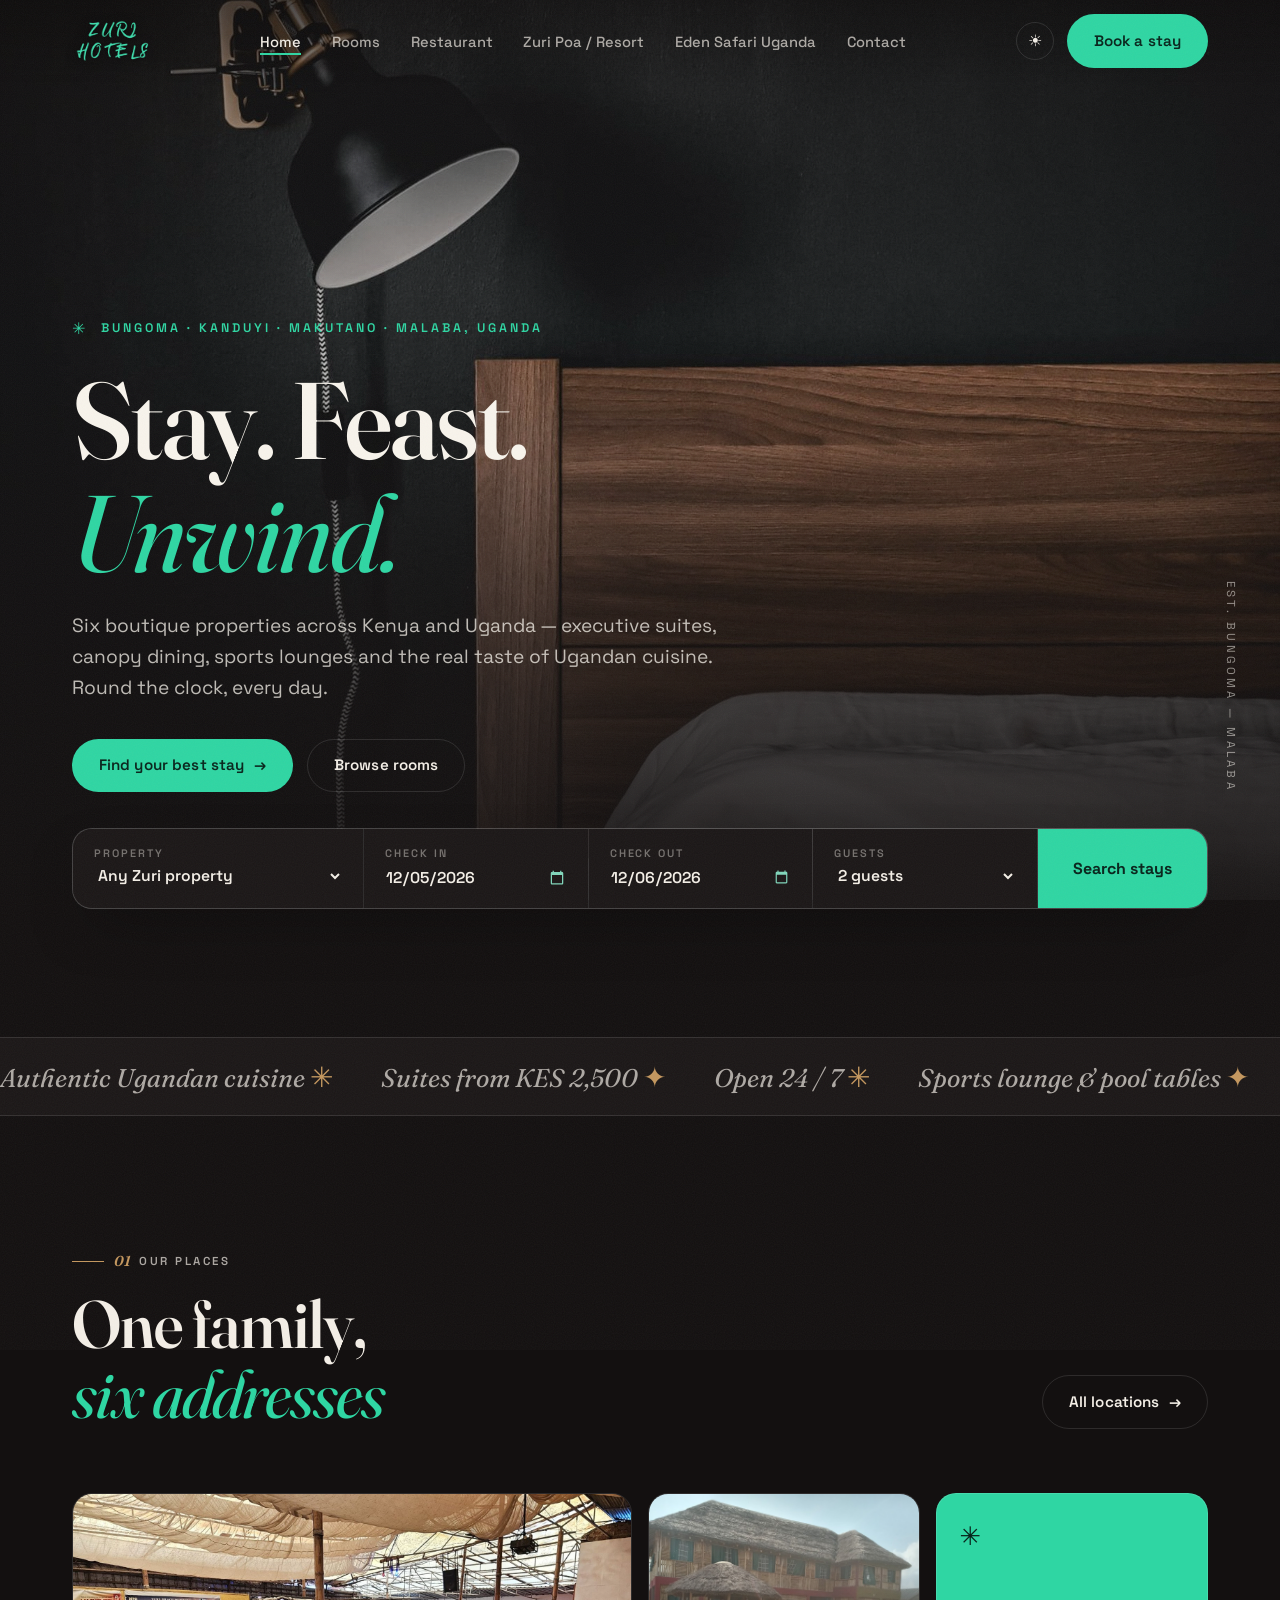
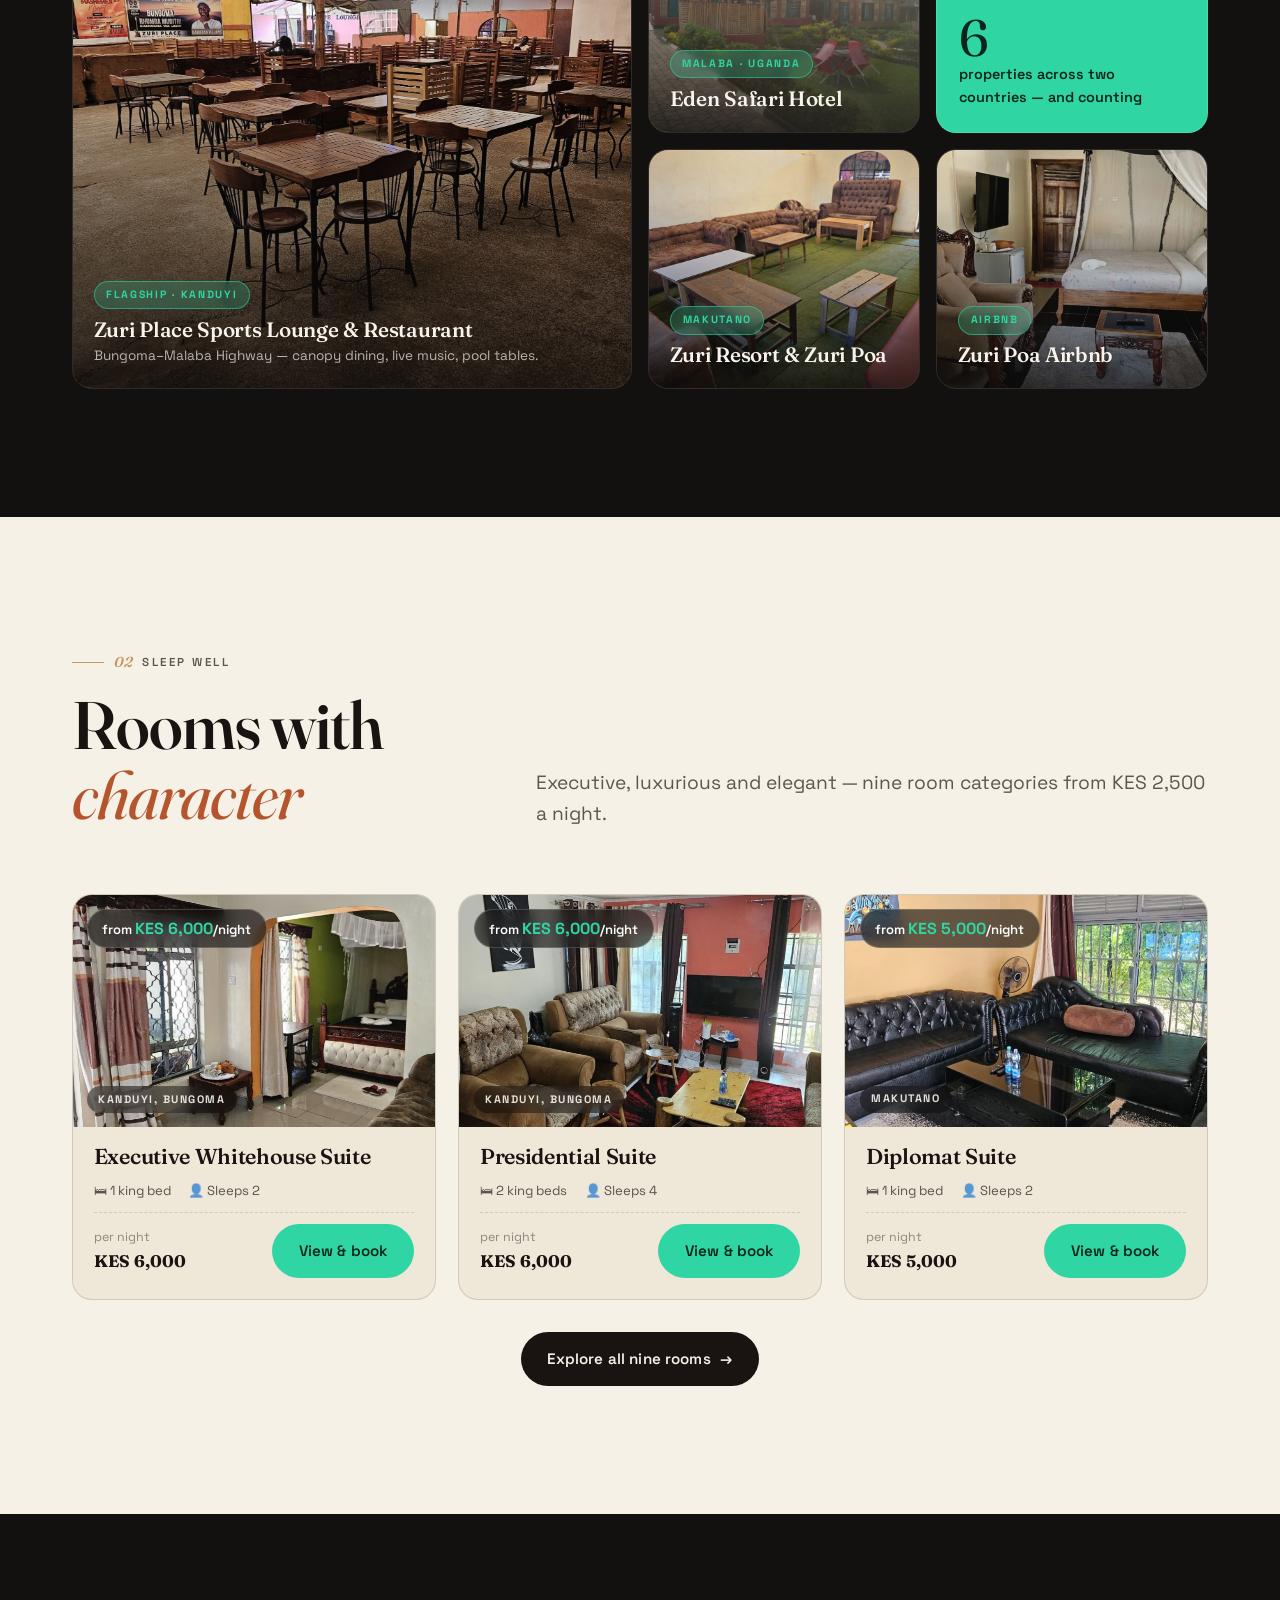
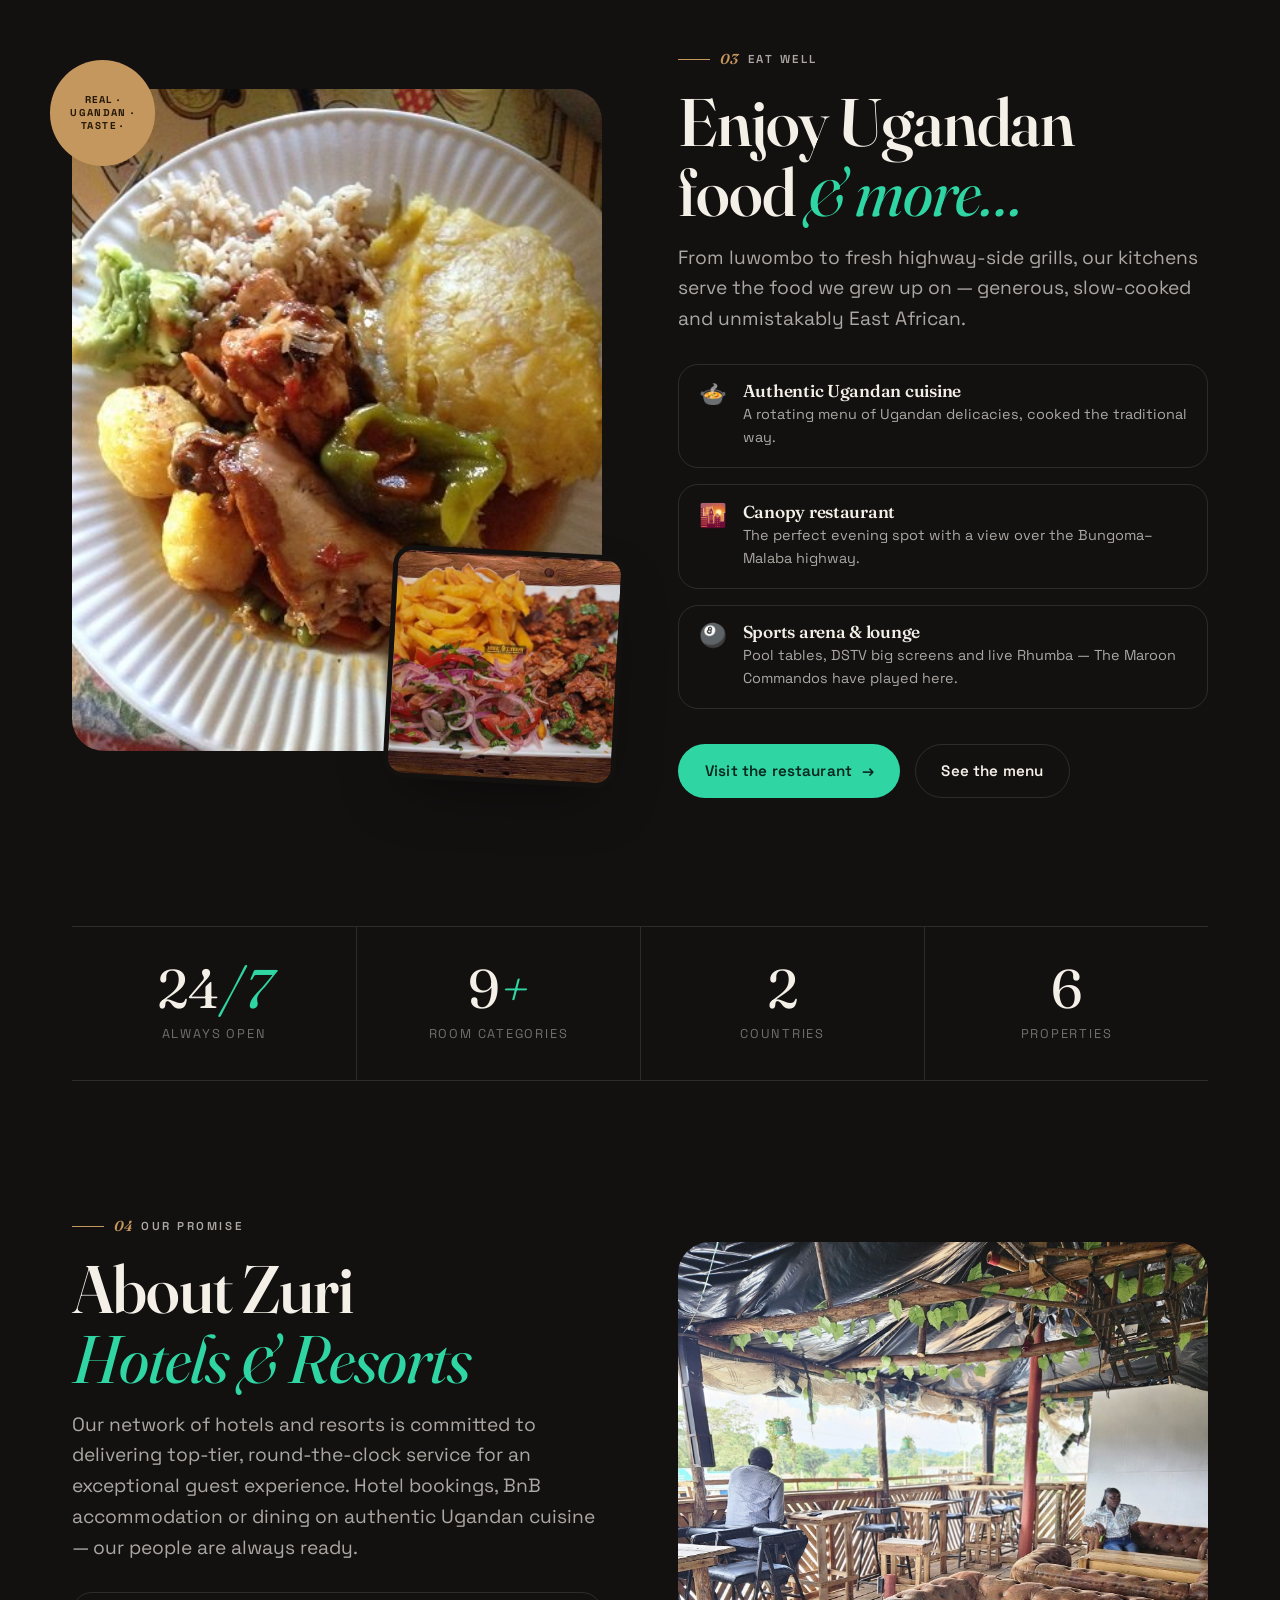
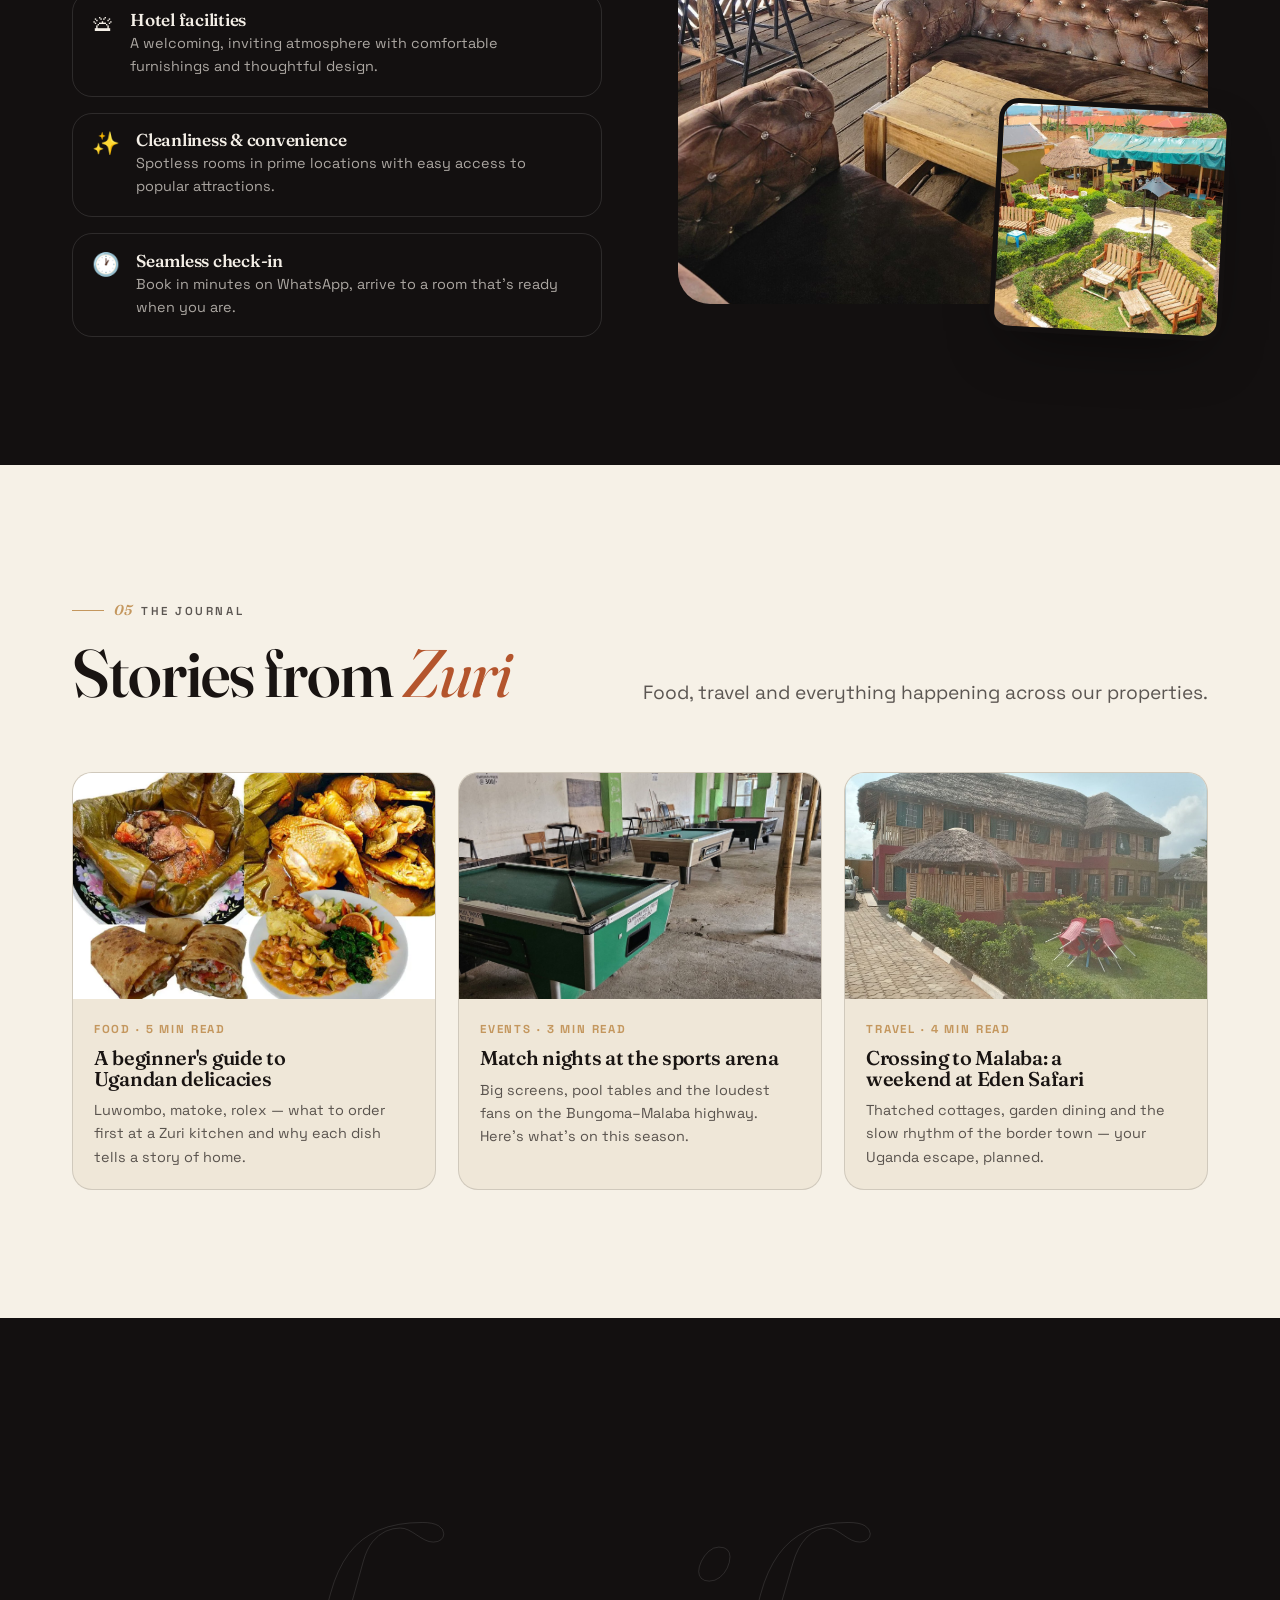
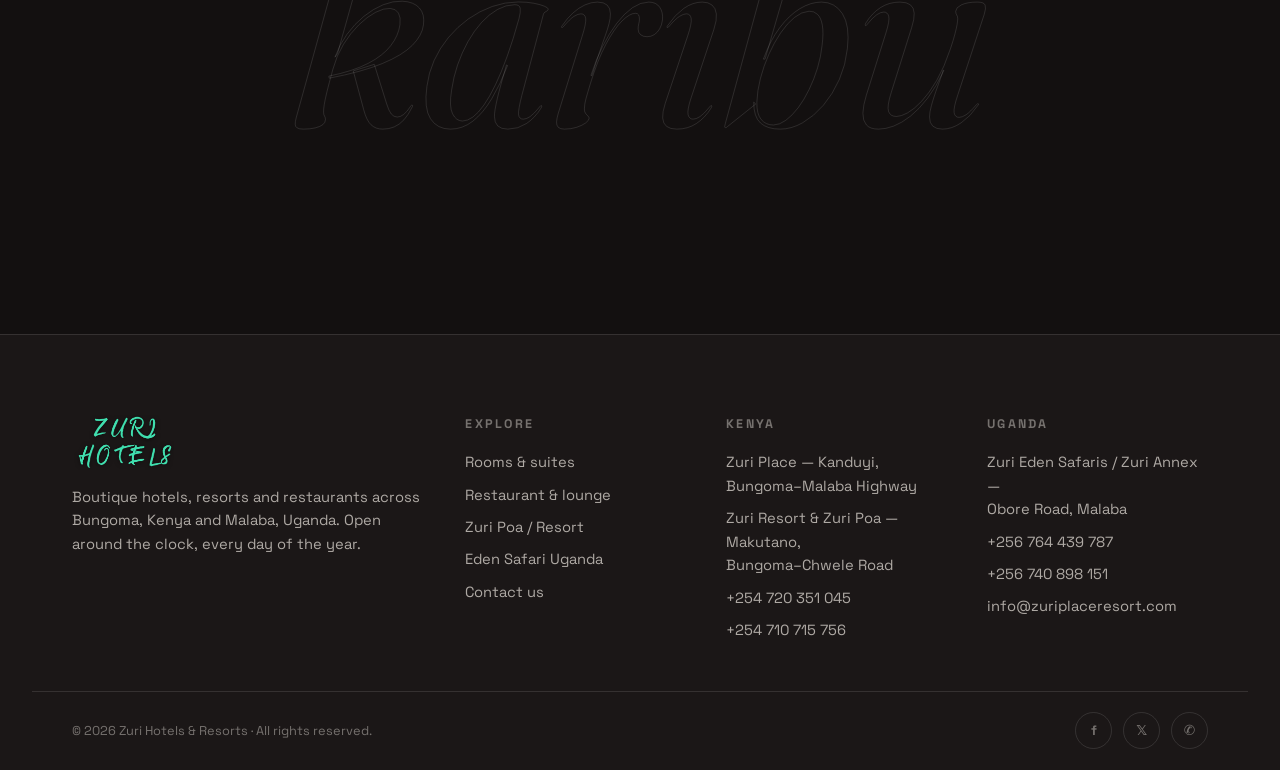
<file: index.html>
<!DOCTYPE html>
<html lang="en">
<head>
  <meta charset="UTF-8">
  <meta name="viewport" content="width=device-width, initial-scale=1.0">
  <title>Zuri Hotels &amp; Resorts — Stay. Feast. Unwind. | Bungoma &amp; Uganda</title>
  <meta name="description" content="Zuri Hotels & Resorts — boutique stays, authentic Ugandan cuisine and unforgettable experiences across Bungoma, Kenya and Malaba, Uganda. Book your stay from KES 2,500/night.">
  <meta property="og:title" content="Zuri Hotels & Resorts — Stay. Feast. Unwind.">
  <meta property="og:description" content="Boutique stays, Ugandan cuisine and round-the-clock service across Kenya & Uganda.">
  <meta property="og:image" content="assets/img/hero-dark-room.jpg">
  <link rel="icon" type="image/png" href="assets/img/logo.png">
  <link rel="preconnect" href="https://fonts.googleapis.com">
  <link rel="preconnect" href="https://fonts.gstatic.com" crossorigin>
  <link href="https://fonts.googleapis.com/css2?family=Fraunces:ital,opsz,wght@0,9..144,300..700;1,9..144,300..700&family=Space+Grotesk:wght@400..700&display=swap" rel="stylesheet">
  <link rel="stylesheet" href="assets/css/main.css">
</head>
<body>
  <a class="skip-link" href="#main">Skip to content</a>

  <header class="site-header">
    <nav class="nav wrap" aria-label="Primary">
      <a class="brand" href="/">
        <img src="assets/img/logo.png" alt="Zuri Hotels logo">
      </a>
      <ul class="nav-links">
        <li><a href="/" aria-current="page">Home</a></li>
        <li><a href="/rooms">Rooms</a></li>
        <li><a href="/restaurant">Restaurant</a></li>
        <li><a href="/resort">Zuri Poa / Resort</a></li>
        <li><a href="/safari">Eden Safari Uganda</a></li>
        <li><a href="/contact">Contact</a></li>
      </ul>
      <div class="nav-cta">
        <button class="theme-toggle" data-theme-toggle aria-label="Toggle theme">☀</button>
        <button class="btn btn-mint" data-book>Book a stay</button>
        <button class="nav-burger" aria-label="Menu" aria-expanded="false">
          <span></span><span></span><span></span>
        </button>
      </div>
    </nav>
  </header>

  <main id="main">
    <!-- ===== Hero ===== -->
    <section class="hero">
      <div class="hero-media">
        <img src="assets/img/hero-dark-room.jpg" alt="Moody suite interior with walnut headboard and brass reading lamp" fetchpriority="high">
      </div>
      <div class="wrap">
        <p class="hero-kicker">Bungoma · Kanduyi · Makutano · Malaba, Uganda</p>
        <h1 class="display-xl">Stay. Feast.<br><span class="serif-i">Unwind.</span></h1>
        <p class="lede">Six boutique properties across Kenya and Uganda — executive suites, canopy dining, sports lounges and the real taste of Ugandan cuisine. Round the clock, every day.</p>
        <div class="hero-actions">
          <button class="btn btn-mint" data-book>Find your best stay <span class="arr">→</span></button>
          <a class="btn btn-ghost" href="/rooms">Browse rooms</a>
        </div>
      </div>
      <span class="hero-meta">est. Bungoma — Malaba</span>
    </section>

    <!-- ===== Booking bar ===== -->
    <div class="wrap booking-bar">
      <form class="booking-bar-inner" data-booking-bar aria-label="Quick booking">
        <div class="bb-field">
          <label for="bb-loc">Property</label>
          <select id="bb-loc" name="location">
            <option value="">Any Zuri property</option>
            <option value="kanduyi">Zuri Place — Kanduyi</option>
            <option value="resort">Zuri Resort — Makutano</option>
            <option value="poa">Zuri Poa — Makutano</option>
            <option value="poa-airbnb">Zuri Poa Airbnb — Makutano</option>
            <option value="annex">Zuri Annex — Uganda</option>
            <option value="eden">Eden Safari Hotel — Uganda</option>
          </select>
        </div>
        <div class="bb-field">
          <label for="bb-in">Check in</label>
          <input id="bb-in" type="date" name="checkin">
        </div>
        <div class="bb-field">
          <label for="bb-out">Check out</label>
          <input id="bb-out" type="date" name="checkout">
        </div>
        <div class="bb-field">
          <label for="bb-guests">Guests</label>
          <select id="bb-guests" name="guests">
            <option value="1">1 guest</option>
            <option value="2" selected>2 guests</option>
            <option value="3">3 guests</option>
            <option value="4">4 guests</option>
            <option value="5">5+ guests</option>
          </select>
        </div>
        <button class="bb-submit" type="submit">Search stays</button>
      </form>
    </div>

    <!-- ===== Marquee ===== -->
    <div class="marquee section" style="padding-block:1rem; margin-top: var(--section);" aria-hidden="true">
      <div class="marquee-track">
        <span>Authentic Ugandan cuisine <em>✳</em></span>
        <span>Suites from KES 2,500 <em>✦</em></span>
        <span>Open 24 / 7 <em>✳</em></span>
        <span>Sports lounge &amp; pool tables <em>✦</em></span>
        <span>Live Rhumba nights <em>✳</em></span>
        <span>Canopy dining with a view <em>✦</em></span>
      </div>
      <div class="marquee-track">
        <span>Authentic Ugandan cuisine <em>✳</em></span>
        <span>Suites from KES 2,500 <em>✦</em></span>
        <span>Open 24 / 7 <em>✳</em></span>
        <span>Sports lounge &amp; pool tables <em>✦</em></span>
        <span>Live Rhumba nights <em>✳</em></span>
        <span>Canopy dining with a view <em>✦</em></span>
      </div>
    </div>

    <!-- ===== Our places (bento) ===== -->
    <section class="section" id="places">
      <div class="wrap">
        <div class="section-head reveal">
          <div>
            <p class="eyebrow"><span class="no">01</span> Our places</p>
            <h2 class="display-l mt-1">One family,<br><span class="serif-i">six addresses</span></h2>
          </div>
          <a class="btn btn-ghost" href="/contact">All locations <span class="arr">→</span></a>
        </div>

        <div class="bento">
          <a class="bento-card span-2c span-2r reveal" href="/restaurant">
            <img src="assets/img/lounge-front.jpeg" alt="Zuri Place Kanduyi — draped canopy dining hall" loading="lazy">
            <div class="bento-body">
              <span class="tag">Flagship · Kanduyi</span>
              <h3>Zuri Place Sports Lounge &amp; Restaurant</h3>
              <p>Bungoma–Malaba Highway — canopy dining, live music, pool tables.</p>
            </div>
          </a>
          <a class="bento-card reveal" style="--rd:.08s" href="/safari">
            <img src="assets/img/eden-uganda.jpg" alt="Zuri Eden Safari Hotel — thatched lodge in Uganda" loading="lazy">
            <div class="bento-body">
              <span class="tag">Malaba · Uganda</span>
              <h3>Eden Safari Hotel</h3>
            </div>
          </a>
          <div class="bento-card stat-card reveal" style="--rd:.16s">
            <span class="spark">✳</span>
            <div>
              <div class="big"><span data-count="6">0</span></div>
              <p>properties across two countries — and counting</p>
            </div>
          </div>
          <a class="bento-card reveal" style="--rd:.12s" href="/resort">
            <img src="assets/img/zuri-resort.jpeg" alt="Zuri Resort Makutano" loading="lazy">
            <div class="bento-body">
              <span class="tag">Makutano</span>
              <h3>Zuri Resort &amp; Zuri Poa</h3>
            </div>
          </a>
          <a class="bento-card reveal" style="--rd:.2s" href="/rooms">
            <img src="assets/img/room-airbnb.jpeg" alt="Zuri Airbnb apartment" loading="lazy">
            <div class="bento-body">
              <span class="tag">Airbnb</span>
              <h3>Zuri Poa Airbnb</h3>
            </div>
          </a>
        </div>
      </div>
    </section>

    <!-- ===== Rooms preview ===== -->
    <section class="section paper-section">
      <div class="wrap">
        <div class="section-head reveal">
          <div>
            <p class="eyebrow"><span class="no">02</span> Sleep well</p>
            <h2 class="display-l mt-1">Rooms with<br><span class="serif-i" style="color:var(--clay)">character</span></h2>
          </div>
          <p class="lede">Executive, luxurious and elegant — nine room categories from KES 2,500 a night.</p>
        </div>
        <div class="rooms-grid" data-rooms-grid data-limit="3" id="home-rooms"></div>
        <div class="center mt-2">
          <a class="btn btn-ink" href="/rooms">Explore all nine rooms <span class="arr">→</span></a>
        </div>
      </div>
    </section>

    <!-- ===== Dining ===== -->
    <section class="section">
      <div class="wrap split">
        <div class="split-media reveal">
          <span class="stamp">Real · Ugandan · Taste ·</span>
          <img class="main-img" src="assets/img/food-ugandan.jpg" alt="Traditional Ugandan platter" loading="lazy">
          <img class="float-img" src="assets/img/food-1.jpeg" alt="Chef's plate at Zuri Place" loading="lazy">
        </div>
        <div class="reveal" style="--rd:.1s">
          <p class="eyebrow"><span class="no">03</span> Eat well</p>
          <h2 class="display-l mt-1">Enjoy Ugandan food <span class="serif-i">&amp; more…</span></h2>
          <p class="lede mt-1">From luwombo to fresh highway-side grills, our kitchens serve the food we grew up on — generous, slow-cooked and unmistakably East African.</p>
          <div class="feature-list">
            <div class="feature-item">
              <span class="ico">🍲</span>
              <div>
                <h3>Authentic Ugandan cuisine</h3>
                <p>A rotating menu of Ugandan delicacies, cooked the traditional way.</p>
              </div>
            </div>
            <div class="feature-item">
              <span class="ico">🌇</span>
              <div>
                <h3>Canopy restaurant</h3>
                <p>The perfect evening spot with a view over the Bungoma–Malaba highway.</p>
              </div>
            </div>
            <div class="feature-item">
              <span class="ico">🎱</span>
              <div>
                <h3>Sports arena &amp; lounge</h3>
                <p>Pool tables, DSTV big screens and live Rhumba — The Maroon Commandos have played here.</p>
              </div>
            </div>
          </div>
          <div class="hero-actions">
            <a class="btn btn-mint" href="/restaurant">Visit the restaurant <span class="arr">→</span></a>
            <a class="btn btn-ghost" href="assets/img/menu.png" target="_blank" rel="noopener">See the menu</a>
          </div>
        </div>
      </div>
    </section>

    <!-- ===== Stats ===== -->
    <section aria-label="Zuri in numbers">
      <div class="wrap">
        <div class="stats-strip reveal">
          <div class="stat"><div class="n"><span data-count="24">0</span><em>/7</em></div><p>Always open</p></div>
          <div class="stat"><div class="n"><span data-count="9">0</span><em>+</em></div><p>Room categories</p></div>
          <div class="stat"><div class="n"><span data-count="2">0</span></div><p>Countries</p></div>
          <div class="stat"><div class="n"><span data-count="6">0</span></div><p>Properties</p></div>
        </div>
      </div>
    </section>

    <!-- ===== About ===== -->
    <section class="section">
      <div class="wrap split rev">
        <div class="split-media reveal">
          <img class="main-img" src="assets/img/canopy.jpeg" alt="Rooftop lounge with chesterfield sofas and countryside views" loading="lazy">
          <img class="float-img" src="assets/img/gallery-1.jpeg" alt="Zuri hospitality" loading="lazy">
        </div>
        <div class="reveal" style="--rd:.1s">
          <p class="eyebrow"><span class="no">04</span> Our promise</p>
          <h2 class="display-l mt-1">About Zuri <span class="serif-i">Hotels &amp; Resorts</span></h2>
          <p class="lede mt-1">Our network of hotels and resorts is committed to delivering top-tier, round-the-clock service for an exceptional guest experience. Hotel bookings, BnB accommodation or dining on authentic Ugandan cuisine — our people are always ready.</p>
          <div class="feature-list">
            <div class="feature-item">
              <span class="ico">🛎</span>
              <div>
                <h3>Hotel facilities</h3>
                <p>A welcoming, inviting atmosphere with comfortable furnishings and thoughtful design.</p>
              </div>
            </div>
            <div class="feature-item">
              <span class="ico">✨</span>
              <div>
                <h3>Cleanliness &amp; convenience</h3>
                <p>Spotless rooms in prime locations with easy access to popular attractions.</p>
              </div>
            </div>
            <div class="feature-item">
              <span class="ico">🕐</span>
              <div>
                <h3>Seamless check-in</h3>
                <p>Book in minutes on WhatsApp, arrive to a room that's ready when you are.</p>
              </div>
            </div>
          </div>
        </div>
      </div>
    </section>

    <!-- ===== Journal ===== -->
    <section class="section paper-section">
      <div class="wrap">
        <div class="section-head reveal">
          <div>
            <p class="eyebrow"><span class="no">05</span> The journal</p>
            <h2 class="display-l mt-1">Stories from <span class="serif-i" style="color:var(--clay)">Zuri</span></h2>
          </div>
          <p class="lede">Food, travel and everything happening across our properties.</p>
        </div>
        <div class="journal-grid">
          <article class="post-card reveal">
            <div class="pm"><img src="assets/img/food-local.webp" alt="Local Ugandan foods" loading="lazy"></div>
            <div class="pb">
              <span class="meta">Food · 5 min read</span>
              <h3>A beginner's guide to Ugandan delicacies</h3>
              <p>Luwombo, matoke, rolex — what to order first at a Zuri kitchen and why each dish tells a story of home.</p>
            </div>
          </article>
          <article class="post-card reveal" style="--rd:.08s">
            <div class="pm"><img src="assets/img/sports-lounge.jpeg" alt="Sports lounge at Zuri Place" loading="lazy"></div>
            <div class="pb">
              <span class="meta">Events · 3 min read</span>
              <h3>Match nights at the sports arena</h3>
              <p>Big screens, pool tables and the loudest fans on the Bungoma–Malaba highway. Here's what's on this season.</p>
            </div>
          </article>
          <article class="post-card reveal" style="--rd:.16s">
            <div class="pm"><img src="assets/img/eden-uganda.jpg" alt="Eden Safari Hotel Uganda" loading="lazy"></div>
            <div class="pb">
              <span class="meta">Travel · 4 min read</span>
              <h3>Crossing to Malaba: a weekend at Eden Safari</h3>
              <p>Thatched cottages, garden dining and the slow rhythm of the border town — your Uganda escape, planned.</p>
            </div>
          </article>
        </div>
      </div>
    </section>

    <!-- ===== Big CTA ===== -->
    <section class="section big-cta">
      <span class="ghost-word" aria-hidden="true">karibu</span>
      <div class="wrap reveal">
        <p class="eyebrow" style="justify-content:center"><span class="no">06</span> Karibu sana</p>
        <h2 class="display-xl mt-1">Your table &amp; your room<br><span class="serif-i">are waiting</span></h2>
        <div class="hero-actions" style="justify-content:center">
          <button class="btn btn-mint" data-book>Book your stay <span class="arr">→</span></button>
          <a class="btn btn-ghost" href="https://wa.me/254720351045" target="_blank" rel="noopener">WhatsApp us</a>
        </div>
      </div>
    </section>
  </main>

  <!-- ===== Footer ===== -->
  <footer class="site-footer">
    <div class="wrap footer-grid">
      <div class="footer-brand">
        <img src="assets/img/logo.png" alt="Zuri Hotels logo">
        <p>Boutique hotels, resorts and restaurants across Bungoma, Kenya and Malaba, Uganda. Open around the clock, every day of the year.</p>
      </div>
      <div>
        <h4>Explore</h4>
        <ul>
          <li><a href="/rooms">Rooms &amp; suites</a></li>
          <li><a href="/restaurant">Restaurant &amp; lounge</a></li>
          <li><a href="/resort">Zuri Poa / Resort</a></li>
          <li><a href="/safari">Eden Safari Uganda</a></li>
          <li><a href="/contact">Contact us</a></li>
        </ul>
      </div>
      <div>
        <h4>Kenya</h4>
        <ul>
          <li>Zuri Place — Kanduyi,<br>Bungoma–Malaba Highway</li>
          <li>Zuri Resort &amp; Zuri Poa — Makutano,<br>Bungoma–Chwele Road</li>
          <li><a href="tel:+254720351045">+254 720 351 045</a></li>
          <li><a href="tel:+254710715756">+254 710 715 756</a></li>
        </ul>
      </div>
      <div>
        <h4>Uganda</h4>
        <ul>
          <li>Zuri Eden Safaris / Zuri Annex —<br>Obore Road, Malaba</li>
          <li><a href="tel:+256764439787">+256 764 439 787</a></li>
          <li><a href="tel:+256740898151">+256 740 898 151</a></li>
          <li><a href="mailto:info@zuriplaceresort.com">info@zuriplaceresort.com</a></li>
        </ul>
      </div>
    </div>
    <div class="wrap footer-bottom">
      <span>© <span data-year>2026</span> Zuri Hotels &amp; Resorts · All rights reserved.</span>
      <div class="socials">
        <a href="#" aria-label="Facebook">f</a>
        <a href="#" aria-label="X (Twitter)">𝕏</a>
        <a href="https://wa.me/254720351045" aria-label="WhatsApp" target="_blank" rel="noopener">✆</a>
      </div>
    </div>
  </footer>

  <script src="assets/js/main.js" defer></script>
  <script src="assets/js/booking.js" defer></script>
</body>
</html>
</file>
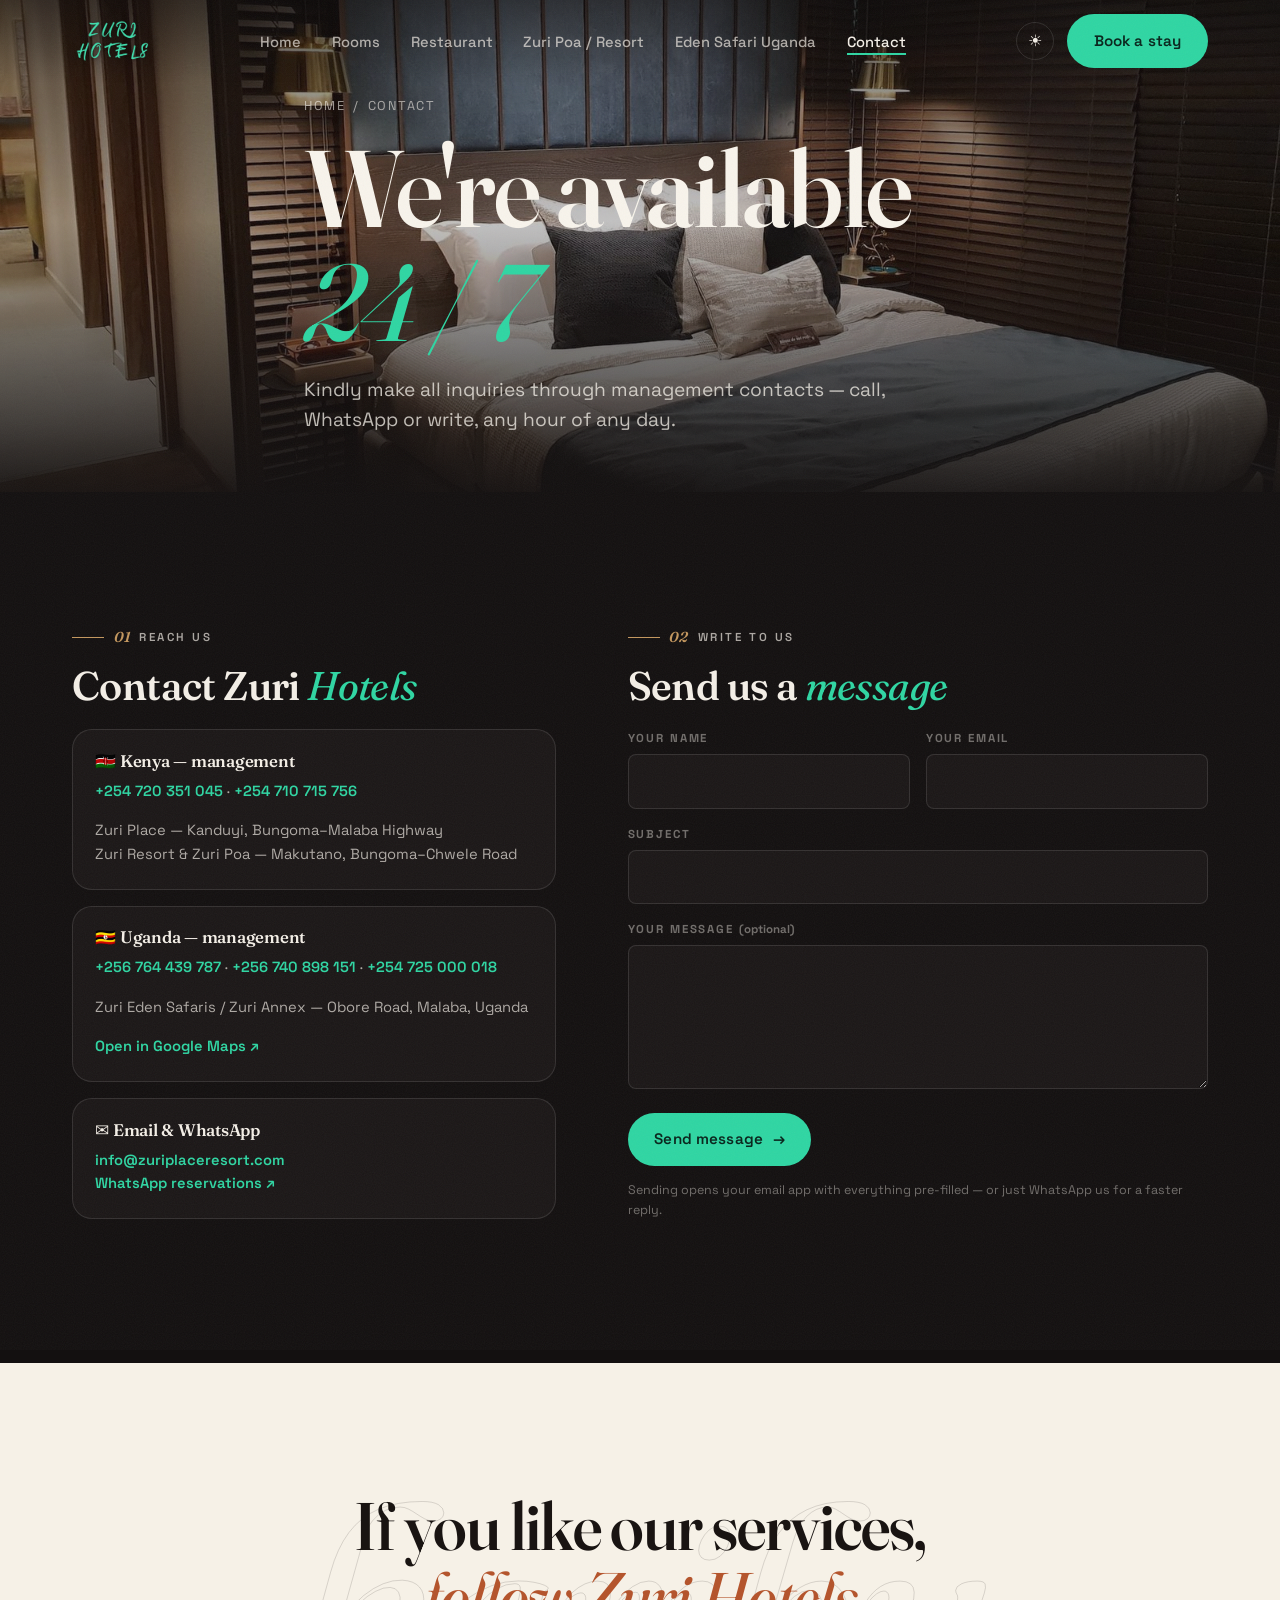
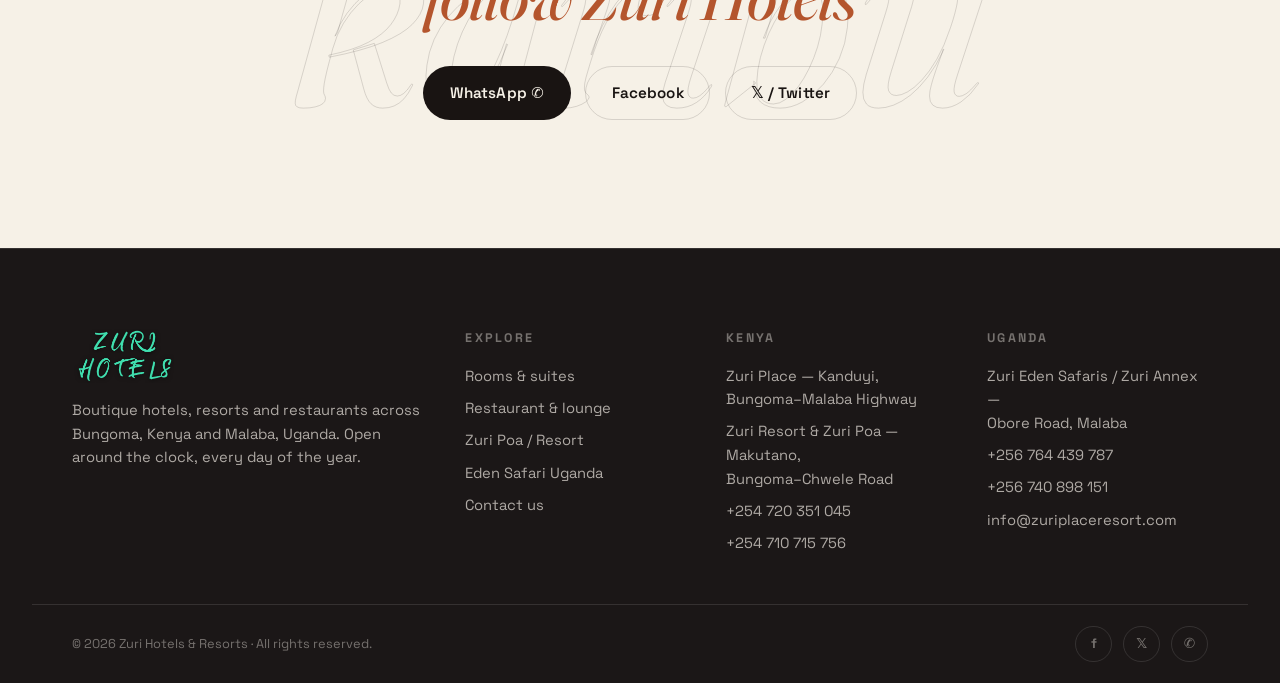
<file: contact.html>
<!DOCTYPE html>
<html lang="en">
<head>
  <meta charset="UTF-8">
  <meta name="viewport" content="width=device-width, initial-scale=1.0">
  <title>Contact Us — Zuri Hotels &amp; Resorts | Available 24/7</title>
  <meta name="description" content="Contact Zuri Hotels & Resorts — reservations and management in Kenya (+254 720 351 045) and Uganda (+256 764 439 787). We are available 24/7.">
  <link rel="icon" type="image/png" href="assets/img/logo.png">
  <link rel="preconnect" href="https://fonts.googleapis.com">
  <link rel="preconnect" href="https://fonts.gstatic.com" crossorigin>
  <link href="https://fonts.googleapis.com/css2?family=Fraunces:ital,opsz,wght@0,9..144,300..700;1,9..144,300..700&family=Space+Grotesk:wght@400..700&display=swap" rel="stylesheet">
  <link rel="stylesheet" href="assets/css/main.css">
</head>
<body>
  <a class="skip-link" href="#main">Skip to content</a>

  <header class="site-header">
    <nav class="nav wrap" aria-label="Primary">
      <a class="brand" href="/">
        <img src="assets/img/logo.png" alt="Zuri Hotels logo">
      </a>
      <ul class="nav-links">
        <li><a href="/">Home</a></li>
        <li><a href="/rooms">Rooms</a></li>
        <li><a href="/restaurant">Restaurant</a></li>
        <li><a href="/resort">Zuri Poa / Resort</a></li>
        <li><a href="/safari">Eden Safari Uganda</a></li>
        <li><a href="/contact" aria-current="page">Contact</a></li>
      </ul>
      <div class="nav-cta">
        <button class="theme-toggle" data-theme-toggle aria-label="Toggle theme">☀</button>
        <button class="btn btn-mint" data-book>Book a stay</button>
        <button class="nav-burger" aria-label="Menu" aria-expanded="false">
          <span></span><span></span><span></span>
        </button>
      </div>
    </nav>
  </header>

  <main id="main">
    <section class="page-hero" style="min-height:52svh">
      <div class="hero-media">
        <img src="assets/img/interior-warm.jpg" alt="Warm hotel interior" fetchpriority="high">
      </div>
      <div class="wrap">
        <nav class="crumbs" aria-label="Breadcrumb"><a href="/">Home</a><span>/</span><span>Contact</span></nav>
        <h1 class="display-xl">We're available<br><span class="serif-i">24 / 7</span></h1>
        <p class="lede mt-1" style="color:rgba(248,244,236,.75)">Kindly make all inquiries through management contacts — call, WhatsApp or write, any hour of any day.</p>
      </div>
    </section>

    <section class="section">
      <div class="wrap contact-grid">
        <div class="reveal">
          <p class="eyebrow"><span class="no">01</span> Reach us</p>
          <h2 class="display-m mt-1" style="margin-bottom:1.4rem">Contact Zuri <span class="serif-i">Hotels</span></h2>

          <div class="contact-card">
            <h3>🇰🇪 Kenya — management</h3>
            <p><a href="tel:+254720351045">+254 720 351 045</a> · <a href="tel:+254710715756">+254 710 715 756</a></p>
            <p class="mt-1">Zuri Place — Kanduyi, Bungoma–Malaba Highway<br>Zuri Resort &amp; Zuri Poa — Makutano, Bungoma–Chwele Road</p>
          </div>

          <div class="contact-card">
            <h3>🇺🇬 Uganda — management</h3>
            <p><a href="tel:+256764439787">+256 764 439 787</a> · <a href="tel:+256740898151">+256 740 898 151</a> · <a href="tel:+254725000018">+254 725 000 018</a></p>
            <p class="mt-1">Zuri Eden Safaris / Zuri Annex — Obore Road, Malaba, Uganda</p>
            <p class="mt-1"><a href="https://maps.google.com/?q=Zuri+Eden+Safari+Hotel+Malaba+Uganda" target="_blank" rel="noopener">Open in Google Maps ↗</a></p>
          </div>

          <div class="contact-card">
            <h3>✉ Email &amp; WhatsApp</h3>
            <p><a href="mailto:info@zuriplaceresort.com">info@zuriplaceresort.com</a></p>
            <p><a href="https://wa.me/254720351045" target="_blank" rel="noopener">WhatsApp reservations ↗</a></p>
          </div>
        </div>

        <div class="reveal" style="--rd:.1s">
          <p class="eyebrow"><span class="no">02</span> Write to us</p>
          <h2 class="display-m mt-1" style="margin-bottom:1.4rem">Send us a <span class="serif-i">message</span></h2>
          <form class="form-grid" data-contact-form>
            <div class="field">
              <label for="cf-name">Your name</label>
              <input id="cf-name" name="name" type="text" autocomplete="name" required>
            </div>
            <div class="field">
              <label for="cf-email">Your email</label>
              <input id="cf-email" name="email" type="email" autocomplete="email" required>
            </div>
            <div class="field full">
              <label for="cf-subject">Subject</label>
              <input id="cf-subject" name="subject" type="text" required>
            </div>
            <div class="field full">
              <label for="cf-msg">Your message <span style="text-transform:none;letter-spacing:0">(optional)</span></label>
              <textarea id="cf-msg" name="message"></textarea>
            </div>
            <div class="full">
              <button class="btn btn-mint" type="submit">Send message <span class="arr">→</span></button>
              <p class="bk-note" style="text-align:left">Sending opens your email app with everything pre-filled — or just WhatsApp us for a faster reply.</p>
            </div>
          </form>
        </div>
      </div>
    </section>

    <section class="section big-cta paper-section">
      <span class="ghost-word" aria-hidden="true">karibu</span>
      <div class="wrap reveal">
        <h2 class="display-l">If you like our services,<br><span class="serif-i" style="color:var(--clay)">follow Zuri Hotels</span></h2>
        <div class="hero-actions" style="justify-content:center">
          <a class="btn btn-ink" href="https://wa.me/254720351045" target="_blank" rel="noopener">WhatsApp ✆</a>
          <a class="btn btn-ghost" href="#" aria-label="Facebook">Facebook</a>
          <a class="btn btn-ghost" href="#" aria-label="X (Twitter)">𝕏 / Twitter</a>
        </div>
      </div>
    </section>
  </main>

  <footer class="site-footer">
    <div class="wrap footer-grid">
      <div class="footer-brand">
        <img src="assets/img/logo.png" alt="Zuri Hotels logo">
        <p>Boutique hotels, resorts and restaurants across Bungoma, Kenya and Malaba, Uganda. Open around the clock, every day of the year.</p>
      </div>
      <div>
        <h4>Explore</h4>
        <ul>
          <li><a href="/rooms">Rooms &amp; suites</a></li>
          <li><a href="/restaurant">Restaurant &amp; lounge</a></li>
          <li><a href="/resort">Zuri Poa / Resort</a></li>
          <li><a href="/safari">Eden Safari Uganda</a></li>
          <li><a href="/contact">Contact us</a></li>
        </ul>
      </div>
      <div>
        <h4>Kenya</h4>
        <ul>
          <li>Zuri Place — Kanduyi,<br>Bungoma–Malaba Highway</li>
          <li>Zuri Resort &amp; Zuri Poa — Makutano,<br>Bungoma–Chwele Road</li>
          <li><a href="tel:+254720351045">+254 720 351 045</a></li>
          <li><a href="tel:+254710715756">+254 710 715 756</a></li>
        </ul>
      </div>
      <div>
        <h4>Uganda</h4>
        <ul>
          <li>Zuri Eden Safaris / Zuri Annex —<br>Obore Road, Malaba</li>
          <li><a href="tel:+256764439787">+256 764 439 787</a></li>
          <li><a href="tel:+256740898151">+256 740 898 151</a></li>
          <li><a href="mailto:info@zuriplaceresort.com">info@zuriplaceresort.com</a></li>
        </ul>
      </div>
    </div>
    <div class="wrap footer-bottom">
      <span>© <span data-year>2026</span> Zuri Hotels &amp; Resorts · All rights reserved.</span>
      <div class="socials">
        <a href="#" aria-label="Facebook">f</a>
        <a href="#" aria-label="X (Twitter)">𝕏</a>
        <a href="https://wa.me/254720351045" aria-label="WhatsApp" target="_blank" rel="noopener">✆</a>
      </div>
    </div>
  </footer>

  <script src="assets/js/main.js" defer></script>
  <script src="assets/js/booking.js" defer></script>
  <script>
    // Contact form → pre-filled email (static site, no backend required)
    document.querySelector("[data-contact-form]").addEventListener("submit", function (e) {
      e.preventDefault();
      const f = new FormData(this);
      const body = `From: ${f.get("name")} <${f.get("email")}>\n\n${f.get("message") || ""}`;
      location.href = "mailto:info@zuriplaceresort.com?subject=" +
        encodeURIComponent(f.get("subject")) + "&body=" + encodeURIComponent(body);
    });
  </script>
</body>
</html>
</file>
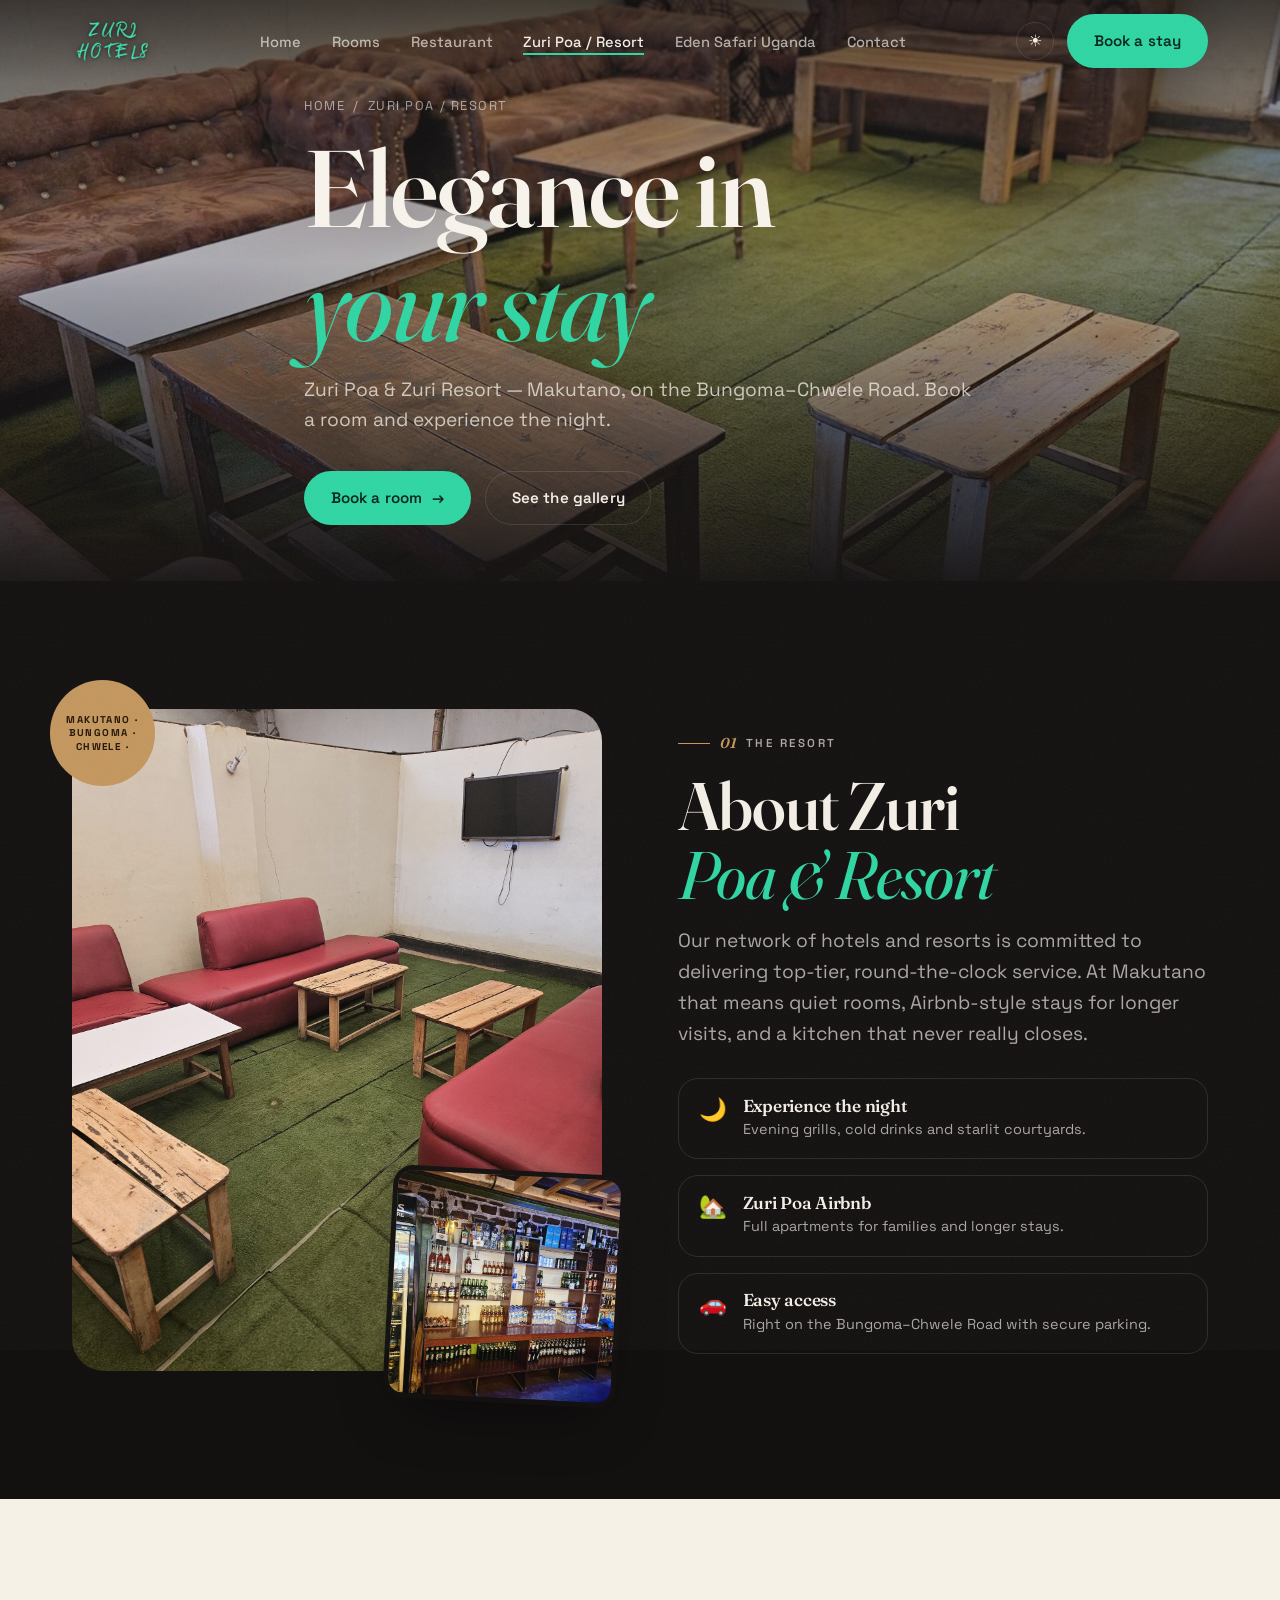
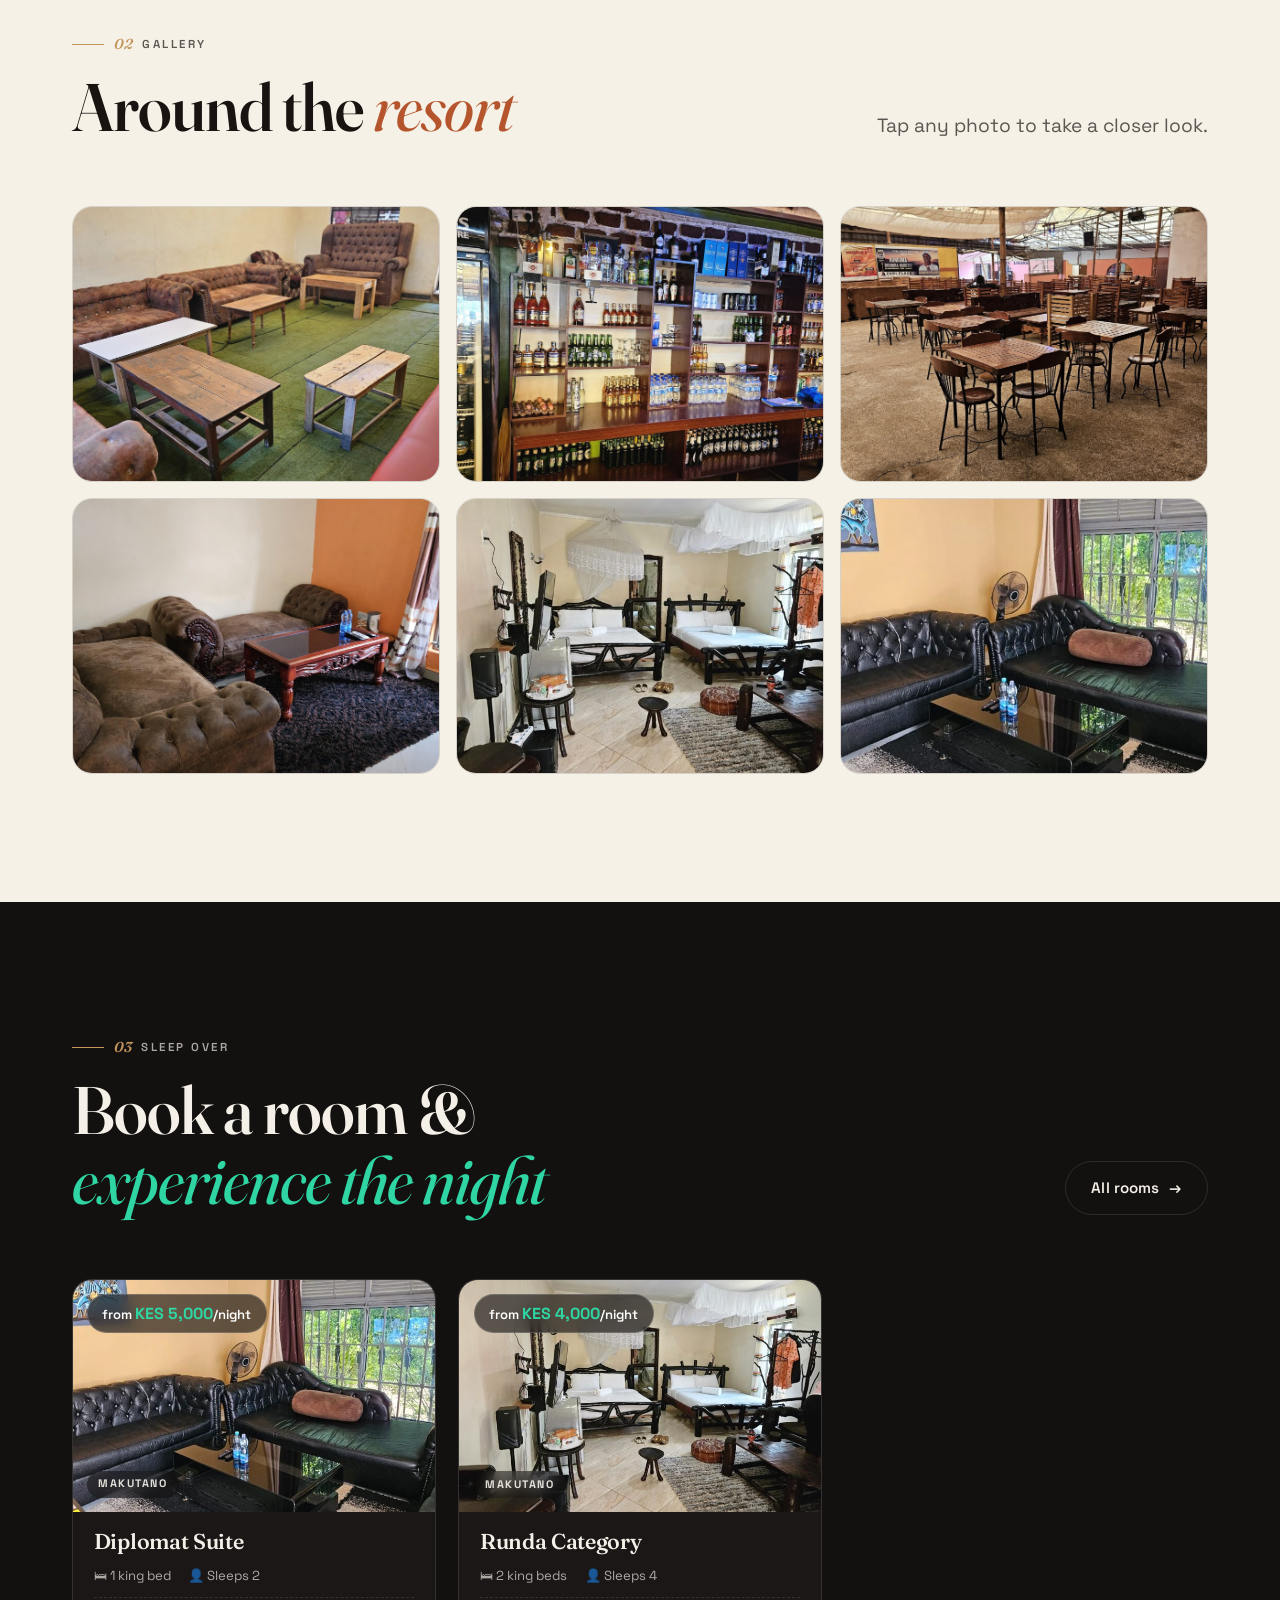
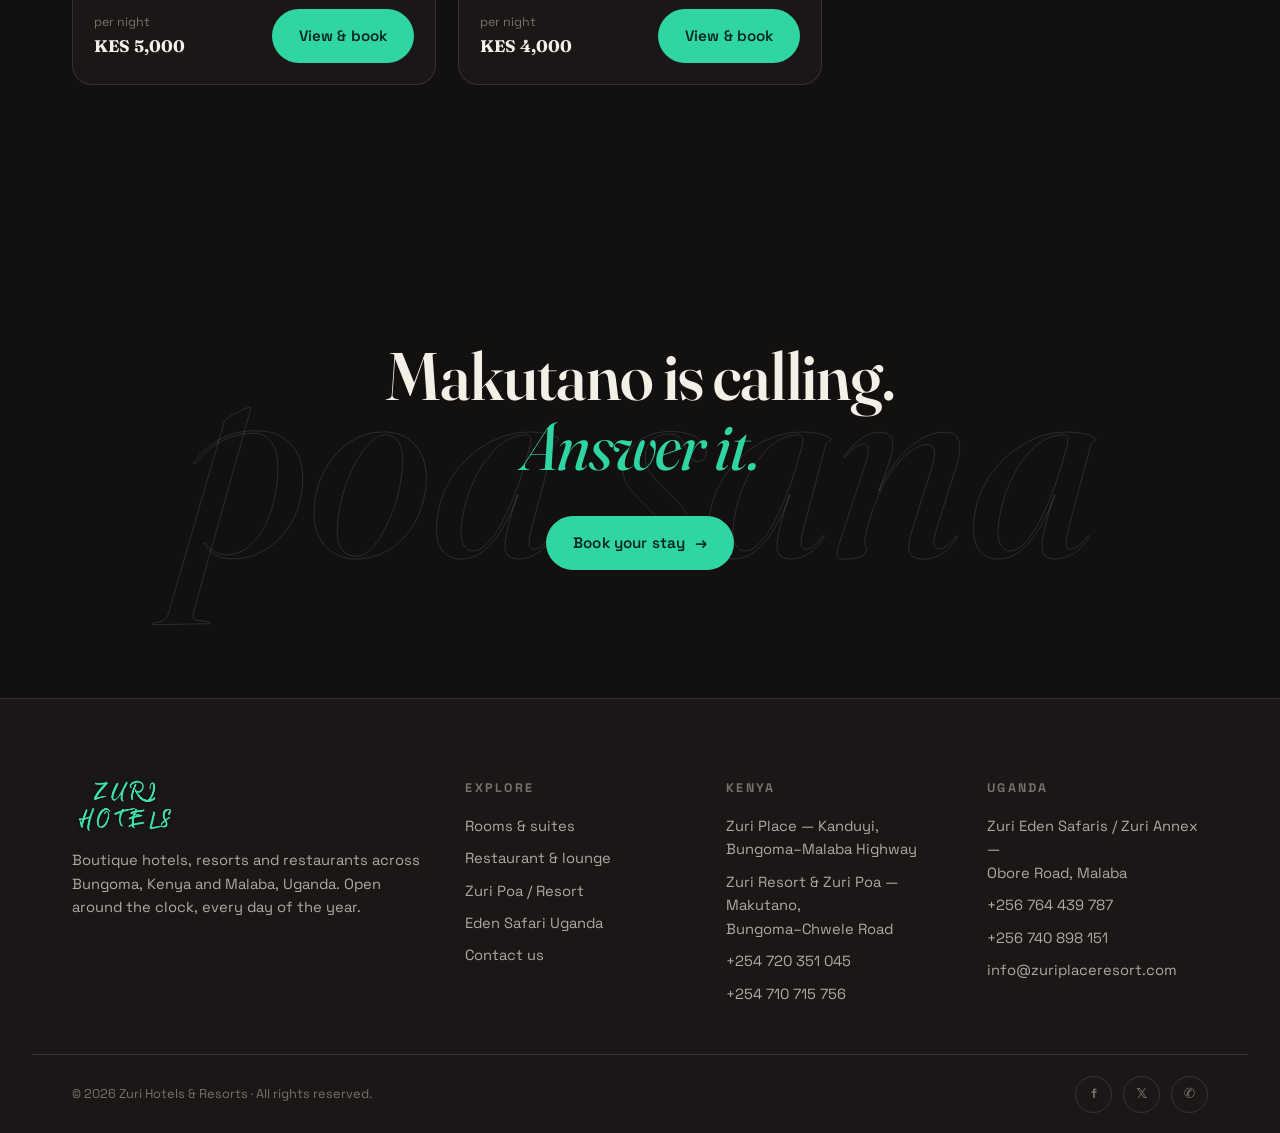
<file: resort.html>
<!DOCTYPE html>
<html lang="en">
<head>
  <meta charset="UTF-8">
  <meta name="viewport" content="width=device-width, initial-scale=1.0">
  <title>Zuri Poa &amp; Zuri Resort — Makutano, Bungoma-Chwele Road</title>
  <meta name="description" content="Elegance in your stay — Zuri Poa and Zuri Resort at Makutano on the Bungoma–Chwele Road. Rooms, Airbnb stays and round-the-clock service.">
  <link rel="icon" type="image/png" href="assets/img/logo.png">
  <link rel="preconnect" href="https://fonts.googleapis.com">
  <link rel="preconnect" href="https://fonts.gstatic.com" crossorigin>
  <link href="https://fonts.googleapis.com/css2?family=Fraunces:ital,opsz,wght@0,9..144,300..700;1,9..144,300..700&family=Space+Grotesk:wght@400..700&display=swap" rel="stylesheet">
  <link rel="stylesheet" href="assets/css/main.css">
</head>
<body>
  <a class="skip-link" href="#main">Skip to content</a>

  <header class="site-header">
    <nav class="nav wrap" aria-label="Primary">
      <a class="brand" href="/">
        <img src="assets/img/logo.png" alt="Zuri Hotels logo">
      </a>
      <ul class="nav-links">
        <li><a href="/">Home</a></li>
        <li><a href="/rooms">Rooms</a></li>
        <li><a href="/restaurant">Restaurant</a></li>
        <li><a href="/resort" aria-current="page">Zuri Poa / Resort</a></li>
        <li><a href="/safari">Eden Safari Uganda</a></li>
        <li><a href="/contact">Contact</a></li>
      </ul>
      <div class="nav-cta">
        <button class="theme-toggle" data-theme-toggle aria-label="Toggle theme">☀</button>
        <button class="btn btn-mint" data-book>Book a stay</button>
        <button class="nav-burger" aria-label="Menu" aria-expanded="false">
          <span></span><span></span><span></span>
        </button>
      </div>
    </nav>
  </header>

  <main id="main">
    <section class="page-hero">
      <div class="hero-media">
        <img src="assets/img/zuri-resort.jpeg" alt="Zuri Resort at Makutano" fetchpriority="high">
      </div>
      <div class="wrap">
        <nav class="crumbs" aria-label="Breadcrumb"><a href="/">Home</a><span>/</span><span>Zuri Poa / Resort</span></nav>
        <h1 class="display-xl">Elegance in<br><span class="serif-i">your stay</span></h1>
        <p class="lede mt-1" style="color:rgba(248,244,236,.75)">Zuri Poa &amp; Zuri Resort — Makutano, on the Bungoma–Chwele Road. Book a room and experience the night.</p>
        <div class="hero-actions">
          <button class="btn btn-mint" data-book>Book a room <span class="arr">→</span></button>
          <a class="btn btn-ghost" href="#gallery">See the gallery</a>
        </div>
      </div>
    </section>

    <!-- About -->
    <section class="section">
      <div class="wrap split">
        <div class="split-media reveal">
          <span class="stamp">Makutano · Bungoma · Chwele ·</span>
          <img class="main-img" src="assets/img/zuri-resort-2.jpeg" alt="Zuri Resort grounds" loading="lazy">
          <img class="float-img" src="assets/img/zuri-day.jpeg" alt="Zuri Resort by day" loading="lazy">
        </div>
        <div class="reveal" style="--rd:.1s">
          <p class="eyebrow"><span class="no">01</span> The resort</p>
          <h2 class="display-l mt-1">About Zuri <span class="serif-i">Poa &amp; Resort</span></h2>
          <p class="lede mt-1">Our network of hotels and resorts is committed to delivering top-tier, round-the-clock service. At Makutano that means quiet rooms, Airbnb-style stays for longer visits, and a kitchen that never really closes.</p>
          <div class="feature-list">
            <div class="feature-item"><span class="ico">🌙</span><div><h3>Experience the night</h3><p>Evening grills, cold drinks and starlit courtyards.</p></div></div>
            <div class="feature-item"><span class="ico">🏡</span><div><h3>Zuri Poa Airbnb</h3><p>Full apartments for families and longer stays.</p></div></div>
            <div class="feature-item"><span class="ico">🚗</span><div><h3>Easy access</h3><p>Right on the Bungoma–Chwele Road with secure parking.</p></div></div>
          </div>
        </div>
      </div>
    </section>

    <!-- Gallery -->
    <section class="section paper-section" id="gallery">
      <div class="wrap">
        <div class="section-head reveal">
          <div>
            <p class="eyebrow"><span class="no">02</span> Gallery</p>
            <h2 class="display-l mt-1">Around the <span class="serif-i" style="color:var(--clay)">resort</span></h2>
          </div>
          <p class="lede">Tap any photo to take a closer look.</p>
        </div>
        <div class="gallery-grid">
          <figure class="reveal"><img src="assets/img/zuri-resort.jpeg" alt="Resort exterior" loading="lazy"><figcaption>The resort</figcaption></figure>
          <figure class="reveal" style="--rd:.06s"><img src="assets/img/zuri-day.jpeg" alt="Resort grounds by day" loading="lazy"><figcaption>By day</figcaption></figure>
          <figure class="reveal" style="--rd:.12s"><img src="assets/img/zuri-day-2.jpeg" alt="Resort courtyard" loading="lazy"><figcaption>The courtyard</figcaption></figure>
          <figure class="reveal"><img src="assets/img/tuti.jpeg" alt="Suite lounge" loading="lazy"><figcaption>Suite lounge</figcaption></figure>
          <figure class="reveal" style="--rd:.06s"><img src="assets/img/room-runda.jpeg" alt="Runda category room" loading="lazy"><figcaption>Runda category</figcaption></figure>
          <figure class="reveal" style="--rd:.12s"><img src="assets/img/room-diplomat.jpeg" alt="Diplomat suite" loading="lazy"><figcaption>Diplomat suite</figcaption></figure>
        </div>
      </div>
    </section>

    <!-- Rooms -->
    <section class="section">
      <div class="wrap">
        <div class="section-head reveal">
          <div>
            <p class="eyebrow"><span class="no">03</span> Sleep over</p>
            <h2 class="display-l mt-1">Book a room &amp;<br><span class="serif-i">experience the night</span></h2>
          </div>
          <a class="btn btn-ghost" href="/rooms">All rooms <span class="arr">→</span></a>
        </div>
        <div class="rooms-grid" data-rooms-grid data-loc="resort" id="resort-rooms"></div>
      </div>
    </section>

    <section class="section big-cta">
      <span class="ghost-word" aria-hidden="true">poa sana</span>
      <div class="wrap reveal">
        <h2 class="display-l">Makutano is calling.<br><span class="serif-i">Answer it.</span></h2>
        <div class="hero-actions" style="justify-content:center">
          <button class="btn btn-mint" data-book>Book your stay <span class="arr">→</span></button>
        </div>
      </div>
    </section>
  </main>

  <footer class="site-footer">
    <div class="wrap footer-grid">
      <div class="footer-brand">
        <img src="assets/img/logo.png" alt="Zuri Hotels logo">
        <p>Boutique hotels, resorts and restaurants across Bungoma, Kenya and Malaba, Uganda. Open around the clock, every day of the year.</p>
      </div>
      <div>
        <h4>Explore</h4>
        <ul>
          <li><a href="/rooms">Rooms &amp; suites</a></li>
          <li><a href="/restaurant">Restaurant &amp; lounge</a></li>
          <li><a href="/resort">Zuri Poa / Resort</a></li>
          <li><a href="/safari">Eden Safari Uganda</a></li>
          <li><a href="/contact">Contact us</a></li>
        </ul>
      </div>
      <div>
        <h4>Kenya</h4>
        <ul>
          <li>Zuri Place — Kanduyi,<br>Bungoma–Malaba Highway</li>
          <li>Zuri Resort &amp; Zuri Poa — Makutano,<br>Bungoma–Chwele Road</li>
          <li><a href="tel:+254720351045">+254 720 351 045</a></li>
          <li><a href="tel:+254710715756">+254 710 715 756</a></li>
        </ul>
      </div>
      <div>
        <h4>Uganda</h4>
        <ul>
          <li>Zuri Eden Safaris / Zuri Annex —<br>Obore Road, Malaba</li>
          <li><a href="tel:+256764439787">+256 764 439 787</a></li>
          <li><a href="tel:+256740898151">+256 740 898 151</a></li>
          <li><a href="mailto:info@zuriplaceresort.com">info@zuriplaceresort.com</a></li>
        </ul>
      </div>
    </div>
    <div class="wrap footer-bottom">
      <span>© <span data-year>2026</span> Zuri Hotels &amp; Resorts · All rights reserved.</span>
      <div class="socials">
        <a href="#" aria-label="Facebook">f</a>
        <a href="#" aria-label="X (Twitter)">𝕏</a>
        <a href="https://wa.me/254720351045" aria-label="WhatsApp" target="_blank" rel="noopener">✆</a>
      </div>
    </div>
  </footer>

  <script src="assets/js/main.js" defer></script>
  <script src="assets/js/booking.js" defer></script>
</body>
</html>
</file>
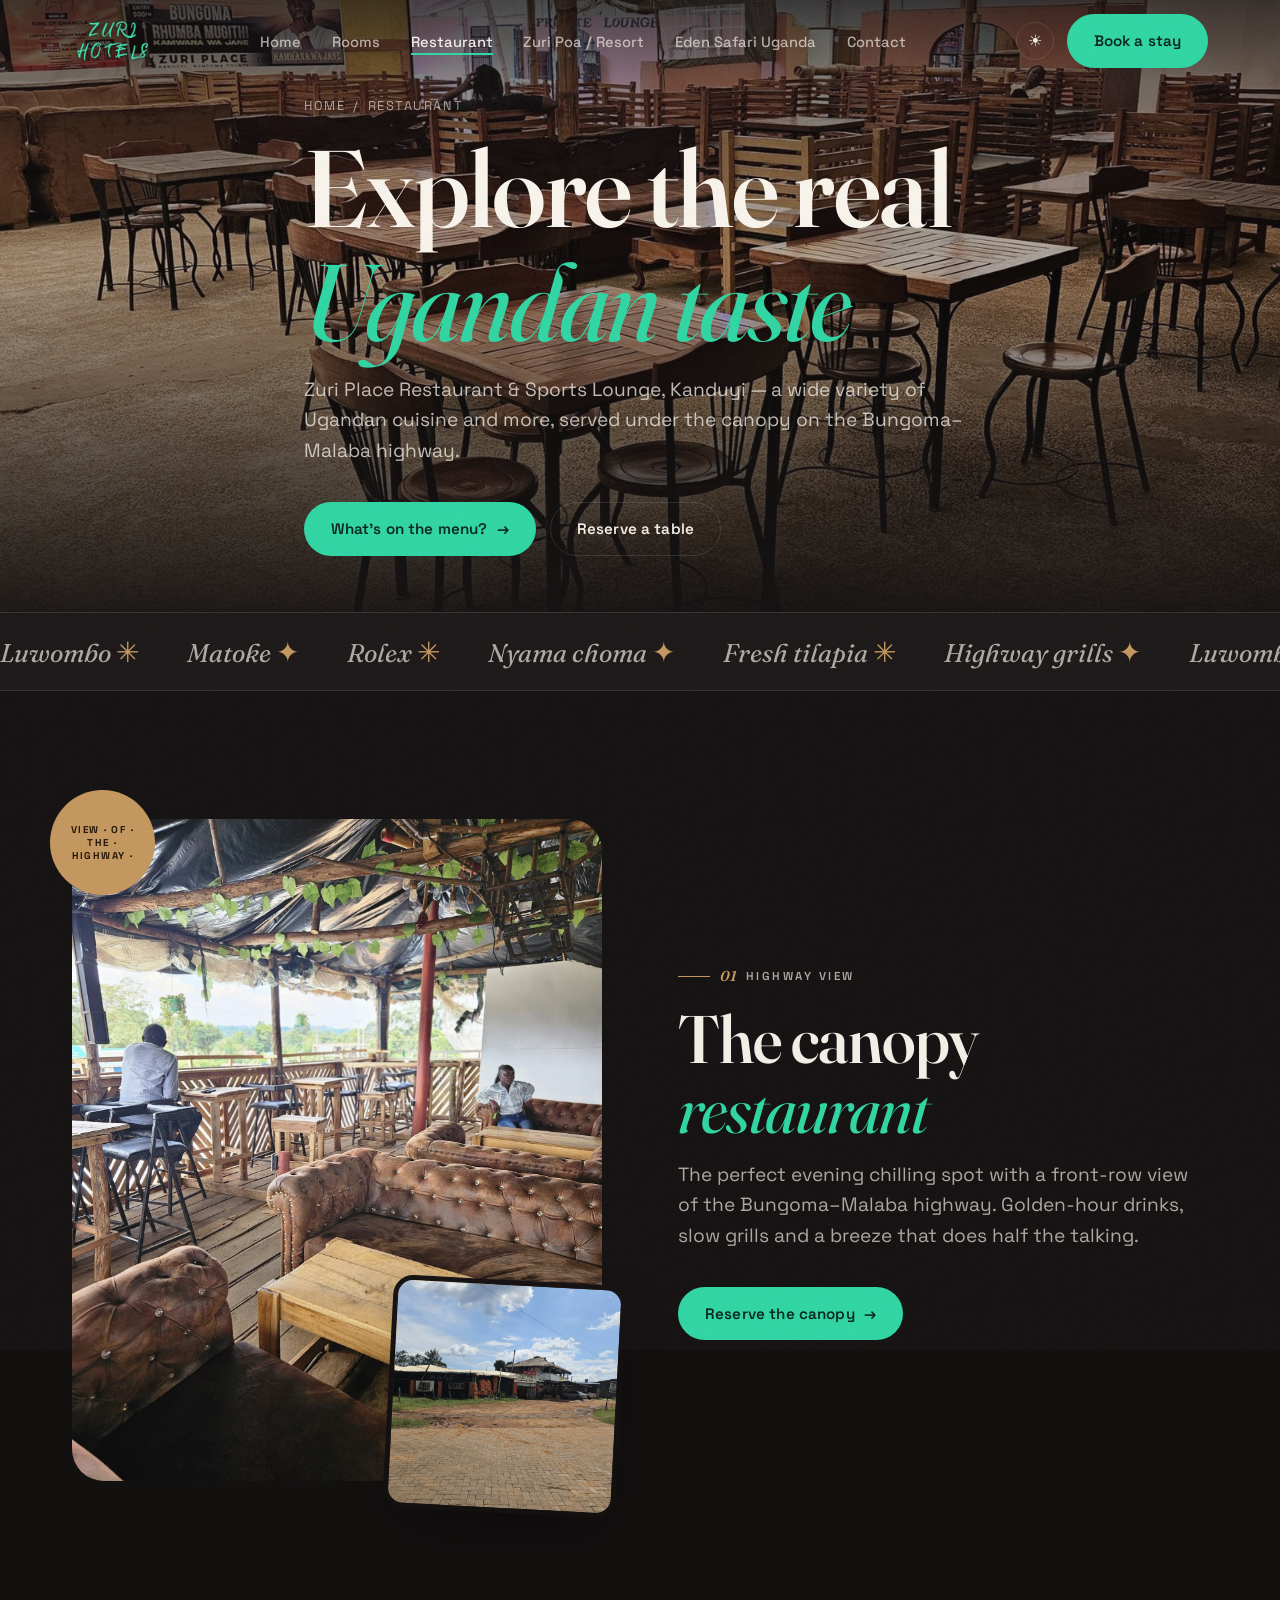
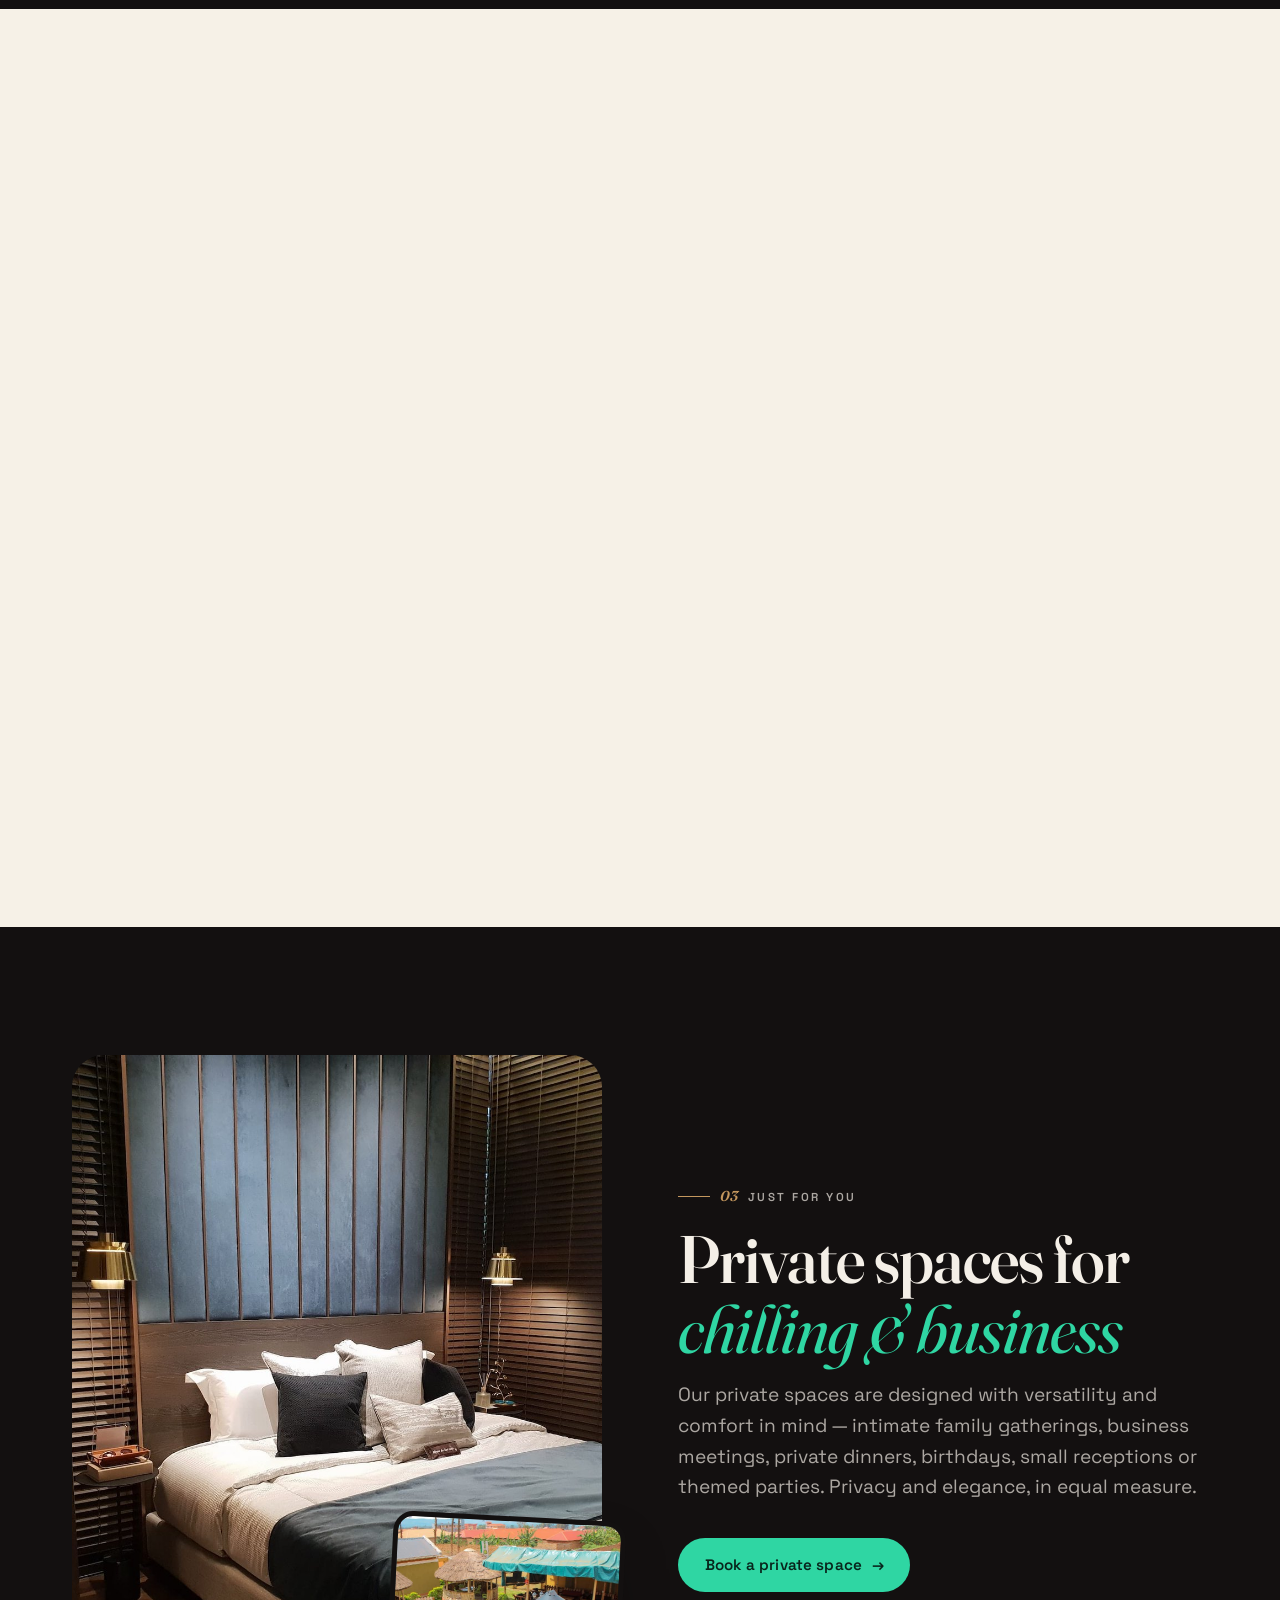
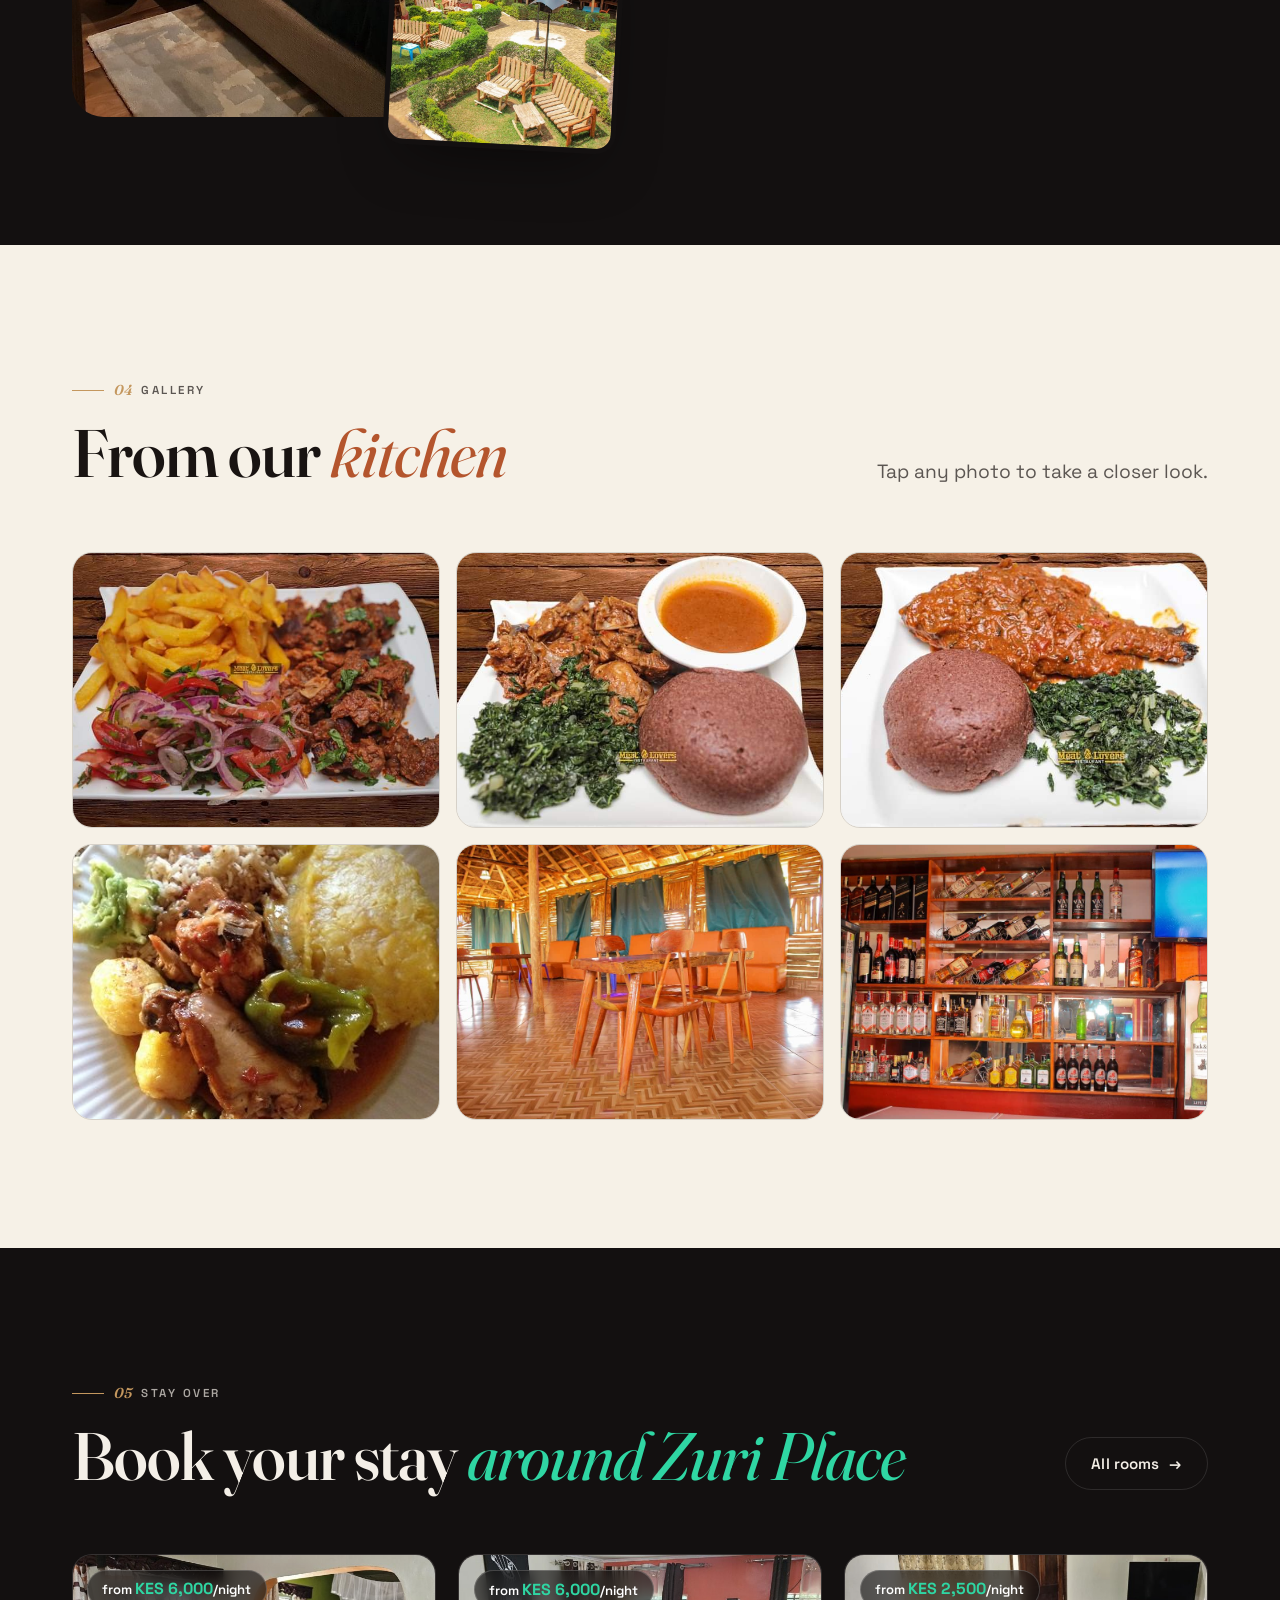
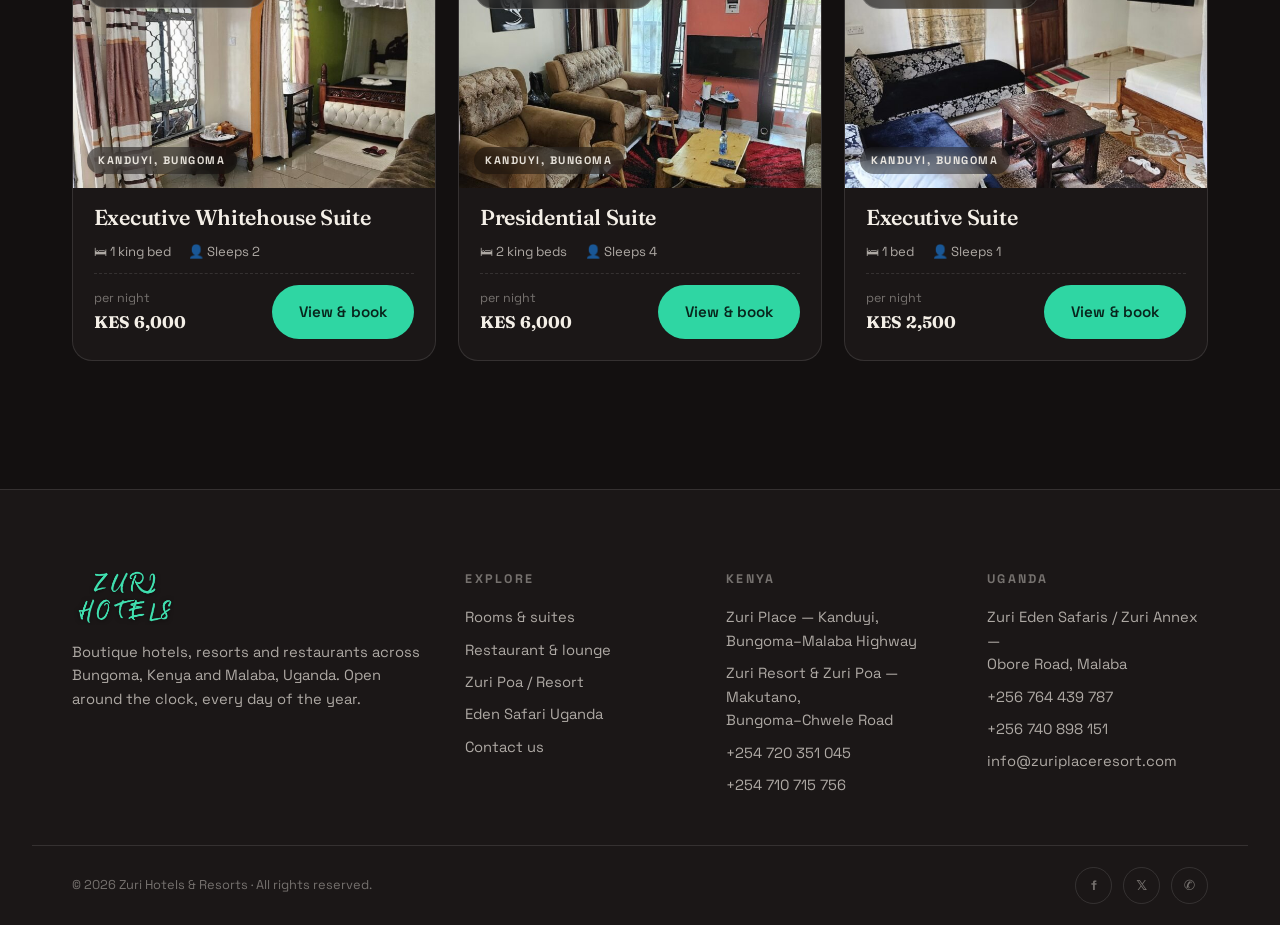
<file: restaurant.html>
<!DOCTYPE html>
<html lang="en">
<head>
  <meta charset="UTF-8">
  <meta name="viewport" content="width=device-width, initial-scale=1.0">
  <title>Zuri Place Restaurant &amp; Sports Lounge — Kanduyi, Bungoma</title>
  <meta name="description" content="Authentic Ugandan cuisine, canopy dining with highway views, pool tables, DSTV sports and live Rhumba nights at Zuri Place, Kanduyi — Bungoma–Malaba Highway.">
  <link rel="icon" type="image/png" href="assets/img/logo.png">
  <link rel="preconnect" href="https://fonts.googleapis.com">
  <link rel="preconnect" href="https://fonts.gstatic.com" crossorigin>
  <link href="https://fonts.googleapis.com/css2?family=Fraunces:ital,opsz,wght@0,9..144,300..700;1,9..144,300..700&family=Space+Grotesk:wght@400..700&display=swap" rel="stylesheet">
  <link rel="stylesheet" href="assets/css/main.css">
</head>
<body>
  <a class="skip-link" href="#main">Skip to content</a>

  <header class="site-header">
    <nav class="nav wrap" aria-label="Primary">
      <a class="brand" href="/">
        <img src="assets/img/logo.png" alt="Zuri Hotels logo">
      </a>
      <ul class="nav-links">
        <li><a href="/">Home</a></li>
        <li><a href="/rooms">Rooms</a></li>
        <li><a href="/restaurant" aria-current="page">Restaurant</a></li>
        <li><a href="/resort">Zuri Poa / Resort</a></li>
        <li><a href="/safari">Eden Safari Uganda</a></li>
        <li><a href="/contact">Contact</a></li>
      </ul>
      <div class="nav-cta">
        <button class="theme-toggle" data-theme-toggle aria-label="Toggle theme">☀</button>
        <button class="btn btn-mint" data-book>Book a stay</button>
        <button class="nav-burger" aria-label="Menu" aria-expanded="false">
          <span></span><span></span><span></span>
        </button>
      </div>
    </nav>
  </header>

  <main id="main">
    <section class="page-hero">
      <div class="hero-media">
        <img src="assets/img/lounge-front.jpeg" alt="Zuri Place canopy dining hall, Kanduyi" fetchpriority="high">
      </div>
      <div class="wrap">
        <nav class="crumbs" aria-label="Breadcrumb"><a href="/">Home</a><span>/</span><span>Restaurant</span></nav>
        <h1 class="display-xl">Explore the real<br><span class="serif-i">Ugandan taste</span></h1>
        <p class="lede mt-1" style="color:rgba(248,244,236,.75)">Zuri Place Restaurant &amp; Sports Lounge, Kanduyi — a wide variety of Ugandan cuisine and more, served under the canopy on the Bungoma–Malaba highway.</p>
        <div class="hero-actions">
          <a class="btn btn-mint" href="assets/img/menu.png" target="_blank" rel="noopener">What's on the menu? <span class="arr">→</span></a>
          <a class="btn btn-ghost" href="https://wa.me/254720351045" target="_blank" rel="noopener">Reserve a table</a>
        </div>
      </div>
    </section>

    <div class="marquee" aria-hidden="true">
      <div class="marquee-track">
        <span>Luwombo <em>✳</em></span><span>Matoke <em>✦</em></span><span>Rolex <em>✳</em></span>
        <span>Nyama choma <em>✦</em></span><span>Fresh tilapia <em>✳</em></span><span>Highway grills <em>✦</em></span>
      </div>
      <div class="marquee-track">
        <span>Luwombo <em>✳</em></span><span>Matoke <em>✦</em></span><span>Rolex <em>✳</em></span>
        <span>Nyama choma <em>✦</em></span><span>Fresh tilapia <em>✳</em></span><span>Highway grills <em>✦</em></span>
      </div>
    </div>

    <!-- Canopy -->
    <section class="section">
      <div class="wrap split">
        <div class="split-media reveal">
          <span class="stamp">View · Of · The · Highway ·</span>
          <img class="main-img" src="assets/img/canopy.jpeg" alt="Canopy rooftop lounge with chesterfield sofas" loading="lazy">
          <img class="float-img" src="assets/img/canopy-view.jpeg" alt="View from the canopy restaurant" loading="lazy">
        </div>
        <div class="reveal" style="--rd:.1s">
          <p class="eyebrow"><span class="no">01</span> Highway view</p>
          <h2 class="display-l mt-1">The canopy <span class="serif-i">restaurant</span></h2>
          <p class="lede mt-1">The perfect evening chilling spot with a front-row view of the Bungoma–Malaba highway. Golden-hour drinks, slow grills and a breeze that does half the talking.</p>
          <div class="hero-actions">
            <a class="btn btn-mint" href="https://wa.me/254720351045?text=Hi%20Zuri%20Place%2C%20I'd%20like%20to%20reserve%20a%20table%20at%20the%20canopy%20restaurant." target="_blank" rel="noopener">Reserve the canopy <span class="arr">→</span></a>
          </div>
        </div>
      </div>
    </section>

    <!-- Sports arena -->
    <section class="section paper-section">
      <div class="wrap split rev">
        <div class="split-media reveal">
          <img class="main-img" src="assets/img/sports-lounge.jpeg" alt="Sports arena with pool tables" loading="lazy">
          <img class="float-img" src="assets/img/gallery-2.jpeg" alt="Lounge seating" loading="lazy">
        </div>
        <div class="reveal" style="--rd:.1s">
          <p class="eyebrow"><span class="no">02</span> Game on</p>
          <h2 class="display-l mt-1">Sports arena <span class="serif-i" style="color:var(--clay)">&amp; more…</span></h2>
          <p class="lede mt-1">Pool tables, DSTV on the big screens and a lounge built for match nights. And when the whistle goes quiet, the music takes over — The Maroon Commandos have brought the real Rhumba experience live to this stage.</p>
          <div class="feature-list">
            <div class="feature-item"><span class="ico">🎱</span><div><h3>Pool tables</h3><p>Rack them up — tournaments most weekends.</p></div></div>
            <div class="feature-item"><span class="ico">📺</span><div><h3>DSTV &amp; big screens</h3><p>Every fixture, every league, always on.</p></div></div>
            <div class="feature-item"><span class="ico">🎶</span><div><h3>Live Rhumba nights</h3><p>The real experience of Rhumba music, live at Zuri Place.</p></div></div>
          </div>
        </div>
      </div>
    </section>

    <!-- Private spaces -->
    <section class="section">
      <div class="wrap split">
        <div class="split-media reveal">
          <img class="main-img" src="assets/img/interior-warm.jpg" alt="Private dining space at Zuri Place" loading="lazy">
          <img class="float-img" src="assets/img/gallery-1.jpeg" alt="Private lounge" loading="lazy">
        </div>
        <div class="reveal" style="--rd:.1s">
          <p class="eyebrow"><span class="no">03</span> Just for you</p>
          <h2 class="display-l mt-1">Private spaces for<br><span class="serif-i">chilling &amp; business</span></h2>
          <p class="lede mt-1">Our private spaces are designed with versatility and comfort in mind — intimate family gatherings, business meetings, private dinners, birthdays, small receptions or themed parties. Privacy and elegance, in equal measure.</p>
          <div class="hero-actions">
            <a class="btn btn-mint" href="https://wa.me/254720351045?text=Hi%20Zuri%20Place%2C%20I'd%20like%20to%20book%20a%20private%20space." target="_blank" rel="noopener">Book a private space <span class="arr">→</span></a>
          </div>
        </div>
      </div>
    </section>

    <!-- Food gallery -->
    <section class="section paper-section">
      <div class="wrap">
        <div class="section-head reveal">
          <div>
            <p class="eyebrow"><span class="no">04</span> Gallery</p>
            <h2 class="display-l mt-1">From our <span class="serif-i" style="color:var(--clay)">kitchen</span></h2>
          </div>
          <p class="lede">Tap any photo to take a closer look.</p>
        </div>
        <div class="gallery-grid">
          <figure class="reveal"><img src="assets/img/food-1.jpeg" alt="Ugandan dish from the Zuri kitchen" loading="lazy"><figcaption>From the Zuri kitchen</figcaption></figure>
          <figure class="reveal" style="--rd:.06s"><img src="assets/img/food-2.jpeg" alt="Chef's special plate" loading="lazy"><figcaption>Chef's special</figcaption></figure>
          <figure class="reveal" style="--rd:.12s"><img src="assets/img/food-3.jpeg" alt="Fresh grills" loading="lazy"><figcaption>Off the grill</figcaption></figure>
          <figure class="reveal"><img src="assets/img/food-ugandan.jpg" alt="Traditional Ugandan platter" loading="lazy"><figcaption>Traditional platter</figcaption></figure>
          <figure class="reveal" style="--rd:.06s"><img src="assets/img/rest-1.jpeg" alt="Restaurant seating" loading="lazy"><figcaption>The dining room</figcaption></figure>
          <figure class="reveal" style="--rd:.12s"><img src="assets/img/rest-2.jpeg" alt="Restaurant interior" loading="lazy"><figcaption>Evening service</figcaption></figure>
        </div>
      </div>
    </section>

    <!-- Rooms CTA -->
    <section class="section">
      <div class="wrap">
        <div class="section-head reveal">
          <div>
            <p class="eyebrow"><span class="no">05</span> Stay over</p>
            <h2 class="display-l mt-1">Book your stay <span class="serif-i">around Zuri Place</span></h2>
          </div>
          <a class="btn btn-ghost" href="/rooms">All rooms <span class="arr">→</span></a>
        </div>
        <div class="rooms-grid" data-rooms-grid data-limit="3" data-loc="kanduyi" id="rest-rooms"></div>
      </div>
    </section>
  </main>

  <footer class="site-footer">
    <div class="wrap footer-grid">
      <div class="footer-brand">
        <img src="assets/img/logo.png" alt="Zuri Hotels logo">
        <p>Boutique hotels, resorts and restaurants across Bungoma, Kenya and Malaba, Uganda. Open around the clock, every day of the year.</p>
      </div>
      <div>
        <h4>Explore</h4>
        <ul>
          <li><a href="/rooms">Rooms &amp; suites</a></li>
          <li><a href="/restaurant">Restaurant &amp; lounge</a></li>
          <li><a href="/resort">Zuri Poa / Resort</a></li>
          <li><a href="/safari">Eden Safari Uganda</a></li>
          <li><a href="/contact">Contact us</a></li>
        </ul>
      </div>
      <div>
        <h4>Kenya</h4>
        <ul>
          <li>Zuri Place — Kanduyi,<br>Bungoma–Malaba Highway</li>
          <li>Zuri Resort &amp; Zuri Poa — Makutano,<br>Bungoma–Chwele Road</li>
          <li><a href="tel:+254720351045">+254 720 351 045</a></li>
          <li><a href="tel:+254710715756">+254 710 715 756</a></li>
        </ul>
      </div>
      <div>
        <h4>Uganda</h4>
        <ul>
          <li>Zuri Eden Safaris / Zuri Annex —<br>Obore Road, Malaba</li>
          <li><a href="tel:+256764439787">+256 764 439 787</a></li>
          <li><a href="tel:+256740898151">+256 740 898 151</a></li>
          <li><a href="mailto:info@zuriplaceresort.com">info@zuriplaceresort.com</a></li>
        </ul>
      </div>
    </div>
    <div class="wrap footer-bottom">
      <span>© <span data-year>2026</span> Zuri Hotels &amp; Resorts · All rights reserved.</span>
      <div class="socials">
        <a href="#" aria-label="Facebook">f</a>
        <a href="#" aria-label="X (Twitter)">𝕏</a>
        <a href="https://wa.me/254720351045" aria-label="WhatsApp" target="_blank" rel="noopener">✆</a>
      </div>
    </div>
  </footer>

  <script src="assets/js/main.js" defer></script>
  <script src="assets/js/booking.js" defer></script>
</body>
</html>
</file>
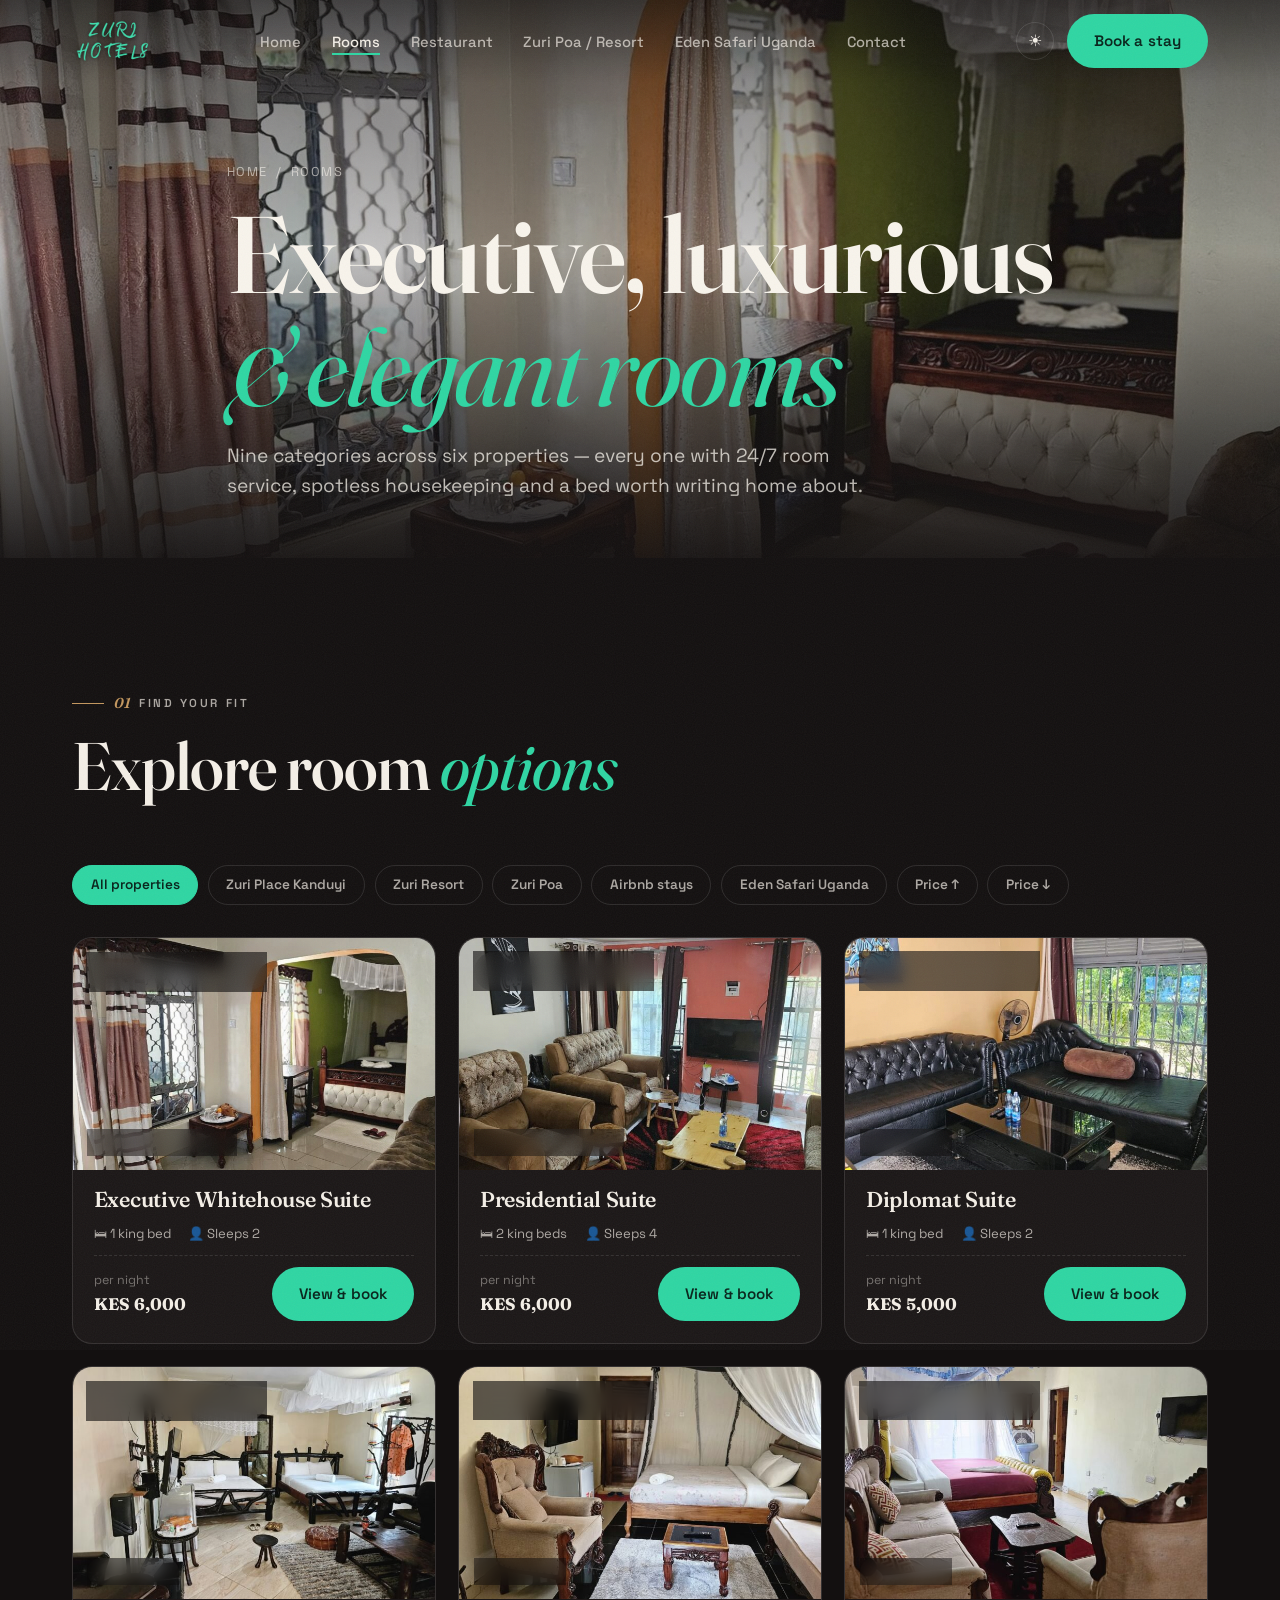
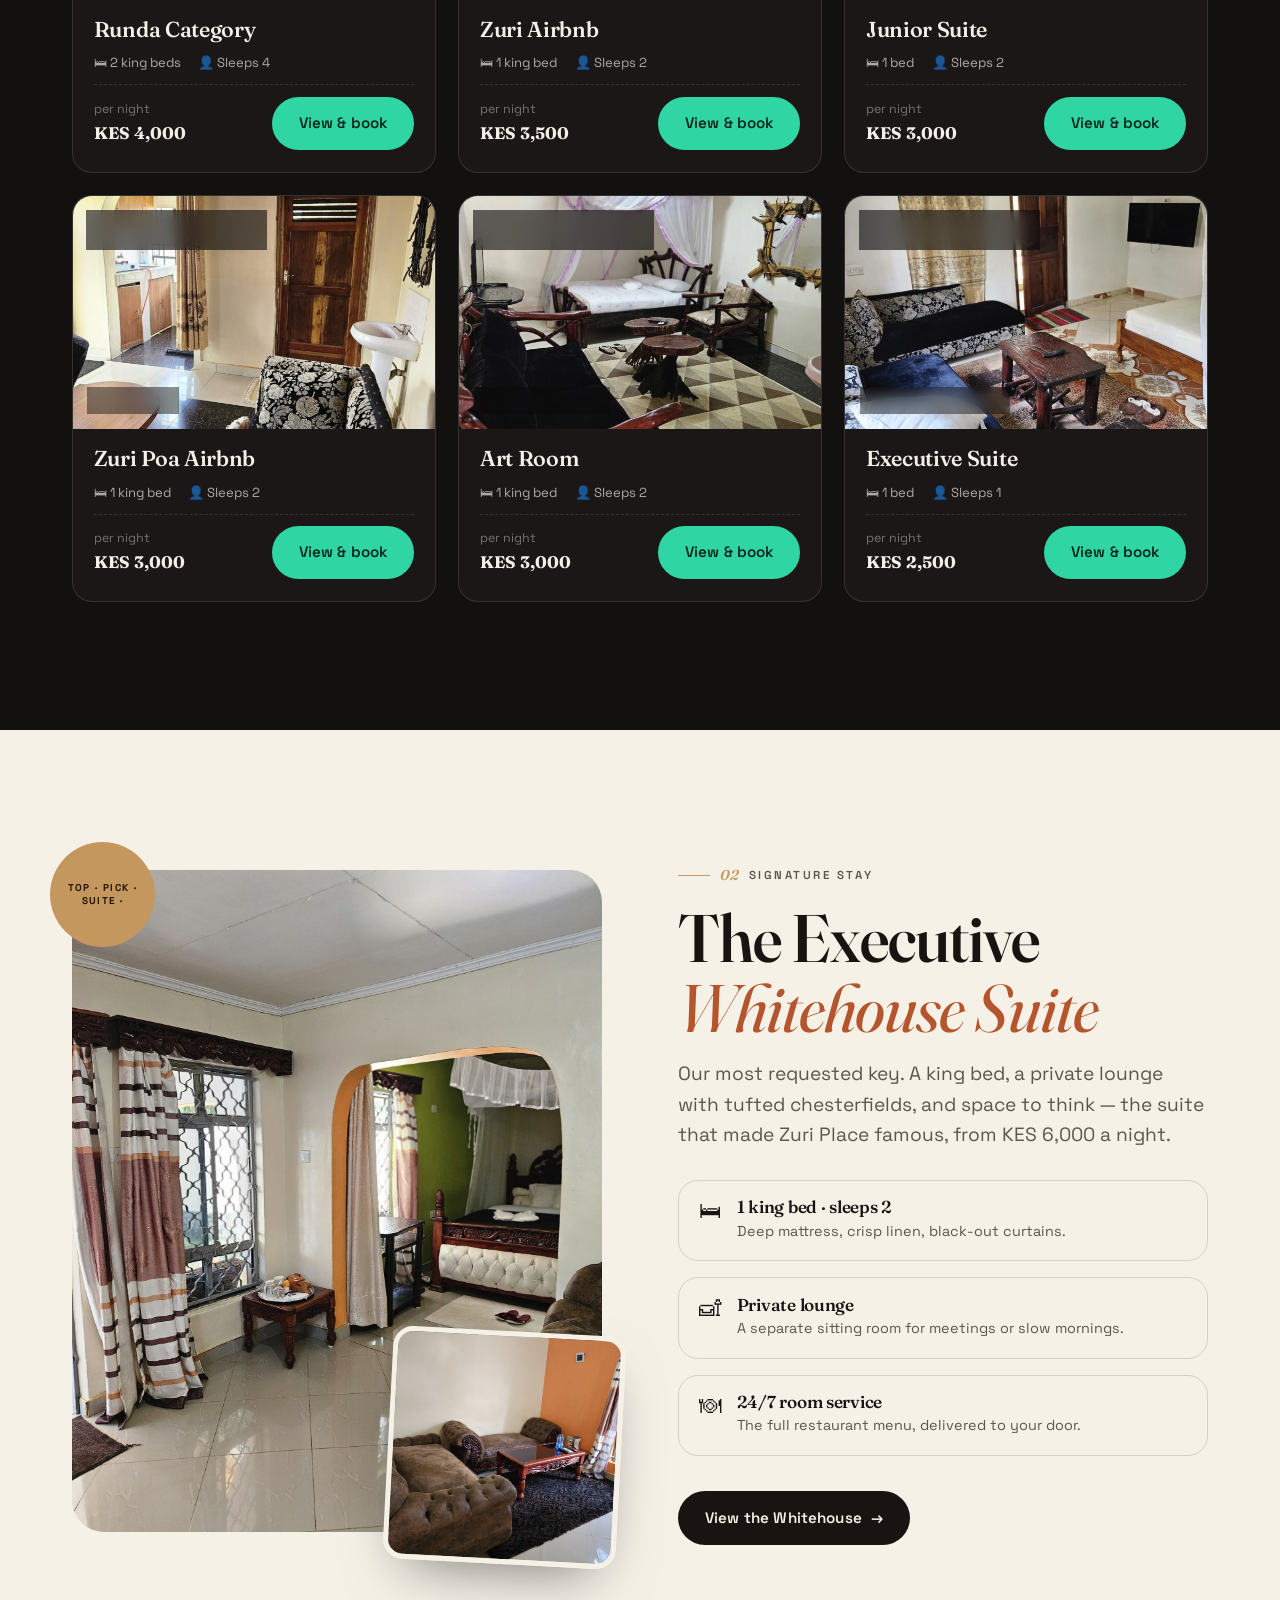
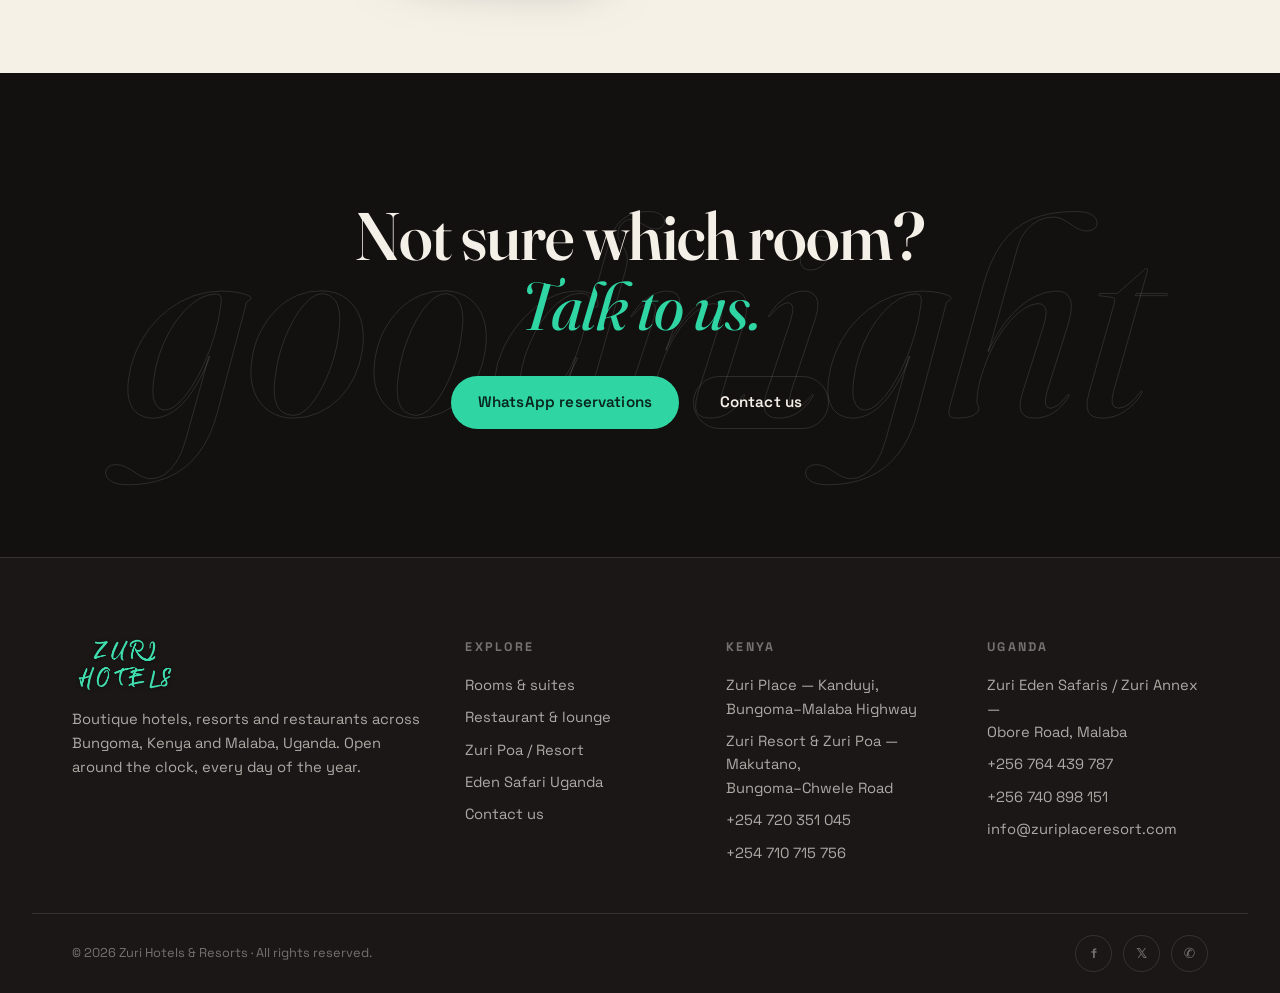
<file: rooms.html>
<!DOCTYPE html>
<html lang="en">
<head>
  <meta charset="UTF-8">
  <meta name="viewport" content="width=device-width, initial-scale=1.0">
  <title>Rooms &amp; Suites — Zuri Hotels &amp; Resorts</title>
  <meta name="description" content="Nine room categories across Zuri properties in Kenya and Uganda — from the Executive Suite at KES 2,500 to the Presidential Suite. Book instantly via WhatsApp.">
  <link rel="icon" type="image/png" href="assets/img/logo.png">
  <link rel="preconnect" href="https://fonts.googleapis.com">
  <link rel="preconnect" href="https://fonts.gstatic.com" crossorigin>
  <link href="https://fonts.googleapis.com/css2?family=Fraunces:ital,opsz,wght@0,9..144,300..700;1,9..144,300..700&family=Space+Grotesk:wght@400..700&display=swap" rel="stylesheet">
  <link rel="stylesheet" href="assets/css/main.css">
</head>
<body>
  <a class="skip-link" href="#main">Skip to content</a>

  <header class="site-header">
    <nav class="nav wrap" aria-label="Primary">
      <a class="brand" href="/">
        <img src="assets/img/logo.png" alt="Zuri Hotels logo">
      </a>
      <ul class="nav-links">
        <li><a href="/">Home</a></li>
        <li><a href="/rooms" aria-current="page">Rooms</a></li>
        <li><a href="/restaurant">Restaurant</a></li>
        <li><a href="/resort">Zuri Poa / Resort</a></li>
        <li><a href="/safari">Eden Safari Uganda</a></li>
        <li><a href="/contact">Contact</a></li>
      </ul>
      <div class="nav-cta">
        <button class="theme-toggle" data-theme-toggle aria-label="Toggle theme">☀</button>
        <button class="btn btn-mint" data-book>Book a stay</button>
        <button class="nav-burger" aria-label="Menu" aria-expanded="false">
          <span></span><span></span><span></span>
        </button>
      </div>
    </nav>
  </header>

  <main id="main">
    <section class="page-hero">
      <div class="hero-media">
        <img src="assets/img/room-whitehouse-large.jpeg" alt="Executive Whitehouse Suite interior" fetchpriority="high">
      </div>
      <div class="wrap">
        <nav class="crumbs" aria-label="Breadcrumb"><a href="/">Home</a><span>/</span><span>Rooms</span></nav>
        <h1 class="display-xl">Executive, luxurious<br><span class="serif-i">&amp; elegant rooms</span></h1>
        <p class="lede mt-1" style="color:rgba(248,244,236,.75)">Nine categories across six properties — every one with 24/7 room service, spotless housekeeping and a bed worth writing home about.</p>
      </div>
    </section>

    <section class="section">
      <div class="wrap">
        <div class="section-head reveal">
          <div>
            <p class="eyebrow"><span class="no">01</span> Find your fit</p>
            <h2 class="display-l mt-1">Explore room <span class="serif-i">options</span></h2>
          </div>
        </div>

        <div class="filter-row reveal" role="group" aria-label="Filter rooms">
          <button class="chip active" data-filter-for="all-rooms" data-loc="">All properties</button>
          <button class="chip" data-filter-for="all-rooms" data-loc="kanduyi">Zuri Place Kanduyi</button>
          <button class="chip" data-filter-for="all-rooms" data-loc="resort">Zuri Resort</button>
          <button class="chip" data-filter-for="all-rooms" data-loc="poa">Zuri Poa</button>
          <button class="chip" data-filter-for="all-rooms" data-loc="poa-airbnb">Airbnb stays</button>
          <button class="chip" data-filter-for="all-rooms" data-loc="eden">Eden Safari Uganda</button>
          <button class="chip" data-filter-for="all-rooms" data-sort="low">Price ↑</button>
          <button class="chip" data-filter-for="all-rooms" data-sort="high">Price ↓</button>
        </div>

        <div class="rooms-grid" data-rooms-grid id="all-rooms"></div>
      </div>
    </section>

    <!-- Featured suite -->
    <section class="section paper-section">
      <div class="wrap split">
        <div class="split-media reveal">
          <span class="stamp">Top · Pick · Suite ·</span>
          <img class="main-img" src="assets/img/room-whitehouse-large.jpeg" alt="Executive Whitehouse Suite" loading="lazy">
          <img class="float-img" src="assets/img/tuti.jpeg" alt="Suite lounge with chesterfield sofas" loading="lazy">
        </div>
        <div class="reveal" style="--rd:.1s">
          <p class="eyebrow"><span class="no">02</span> Signature stay</p>
          <h2 class="display-l mt-1">The Executive <span class="serif-i" style="color:var(--clay)">Whitehouse Suite</span></h2>
          <p class="lede mt-1">Our most requested key. A king bed, a private lounge with tufted chesterfields, and space to think — the suite that made Zuri Place famous, from KES 6,000 a night.</p>
          <div class="feature-list">
            <div class="feature-item"><span class="ico">🛏</span><div><h3>1 king bed · sleeps 2</h3><p>Deep mattress, crisp linen, black-out curtains.</p></div></div>
            <div class="feature-item"><span class="ico">🛋</span><div><h3>Private lounge</h3><p>A separate sitting room for meetings or slow mornings.</p></div></div>
            <div class="feature-item"><span class="ico">🍽</span><div><h3>24/7 room service</h3><p>The full restaurant menu, delivered to your door.</p></div></div>
          </div>
          <div class="hero-actions">
            <button class="btn btn-ink" data-room-detail="whitehouse">View the Whitehouse <span class="arr">→</span></button>
          </div>
        </div>
      </div>
    </section>

    <section class="section big-cta">
      <span class="ghost-word" aria-hidden="true">goodnight</span>
      <div class="wrap reveal">
        <h2 class="display-l">Not sure which room?<br><span class="serif-i">Talk to us.</span></h2>
        <div class="hero-actions" style="justify-content:center">
          <a class="btn btn-mint" href="https://wa.me/254720351045" target="_blank" rel="noopener">WhatsApp reservations</a>
          <a class="btn btn-ghost" href="/contact">Contact us</a>
        </div>
      </div>
    </section>
  </main>

  <footer class="site-footer">
    <div class="wrap footer-grid">
      <div class="footer-brand">
        <img src="assets/img/logo.png" alt="Zuri Hotels logo">
        <p>Boutique hotels, resorts and restaurants across Bungoma, Kenya and Malaba, Uganda. Open around the clock, every day of the year.</p>
      </div>
      <div>
        <h4>Explore</h4>
        <ul>
          <li><a href="/rooms">Rooms &amp; suites</a></li>
          <li><a href="/restaurant">Restaurant &amp; lounge</a></li>
          <li><a href="/resort">Zuri Poa / Resort</a></li>
          <li><a href="/safari">Eden Safari Uganda</a></li>
          <li><a href="/contact">Contact us</a></li>
        </ul>
      </div>
      <div>
        <h4>Kenya</h4>
        <ul>
          <li>Zuri Place — Kanduyi,<br>Bungoma–Malaba Highway</li>
          <li>Zuri Resort &amp; Zuri Poa — Makutano,<br>Bungoma–Chwele Road</li>
          <li><a href="tel:+254720351045">+254 720 351 045</a></li>
          <li><a href="tel:+254710715756">+254 710 715 756</a></li>
        </ul>
      </div>
      <div>
        <h4>Uganda</h4>
        <ul>
          <li>Zuri Eden Safaris / Zuri Annex —<br>Obore Road, Malaba</li>
          <li><a href="tel:+256764439787">+256 764 439 787</a></li>
          <li><a href="tel:+256740898151">+256 740 898 151</a></li>
          <li><a href="mailto:info@zuriplaceresort.com">info@zuriplaceresort.com</a></li>
        </ul>
      </div>
    </div>
    <div class="wrap footer-bottom">
      <span>© <span data-year>2026</span> Zuri Hotels &amp; Resorts · All rights reserved.</span>
      <div class="socials">
        <a href="#" aria-label="Facebook">f</a>
        <a href="#" aria-label="X (Twitter)">𝕏</a>
        <a href="https://wa.me/254720351045" aria-label="WhatsApp" target="_blank" rel="noopener">✆</a>
      </div>
    </div>
  </footer>

  <script src="assets/js/main.js" defer></script>
  <script src="assets/js/booking.js" defer></script>
</body>
</html>
</file>
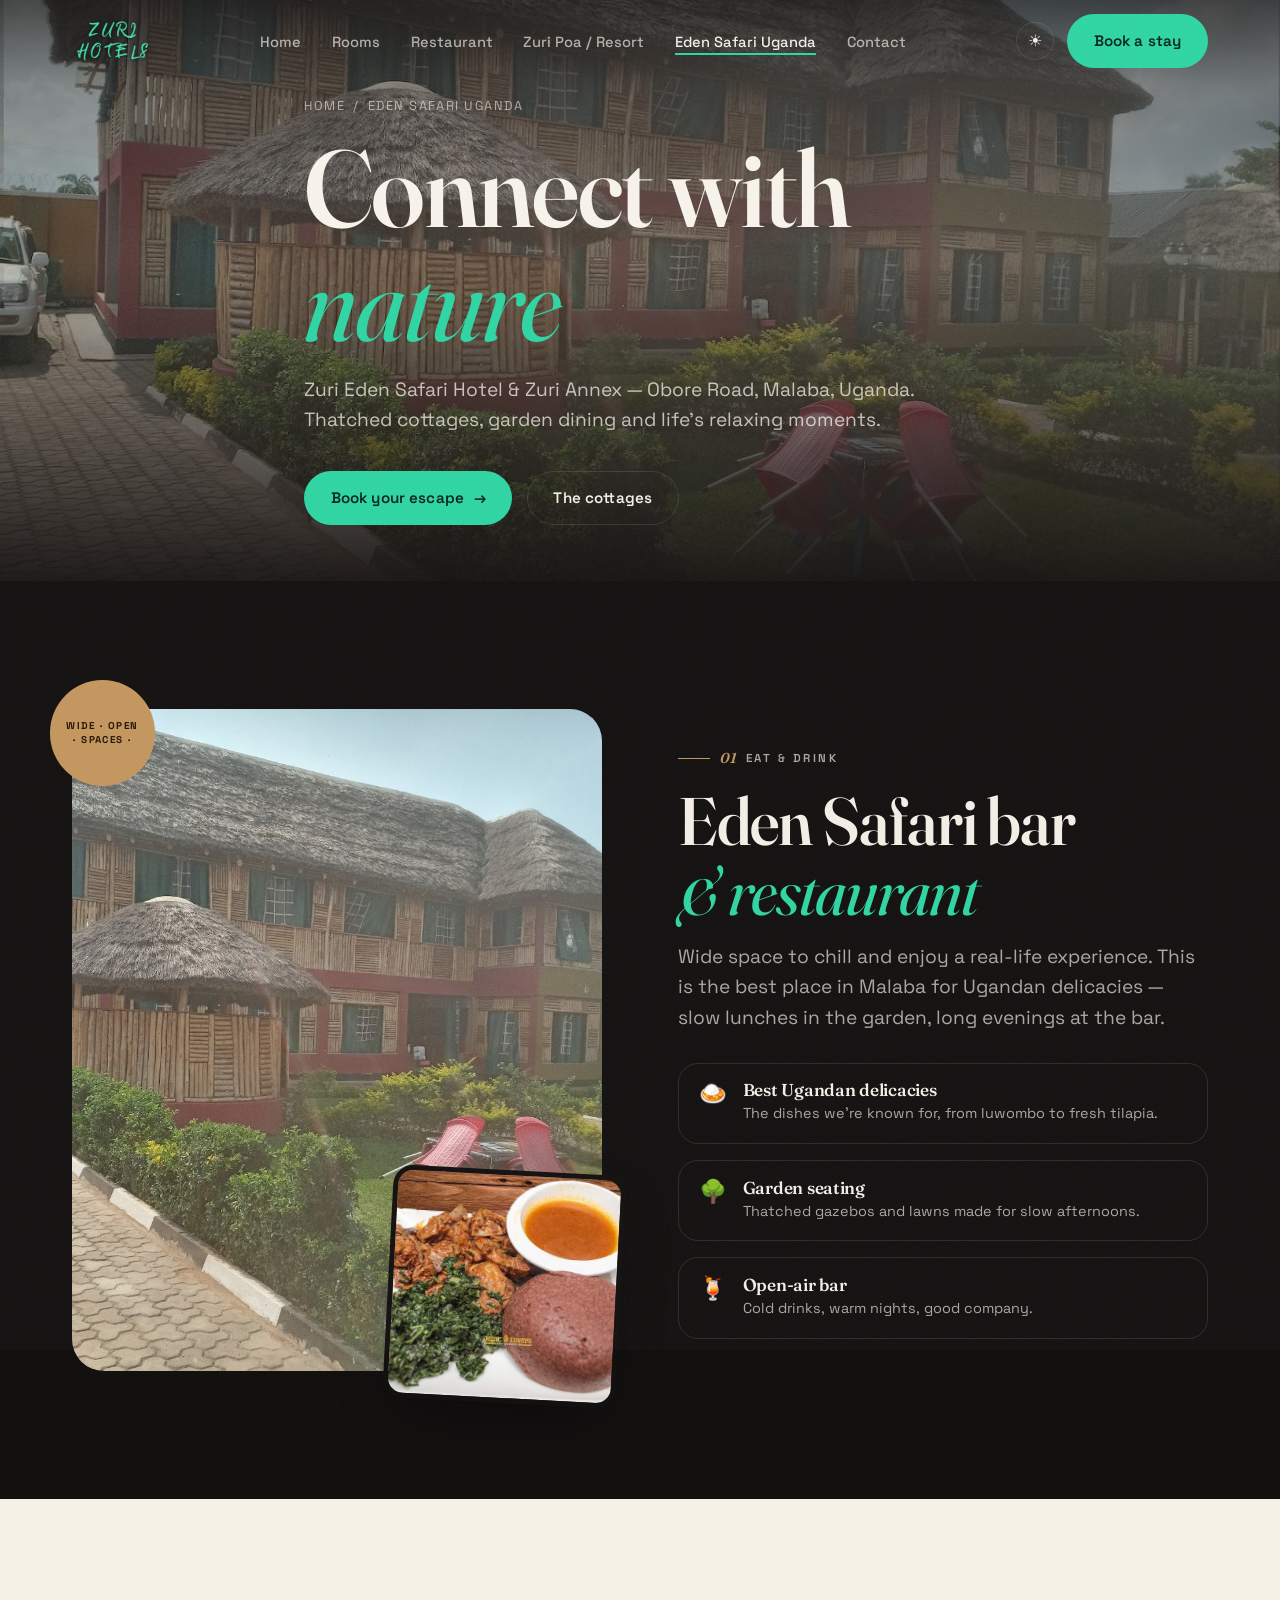
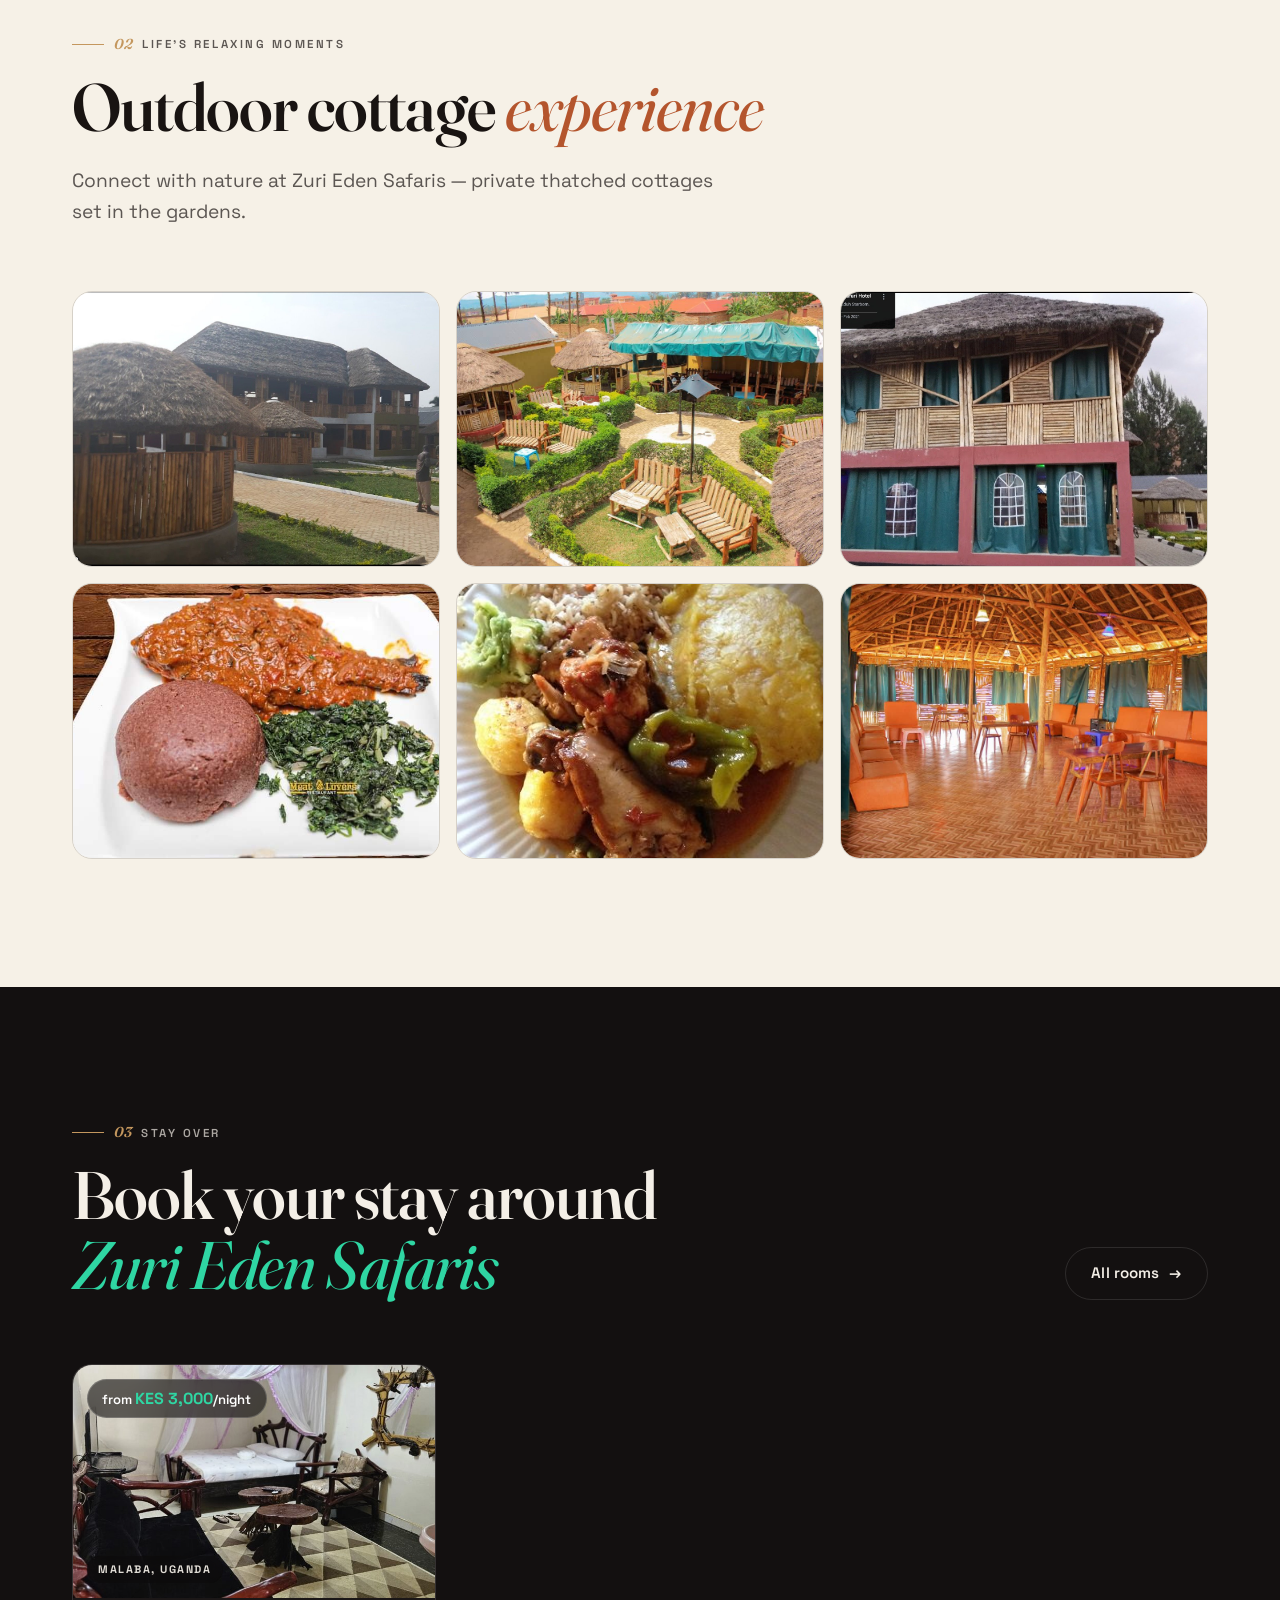
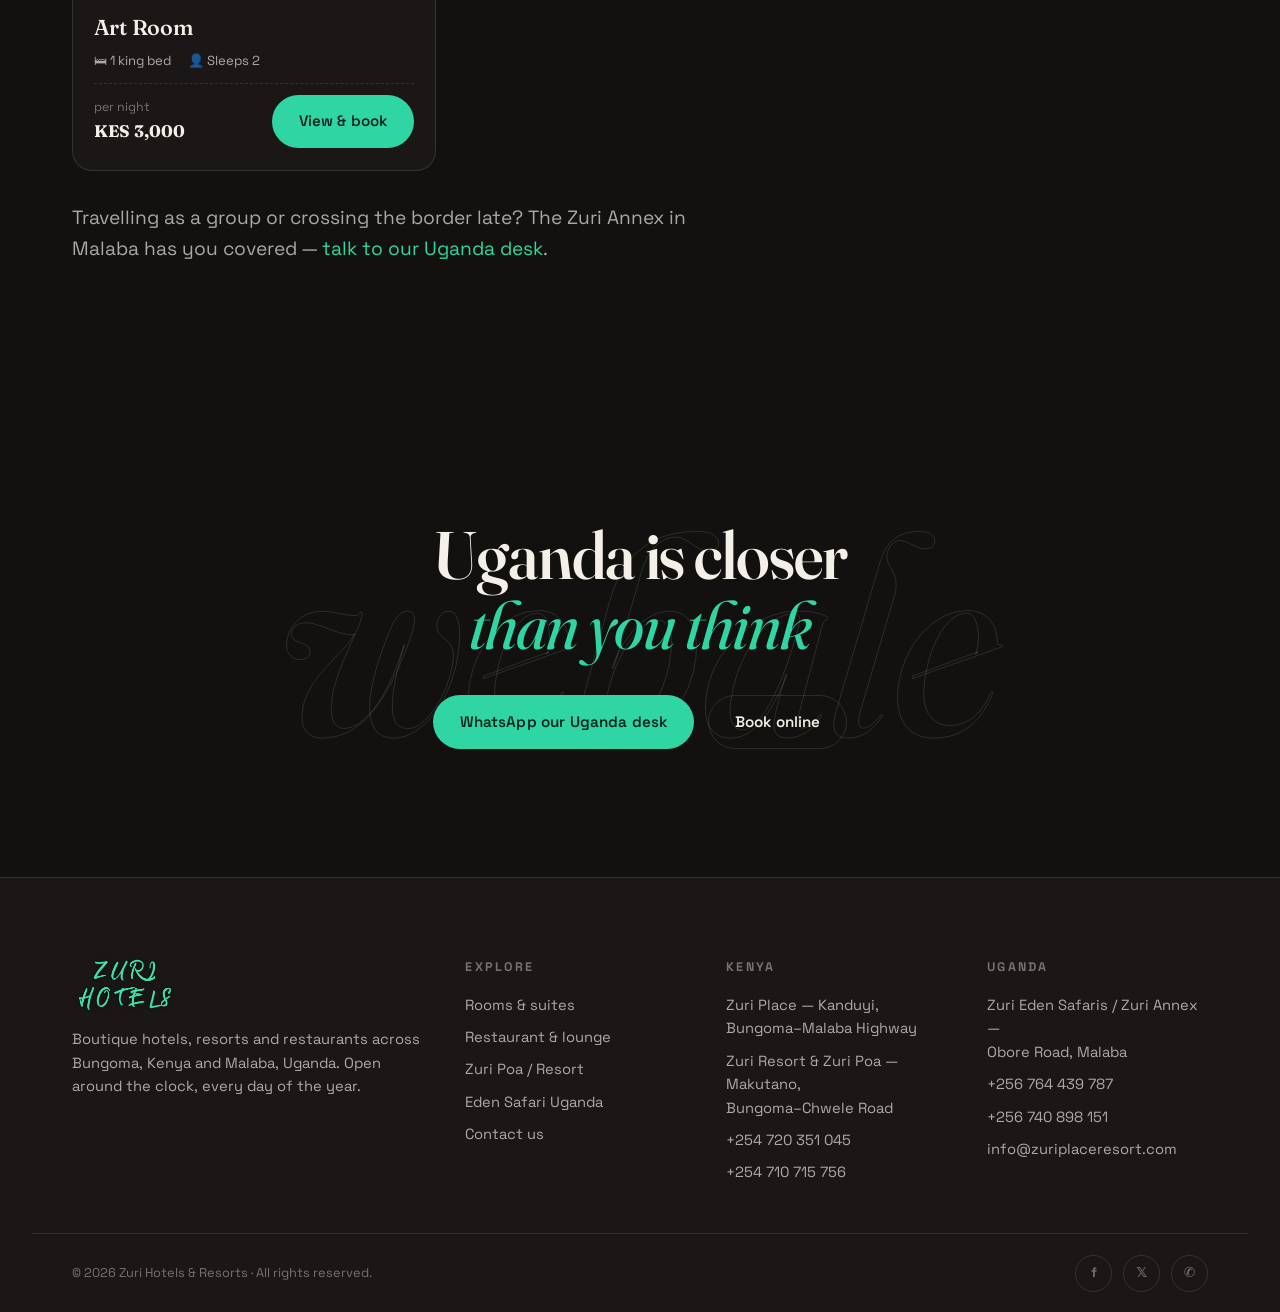
<file: safari.html>
<!DOCTYPE html>
<html lang="en">
<head>
  <meta charset="UTF-8">
  <meta name="viewport" content="width=device-width, initial-scale=1.0">
  <title>Zuri Eden Safari Hotel — Malaba, Uganda</title>
  <meta name="description" content="Zuri Eden Safari Hotel &amp; Zuri Annex, Obore Road, Malaba, Uganda — outdoor cottages, garden bar and the best Ugandan delicacies. Connect with nature at Zuri Eden Safaris.">
  <link rel="icon" type="image/png" href="assets/img/logo.png">
  <link rel="preconnect" href="https://fonts.googleapis.com">
  <link rel="preconnect" href="https://fonts.gstatic.com" crossorigin>
  <link href="https://fonts.googleapis.com/css2?family=Fraunces:ital,opsz,wght@0,9..144,300..700;1,9..144,300..700&family=Space+Grotesk:wght@400..700&display=swap" rel="stylesheet">
  <link rel="stylesheet" href="assets/css/main.css">
</head>
<body>
  <a class="skip-link" href="#main">Skip to content</a>

  <header class="site-header">
    <nav class="nav wrap" aria-label="Primary">
      <a class="brand" href="/">
        <img src="assets/img/logo.png" alt="Zuri Hotels logo">
      </a>
      <ul class="nav-links">
        <li><a href="/">Home</a></li>
        <li><a href="/rooms">Rooms</a></li>
        <li><a href="/restaurant">Restaurant</a></li>
        <li><a href="/resort">Zuri Poa / Resort</a></li>
        <li><a href="/safari" aria-current="page">Eden Safari Uganda</a></li>
        <li><a href="/contact">Contact</a></li>
      </ul>
      <div class="nav-cta">
        <button class="theme-toggle" data-theme-toggle aria-label="Toggle theme">☀</button>
        <button class="btn btn-mint" data-book>Book a stay</button>
        <button class="nav-burger" aria-label="Menu" aria-expanded="false">
          <span></span><span></span><span></span>
        </button>
      </div>
    </nav>
  </header>

  <main id="main">
    <section class="page-hero">
      <div class="hero-media">
        <img src="assets/img/eden-uganda.jpg" alt="Zuri Eden Safari Hotel — thatched lodge, Malaba Uganda" fetchpriority="high">
      </div>
      <div class="wrap">
        <nav class="crumbs" aria-label="Breadcrumb"><a href="/">Home</a><span>/</span><span>Eden Safari Uganda</span></nav>
        <h1 class="display-xl">Connect with<br><span class="serif-i">nature</span></h1>
        <p class="lede mt-1" style="color:rgba(248,244,236,.75)">Zuri Eden Safari Hotel &amp; Zuri Annex — Obore Road, Malaba, Uganda. Thatched cottages, garden dining and life's relaxing moments.</p>
        <div class="hero-actions">
          <button class="btn btn-mint" data-book>Book your escape <span class="arr">→</span></button>
          <a class="btn btn-ghost" href="#cottages">The cottages</a>
        </div>
      </div>
    </section>

    <!-- Bar & restaurant -->
    <section class="section">
      <div class="wrap split">
        <div class="split-media reveal">
          <span class="stamp">Wide · Open · Spaces ·</span>
          <img class="main-img" src="assets/img/eden-uganda.jpg" alt="Eden Safari Hotel building" loading="lazy">
          <img class="float-img" src="assets/img/food-2.jpeg" alt="Ugandan delicacy" loading="lazy">
        </div>
        <div class="reveal" style="--rd:.1s">
          <p class="eyebrow"><span class="no">01</span> Eat &amp; drink</p>
          <h2 class="display-l mt-1">Eden Safari bar<br><span class="serif-i">&amp; restaurant</span></h2>
          <p class="lede mt-1">Wide space to chill and enjoy a real-life experience. This is the best place in Malaba for Ugandan delicacies — slow lunches in the garden, long evenings at the bar.</p>
          <div class="feature-list">
            <div class="feature-item"><span class="ico">🍛</span><div><h3>Best Ugandan delicacies</h3><p>The dishes we're known for, from luwombo to fresh tilapia.</p></div></div>
            <div class="feature-item"><span class="ico">🌳</span><div><h3>Garden seating</h3><p>Thatched gazebos and lawns made for slow afternoons.</p></div></div>
            <div class="feature-item"><span class="ico">🍹</span><div><h3>Open-air bar</h3><p>Cold drinks, warm nights, good company.</p></div></div>
          </div>
        </div>
      </div>
    </section>

    <!-- Cottages -->
    <section class="section paper-section" id="cottages">
      <div class="wrap">
        <div class="section-head reveal">
          <div>
            <p class="eyebrow"><span class="no">02</span> Life's relaxing moments</p>
            <h2 class="display-l mt-1">Outdoor cottage <span class="serif-i" style="color:var(--clay)">experience</span></h2>
          </div>
          <p class="lede">Connect with nature at Zuri Eden Safaris — private thatched cottages set in the gardens.</p>
        </div>
        <div class="gallery-grid">
          <figure class="reveal"><img src="assets/img/cottage-1.jpeg" alt="Thatched cottage exterior" loading="lazy"><figcaption>The cottages</figcaption></figure>
          <figure class="reveal" style="--rd:.06s"><img src="assets/img/cottage-2.jpeg" alt="Cottage in the gardens" loading="lazy"><figcaption>Garden setting</figcaption></figure>
          <figure class="reveal" style="--rd:.12s"><img src="assets/img/cottage-3.jpeg" alt="Cottage interior" loading="lazy"><figcaption>Inside a cottage</figcaption></figure>
          <figure class="reveal"><img src="assets/img/food-3.jpeg" alt="Ugandan food" loading="lazy"><figcaption>Food gallery</figcaption></figure>
          <figure class="reveal" style="--rd:.06s"><img src="assets/img/food-ugandan.jpg" alt="Traditional platter" loading="lazy"><figcaption>Traditional platter</figcaption></figure>
          <figure class="reveal" style="--rd:.12s"><img src="assets/img/rest-3.jpeg" alt="Restaurant seating" loading="lazy"><figcaption>The restaurant</figcaption></figure>
        </div>
      </div>
    </section>

    <!-- Rooms -->
    <section class="section">
      <div class="wrap">
        <div class="section-head reveal">
          <div>
            <p class="eyebrow"><span class="no">03</span> Stay over</p>
            <h2 class="display-l mt-1">Book your stay around<br><span class="serif-i">Zuri Eden Safaris</span></h2>
          </div>
          <a class="btn btn-ghost" href="/rooms">All rooms <span class="arr">→</span></a>
        </div>
        <div class="rooms-grid" data-rooms-grid data-loc="eden" id="eden-rooms"></div>
        <p class="lede mt-2">Travelling as a group or crossing the border late? The Zuri Annex in Malaba has you covered — <a class="mint" href="/contact">talk to our Uganda desk</a>.</p>
      </div>
    </section>

    <section class="section big-cta">
      <span class="ghost-word" aria-hidden="true">webale</span>
      <div class="wrap reveal">
        <h2 class="display-l">Uganda is closer<br><span class="serif-i">than you think</span></h2>
        <div class="hero-actions" style="justify-content:center">
          <a class="btn btn-mint" href="https://wa.me/256764439787" target="_blank" rel="noopener">WhatsApp our Uganda desk</a>
          <button class="btn btn-ghost" data-book>Book online</button>
        </div>
      </div>
    </section>
  </main>

  <footer class="site-footer">
    <div class="wrap footer-grid">
      <div class="footer-brand">
        <img src="assets/img/logo.png" alt="Zuri Hotels logo">
        <p>Boutique hotels, resorts and restaurants across Bungoma, Kenya and Malaba, Uganda. Open around the clock, every day of the year.</p>
      </div>
      <div>
        <h4>Explore</h4>
        <ul>
          <li><a href="/rooms">Rooms &amp; suites</a></li>
          <li><a href="/restaurant">Restaurant &amp; lounge</a></li>
          <li><a href="/resort">Zuri Poa / Resort</a></li>
          <li><a href="/safari">Eden Safari Uganda</a></li>
          <li><a href="/contact">Contact us</a></li>
        </ul>
      </div>
      <div>
        <h4>Kenya</h4>
        <ul>
          <li>Zuri Place — Kanduyi,<br>Bungoma–Malaba Highway</li>
          <li>Zuri Resort &amp; Zuri Poa — Makutano,<br>Bungoma–Chwele Road</li>
          <li><a href="tel:+254720351045">+254 720 351 045</a></li>
          <li><a href="tel:+254710715756">+254 710 715 756</a></li>
        </ul>
      </div>
      <div>
        <h4>Uganda</h4>
        <ul>
          <li>Zuri Eden Safaris / Zuri Annex —<br>Obore Road, Malaba</li>
          <li><a href="tel:+256764439787">+256 764 439 787</a></li>
          <li><a href="tel:+256740898151">+256 740 898 151</a></li>
          <li><a href="mailto:info@zuriplaceresort.com">info@zuriplaceresort.com</a></li>
        </ul>
      </div>
    </div>
    <div class="wrap footer-bottom">
      <span>© <span data-year>2026</span> Zuri Hotels &amp; Resorts · All rights reserved.</span>
      <div class="socials">
        <a href="#" aria-label="Facebook">f</a>
        <a href="#" aria-label="X (Twitter)">𝕏</a>
        <a href="https://wa.me/254720351045" aria-label="WhatsApp" target="_blank" rel="noopener">✆</a>
      </div>
    </div>
  </footer>

  <script src="assets/js/main.js" defer></script>
  <script src="assets/js/booking.js" defer></script>
</body>
</html>
</file>
<file: assets/css/main.css>
/* ============================================================
   ZURI HOTELS & RESORTS — Design System
   Post-modern editorial redesign · migrated off WordPress
   ============================================================ */

/* ---------- Tokens ---------- */
:root {
  /* Brand */
  --mint: #2fd6a3;
  --mint-deep: #0fa87a;
  --mint-ink: #0b3f30;
  --gold: #c4975e;
  --clay: #b4552d;

  /* Dark-first surface scale (espresso) */
  --bg: #131010;
  --bg-2: #1b1717;
  --bg-3: #241f1e;
  --line: rgba(255, 255, 255, 0.115);
  --ink: #f4efe7;
  --ink-2: rgba(244, 239, 231, 0.68);
  --ink-3: rgba(244, 239, 231, 0.42);

  /* Paper (inverted sections / light theme) */
  --paper: #f6f1e7;
  --paper-2: #efe7d8;
  --paper-ink: #191412;

  --radius-s: 0.5rem;
  --radius: 1.25rem;
  --radius-l: 2rem;
  --radius-blob: 45% 55% 60% 40% / 50% 45% 55% 50%;

  --font-display: "Fraunces", "Iowan Old Style", Georgia, serif;
  --font-body: "Space Grotesk", "Avenir Next", system-ui, sans-serif;

  --wrap: 76rem;
  --gutter: clamp(1.1rem, 4vw, 2.5rem);
  --section: clamp(4.5rem, 10vw, 8.5rem);

  --ease-out: cubic-bezier(0.16, 1, 0.3, 1);
  --shadow-pop: 0 24px 60px -24px rgba(0, 0, 0, 0.55);
}

[data-theme="light"] {
  --bg: #f6f1e7;
  --bg-2: #efe7d8;
  --bg-3: #e7dcc8;
  --line: rgba(25, 20, 18, 0.14);
  --ink: #191412;
  --ink-2: rgba(25, 20, 18, 0.7);
  --ink-3: rgba(25, 20, 18, 0.45);
  --shadow-pop: 0 24px 60px -30px rgba(60, 40, 20, 0.35);
}

/* ---------- Reset-ish ---------- */
*,
*::before,
*::after {
  box-sizing: border-box;
  margin: 0;
}

html {
  scroll-behavior: smooth;
  -webkit-text-size-adjust: 100%;
}

body {
  font-family: var(--font-body);
  background: var(--bg);
  color: var(--ink);
  line-height: 1.6;
  font-size: 1rem;
  overflow-x: clip;
  transition: background 0.4s ease, color 0.4s ease;
}

img {
  max-width: 100%;
  display: block;
}

a {
  color: inherit;
  text-decoration: none;
}

button {
  font: inherit;
  color: inherit;
  cursor: pointer;
  background: none;
  border: 0;
}

input,
select,
textarea {
  font: inherit;
  color: inherit;
}

::selection {
  background: var(--mint);
  color: #08251c;
}

:focus-visible {
  outline: 2px solid var(--mint);
  outline-offset: 3px;
  border-radius: 4px;
}

/* Film-grain overlay — subtle analog texture */
body::after {
  content: "";
  position: fixed;
  inset: -50%;
  pointer-events: none;
  z-index: 2000;
  opacity: 0.05;
  background-image: url("data:image/svg+xml,%3Csvg xmlns='http://www.w3.org/2000/svg' width='240' height='240'%3E%3Cfilter id='n'%3E%3CfeTurbulence type='fractalNoise' baseFrequency='0.9' numOctaves='2'/%3E%3C/filter%3E%3Crect width='100%25' height='100%25' filter='url(%23n)'/%3E%3C/svg%3E");
}

/* ---------- Type ---------- */
h1, h2, h3, .display {
  font-family: var(--font-display);
  font-weight: 560;
  line-height: 1.04;
  letter-spacing: -0.015em;
  text-wrap: balance;
}

.display-xl {
  font-size: clamp(2.9rem, 8.5vw, 6.8rem);
  font-variation-settings: "opsz" 144;
}

.display-l {
  font-size: clamp(2.2rem, 5.4vw, 4.2rem);
  font-variation-settings: "opsz" 100;
}

.display-m {
  font-size: clamp(1.6rem, 3.4vw, 2.5rem);
}

.serif-i {
  font-style: italic;
  font-weight: 420;
  color: var(--mint);
}

.eyebrow {
  display: inline-flex;
  align-items: center;
  gap: 0.6rem;
  font-size: 0.72rem;
  font-weight: 600;
  letter-spacing: 0.22em;
  text-transform: uppercase;
  color: var(--ink-2);
}

.eyebrow::before {
  content: "";
  width: 2rem;
  height: 1px;
  background: var(--gold);
}

.eyebrow .no {
  color: var(--gold);
  font-family: var(--font-display);
  font-style: italic;
  letter-spacing: 0;
  font-size: 0.9rem;
}

.lede {
  font-size: clamp(1.02rem, 1.6vw, 1.2rem);
  color: var(--ink-2);
  max-width: 42rem;
}

/* ---------- Layout ---------- */
.wrap {
  max-width: var(--wrap);
  margin-inline: auto;
  padding-inline: var(--gutter);
}

.section {
  padding-block: var(--section);
  position: relative;
}

.section-head {
  display: flex;
  flex-wrap: wrap;
  align-items: flex-end;
  justify-content: space-between;
  gap: 1.5rem 3rem;
  margin-bottom: clamp(2.2rem, 5vw, 4rem);
}

.paper-section {
  background: var(--paper);
  color: var(--paper-ink);
  --line: rgba(25, 20, 18, 0.14);
  --ink: var(--paper-ink);
  --ink-2: rgba(25, 20, 18, 0.7);
  --ink-3: rgba(25, 20, 18, 0.45);
  --bg-2: #efe7d8;
  --bg-3: #e7dcc8;
}

/* ---------- Buttons ---------- */
.btn {
  display: inline-flex;
  align-items: center;
  gap: 0.6rem;
  padding: 0.85rem 1.6rem;
  border-radius: 99px;
  font-weight: 600;
  font-size: 0.95rem;
  letter-spacing: 0.01em;
  border: 1px solid transparent;
  transition: transform 0.35s var(--ease-out), background 0.25s, color 0.25s, border-color 0.25s;
  white-space: nowrap;
}

.btn:hover {
  transform: translateY(-2px);
}

.btn:active {
  transform: translateY(0) scale(0.98);
}

.btn-mint {
  background: var(--mint);
  color: #08251c;
}

.btn-mint:hover {
  background: #4be3b4;
}

.btn-ghost {
  border-color: var(--line);
  color: var(--ink);
}

.btn-ghost:hover {
  border-color: var(--mint);
  color: var(--mint);
}

.btn-ink {
  background: var(--paper-ink);
  color: var(--paper);
}

.btn .arr {
  transition: transform 0.35s var(--ease-out);
}

.btn:hover .arr {
  transform: translateX(4px);
}

/* ---------- Header ---------- */
.site-header {
  position: fixed;
  inset-inline: 0;
  top: 0;
  z-index: 900;
  transition: background 0.35s, backdrop-filter 0.35s, border-color 0.35s;
  border-bottom: 1px solid transparent;
}

.site-header.scrolled {
  background: color-mix(in srgb, var(--bg) 78%, transparent);
  -webkit-backdrop-filter: blur(14px) saturate(1.4);
  backdrop-filter: blur(14px) saturate(1.4);
  border-color: var(--line);
}

/* Top scrim so the logo stays legible over any hero image (esp. bright ones)
   before the sticky blur kicks in. Fades out once scrolled. */
.site-header::before {
  content: "";
  position: absolute;
  inset: 0;
  z-index: -1;
  pointer-events: none;
  background: linear-gradient(180deg, rgba(10, 8, 8, 0.6), rgba(10, 8, 8, 0.15) 65%, transparent);
  opacity: 1;
  transition: opacity 0.35s;
}

.site-header.scrolled::before { opacity: 0; }

@media (min-width: 861px) {
  /* On desktop the scrim can be lighter — the layout gives the logo room. */
  .site-header::before {
    background: linear-gradient(180deg, rgba(10, 8, 8, 0.4), transparent);
  }
}

.nav {
  display: flex;
  align-items: center;
  justify-content: space-between;
  gap: 1.5rem;
  padding-block: 0.9rem;
}

.brand {
  display: flex;
  align-items: center;
  gap: 0.7rem;
  font-family: var(--font-display);
  font-size: 1.25rem;
  font-weight: 600;
  letter-spacing: 0.02em;
}

.brand img {
  height: 2.6rem;
  width: auto;
  filter: drop-shadow(0 2px 6px rgba(0, 0, 0, 0.35));
}

.nav-links {
  display: flex;
  align-items: center;
  gap: clamp(1rem, 2.4vw, 2rem);
  list-style: none;
  padding: 0;
}

.nav-links a {
  font-size: 0.92rem;
  font-weight: 500;
  color: var(--ink-2);
  position: relative;
  padding-block: 0.3rem;
}

.nav-links a::after {
  content: "";
  position: absolute;
  left: 0;
  bottom: 0;
  height: 2px;
  width: 100%;
  background: var(--mint);
  transform: scaleX(0);
  transform-origin: right;
  transition: transform 0.35s var(--ease-out);
}

.nav-links a:hover,
.nav-links a[aria-current="page"] {
  color: var(--ink);
}

.nav-links a:hover::after,
.nav-links a[aria-current="page"]::after {
  transform: scaleX(1);
  transform-origin: left;
}

.nav-cta {
  display: flex;
  align-items: center;
  gap: 0.8rem;
}

.theme-toggle {
  width: 2.4rem;
  height: 2.4rem;
  border-radius: 50%;
  border: 1px solid var(--line);
  display: grid;
  place-items: center;
  font-size: 1rem;
  transition: border-color 0.25s, transform 0.4s var(--ease-out);
}

.theme-toggle:hover {
  border-color: var(--mint);
  transform: rotate(40deg);
}

.nav-burger {
  display: none;
  flex-direction: column;
  gap: 5px;
  padding: 0.6rem 0.2rem;
}

.nav-burger span {
  width: 1.5rem;
  height: 2px;
  background: var(--ink);
  transition: transform 0.35s var(--ease-out), opacity 0.25s;
}

.nav-open .nav-burger span:nth-child(1) { transform: translateY(7px) rotate(45deg); }
.nav-open .nav-burger span:nth-child(2) { opacity: 0; }
.nav-open .nav-burger span:nth-child(3) { transform: translateY(-7px) rotate(-45deg); }

@media (max-width: 860px) {
  .nav-burger { display: flex; }

  .nav-links {
    position: fixed;
    inset: 0;
    top: 0;
    flex-direction: column;
    justify-content: center;
    gap: 1.6rem;
    background: color-mix(in srgb, var(--bg) 98%, transparent);
    -webkit-backdrop-filter: blur(22px);
    backdrop-filter: blur(22px);
    transform: translateY(-100%);
    transition: transform 0.5s var(--ease-out);
    z-index: -1;
  }

  .nav-open .nav-links { transform: translateY(0); }

  .nav-links a {
    font-family: var(--font-display);
    font-size: clamp(1.6rem, 6vw, 2.2rem);
  }

  .nav-cta .btn { display: none; }
}

/* ---------- Hero ---------- */
.hero {
  min-height: 100svh;
  display: grid;
  align-items: end;
  position: relative;
  isolation: isolate;
  padding-bottom: clamp(6rem, 12vh, 9rem);
}

.hero-media,
.hero-media img {
  position: absolute;
  inset: 0;
  width: 100%;
  height: 100%;
  object-fit: cover;
  z-index: -2;
}

.hero-media::after {
  content: "";
  position: absolute;
  inset: 0;
  background:
    linear-gradient(180deg, rgba(19, 16, 16, 0.55) 0%, rgba(19, 16, 16, 0.15) 40%, rgba(19, 16, 16, 0.92) 100%),
    radial-gradient(120% 60% at 80% 20%, transparent 40%, rgba(19, 16, 16, 0.35) 100%);
  z-index: -1;
}

.hero .wrap { width: 100%; }

.hero-kicker {
  display: flex;
  align-items: center;
  gap: 0.8rem;
  font-size: 0.78rem;
  font-weight: 600;
  letter-spacing: 0.24em;
  text-transform: uppercase;
  color: var(--mint);
  margin-bottom: 1.4rem;
}

.hero-kicker::before {
  content: "✳";
  font-size: 1rem;
  animation: spin-slow 9s linear infinite;
}

@keyframes spin-slow {
  to { transform: rotate(360deg); }
}

.hero h1 {
  color: #f8f4ec;
  max-width: 18ch;
}

.hero .lede {
  margin-top: 1.3rem;
  color: rgba(248, 244, 236, 0.75);
}

.hero-actions {
  display: flex;
  flex-wrap: wrap;
  gap: 0.9rem;
  margin-top: 2.2rem;
}

.hero-meta {
  position: absolute;
  right: var(--gutter);
  bottom: clamp(6rem, 12vh, 9rem);
  writing-mode: vertical-rl;
  font-size: 0.72rem;
  letter-spacing: 0.28em;
  text-transform: uppercase;
  color: rgba(248, 244, 236, 0.55);
}

@media (max-width: 700px) {
  .hero-meta { display: none; }
}

/* Page hero (interior pages) */
.page-hero {
  min-height: 62svh;
  display: grid;
  align-items: end;
  position: relative;
  isolation: isolate;
  padding-top: 6rem; /* clear the fixed header */
  padding-bottom: 3.5rem;
}

.page-hero .hero-media::after {
  background: linear-gradient(180deg, rgba(19, 16, 16, 0.6) 0%, rgba(19, 16, 16, 0.25) 45%, rgba(19, 16, 16, 0.95) 100%);
}

.page-hero h1 { color: #f8f4ec; }

.crumbs {
  display: flex;
  gap: 0.5rem;
  font-size: 0.8rem;
  letter-spacing: 0.12em;
  text-transform: uppercase;
  color: rgba(248, 244, 236, 0.6);
  margin-bottom: 1rem;
}

.crumbs a:hover { color: var(--mint); }

/* ---- Small-screen hero tuning ---- */
@media (max-width: 600px) {
  .display-xl { font-size: clamp(2.4rem, 12vw, 3.4rem); }

  /* Give interior heroes room so the bottom-aligned title never rides up
     under the fixed header, and keep the copy comfortably readable. */
  .page-hero {
    min-height: 82svh;
    padding-top: 5.25rem;
  }

  .page-hero .lede,
  .hero .lede { font-size: 1rem; }

  .crumbs { font-size: 0.72rem; }

  .hero-kicker { font-size: 0.68rem; letter-spacing: 0.16em; }
}

/* ---------- Booking bar ---------- */
.booking-bar {
  position: relative;
  z-index: 10;
  margin-top: clamp(-4.5rem, -6vw, -3rem);
}

.booking-bar-inner {
  display: grid;
  grid-template-columns: 1.3fr 1fr 1fr 1fr auto;
  gap: 1px;
  background: var(--line);
  border: 1px solid var(--line);
  border-radius: var(--radius);
  overflow: hidden;
  box-shadow: var(--shadow-pop);
}

.bb-field {
  background: var(--bg-2);
  padding: 1rem 1.3rem;
  display: flex;
  flex-direction: column;
  gap: 0.15rem;
}

.bb-field label {
  font-size: 0.68rem;
  font-weight: 600;
  letter-spacing: 0.18em;
  text-transform: uppercase;
  color: var(--ink-3);
}

.bb-field select,
.bb-field input {
  background: transparent;
  border: 0;
  font-weight: 600;
  font-size: 0.98rem;
  padding: 0;
  color: var(--ink);
  width: 100%;
}

.bb-field select:focus,
.bb-field input:focus { outline: none; }

.bb-field option { color: #191412; }

.bb-field input[type="date"]::-webkit-calendar-picker-indicator {
  filter: invert(0.7) sepia(0.4) saturate(3) hue-rotate(110deg);
  cursor: pointer;
}

.bb-submit {
  background: var(--mint);
  color: #08251c;
  font-weight: 700;
  font-size: 1rem;
  padding: 1rem 2.2rem;
  display: grid;
  place-items: center;
  transition: background 0.25s;
}

.bb-submit:hover { background: #4be3b4; }

@media (max-width: 980px) {
  .booking-bar-inner { grid-template-columns: 1fr 1fr; }
  .bb-submit { grid-column: 1 / -1; padding-block: 1.1rem; }
}

@media (max-width: 520px) {
  .booking-bar-inner { grid-template-columns: 1fr; }
}

/* ---------- Marquee ---------- */
.marquee {
  border-block: 1px solid var(--line);
  padding-block: 1rem;
  overflow: hidden;
  display: flex;
  user-select: none;
  background: var(--bg-2);
}

.marquee-track {
  display: flex;
  flex-shrink: 0;
  gap: 3rem;
  padding-right: 3rem;
  align-items: center;
  animation: marquee 30s linear infinite;
  white-space: nowrap;
}

.marquee:hover .marquee-track { animation-play-state: paused; }

.marquee-track span {
  font-family: var(--font-display);
  font-size: clamp(1.1rem, 2.4vw, 1.6rem);
  font-style: italic;
  color: var(--ink-2);
}

.marquee-track em {
  font-style: normal;
  color: var(--gold);
  font-size: 1.1em;
}

@keyframes marquee {
  to { transform: translateX(-100%); }
}

/* ---------- Bento (locations) ---------- */
.bento {
  display: grid;
  grid-template-columns: repeat(4, 1fr);
  grid-auto-rows: 15rem;
  gap: 1rem;
}

.bento-card {
  position: relative;
  border-radius: var(--radius);
  overflow: hidden;
  isolation: isolate;
  border: 1px solid var(--line);
}

.bento-card img {
  position: absolute;
  inset: 0;
  width: 100%;
  height: 100%;
  object-fit: cover;
  transition: transform 0.9s var(--ease-out);
}

.bento-card:hover img { transform: scale(1.06); }

.bento-card::after {
  content: "";
  position: absolute;
  inset: 0;
  background: linear-gradient(185deg, transparent 30%, rgba(12, 10, 10, 0.85) 100%);
  z-index: 1;
}

.bento-body {
  position: absolute;
  inset-inline: 0;
  bottom: 0;
  z-index: 2;
  padding: 1.3rem;
  color: #f8f4ec;
}

.bento-body .tag {
  display: inline-block;
  font-size: 0.66rem;
  font-weight: 700;
  letter-spacing: 0.16em;
  text-transform: uppercase;
  padding: 0.3rem 0.7rem;
  border-radius: 99px;
  background: color-mix(in srgb, var(--mint) 22%, transparent);
  border: 1px solid color-mix(in srgb, var(--mint) 55%, transparent);
  color: var(--mint);
  -webkit-backdrop-filter: blur(6px);
  backdrop-filter: blur(6px);
  margin-bottom: 0.55rem;
}

.bento-body h3 {
  font-size: 1.3rem;
  line-height: 1.15;
}

.bento-body p {
  font-size: 0.85rem;
  color: rgba(248, 244, 236, 0.7);
  margin-top: 0.2rem;
}

.bento-card.span-2c { grid-column: span 2; }
.bento-card.span-2r { grid-row: span 2; }

.bento-card.stat-card {
  background: var(--mint);
  color: #08251c;
  display: flex;
  flex-direction: column;
  justify-content: space-between;
  padding: 1.4rem;
}

.bento-card.stat-card::after { display: none; }

.stat-card .big {
  font-family: var(--font-display);
  font-size: clamp(2.6rem, 4vw, 3.6rem);
  line-height: 1;
}

.stat-card p {
  font-weight: 600;
  font-size: 0.9rem;
}

.stat-card .spark {
  font-size: 1.6rem;
  animation: spin-slow 8s linear infinite;
  width: max-content;
}

@media (max-width: 900px) {
  .bento { grid-template-columns: repeat(2, 1fr); }
}

@media (max-width: 540px) {
  .bento { grid-template-columns: 1fr; grid-auto-rows: 14rem; }
  .bento-card.span-2c { grid-column: auto; }
}

/* ---------- Room cards ---------- */
.rooms-grid {
  display: grid;
  grid-template-columns: repeat(auto-fill, minmax(19rem, 1fr));
  gap: 1.4rem;
}

.room-card {
  border: 1px solid var(--line);
  border-radius: var(--radius);
  overflow: hidden;
  background: var(--bg-2);
  display: flex;
  flex-direction: column;
  transition: transform 0.5s var(--ease-out), box-shadow 0.5s var(--ease-out), border-color 0.3s;
}

.room-card:hover {
  transform: translateY(-6px);
  box-shadow: var(--shadow-pop);
  border-color: color-mix(in srgb, var(--mint) 40%, var(--line));
}

.room-media {
  position: relative;
  aspect-ratio: 14 / 9;
  overflow: hidden;
}

.room-media img {
  width: 100%;
  height: 100%;
  object-fit: cover;
  transition: transform 0.8s var(--ease-out);
}

.room-card:hover .room-media img { transform: scale(1.05); }

.room-price {
  position: absolute;
  top: 0.9rem;
  left: 0.9rem;
  background: rgba(12, 10, 10, 0.6);
  -webkit-backdrop-filter: blur(8px);
  backdrop-filter: blur(8px);
  border: 1px solid rgba(255, 255, 255, 0.18);
  color: #fff;
  border-radius: 99px;
  padding: 0.35rem 0.9rem;
  font-size: 0.82rem;
  font-weight: 600;
}

.room-price strong {
  color: var(--mint);
  font-size: 1rem;
}

.room-loc {
  position: absolute;
  bottom: 0.9rem;
  left: 0.9rem;
  font-size: 0.68rem;
  font-weight: 700;
  letter-spacing: 0.14em;
  text-transform: uppercase;
  color: rgba(248, 244, 236, 0.9);
  background: rgba(12, 10, 10, 0.45);
  -webkit-backdrop-filter: blur(8px);
  backdrop-filter: blur(8px);
  padding: 0.3rem 0.7rem;
  border-radius: 99px;
}

.room-body {
  padding: 1.2rem 1.3rem 1.35rem;
  display: flex;
  flex-direction: column;
  gap: 0.7rem;
  flex: 1;
}

.room-body h3 {
  font-size: 1.35rem;
}

.room-specs {
  display: flex;
  gap: 1.1rem;
  font-size: 0.82rem;
  color: var(--ink-2);
}

.room-specs span {
  display: inline-flex;
  align-items: center;
  gap: 0.35rem;
}

.room-foot {
  margin-top: auto;
  display: flex;
  align-items: center;
  justify-content: space-between;
  padding-top: 0.7rem;
  border-top: 1px dashed var(--line);
}

.room-foot .from {
  font-size: 0.78rem;
  color: var(--ink-3);
}

.room-foot .from strong {
  display: block;
  font-size: 1.05rem;
  color: var(--ink);
  font-family: var(--font-display);
}

/* Filters */
.filter-row {
  display: flex;
  flex-wrap: wrap;
  gap: 0.6rem;
  margin-bottom: 2rem;
}

.chip {
  padding: 0.5rem 1.1rem;
  border-radius: 99px;
  border: 1px solid var(--line);
  font-size: 0.85rem;
  font-weight: 600;
  color: var(--ink-2);
  transition: all 0.25s;
}

.chip:hover { border-color: var(--mint); color: var(--mint); }

.chip.active {
  background: var(--mint);
  border-color: var(--mint);
  color: #08251c;
}

/* ---------- Editorial split ---------- */
.split {
  display: grid;
  grid-template-columns: 1fr 1fr;
  gap: clamp(2rem, 6vw, 5rem);
  align-items: center;
}

.split.rev > .split-media { order: 2; }

.split-media {
  position: relative;
}

.split-media .main-img {
  border-radius: var(--radius-l);
  aspect-ratio: 4 / 5;
  object-fit: cover;
  width: 100%;
}

.split-media .float-img {
  position: absolute;
  width: 44%;
  bottom: -2rem;
  right: -1.2rem;
  border-radius: var(--radius);
  border: 5px solid var(--bg);
  aspect-ratio: 1;
  object-fit: cover;
  box-shadow: var(--shadow-pop);
  transform: rotate(3deg);
}

.paper-section .split-media .float-img { border-color: var(--paper); }

.split-media .stamp {
  position: absolute;
  top: -1.8rem;
  left: -1.4rem;
  width: 6.6rem;
  height: 6.6rem;
  border-radius: 50%;
  display: grid;
  place-items: center;
  background: var(--gold);
  color: #241505;
  font-size: 0.62rem;
  font-weight: 700;
  text-transform: uppercase;
  letter-spacing: 0.14em;
  text-align: center;
  line-height: 1.35;
  padding: 0.8rem;
  animation: spin-slow 14s linear infinite;
  z-index: 2;
}

@media (max-width: 820px) {
  .split { grid-template-columns: 1fr; }
  .split.rev > .split-media { order: 0; }
  .split-media .float-img { right: 0.5rem; }
}

.feature-list {
  display: grid;
  gap: 1rem;
  margin-top: 1.8rem;
}

.feature-item {
  display: flex;
  gap: 1rem;
  padding: 1.1rem 1.2rem;
  border: 1px solid var(--line);
  border-radius: var(--radius);
  transition: border-color 0.3s, transform 0.4s var(--ease-out);
}

.feature-item:hover {
  border-color: color-mix(in srgb, var(--gold) 55%, var(--line));
  transform: translateX(6px);
}

.feature-item .ico {
  font-size: 1.4rem;
  line-height: 1.2;
}

.feature-item h3 { font-size: 1.08rem; margin-bottom: 0.2rem; }

.feature-item p { font-size: 0.9rem; color: var(--ink-2); }

/* ---------- Stats strip ---------- */
.stats-strip {
  display: grid;
  grid-template-columns: repeat(4, 1fr);
  border-block: 1px solid var(--line);
}

.stat {
  padding: 2.2rem 1rem;
  text-align: center;
  border-inline-start: 1px solid var(--line);
}

.stat:first-child { border-inline-start: 0; }

.stat .n {
  font-family: var(--font-display);
  font-size: clamp(2.2rem, 4.6vw, 3.4rem);
  line-height: 1;
  color: var(--ink);
}

.stat .n em {
  font-style: italic;
  color: var(--mint);
}

.stat p {
  margin-top: 0.5rem;
  font-size: 0.8rem;
  letter-spacing: 0.14em;
  text-transform: uppercase;
  color: var(--ink-3);
}

@media (max-width: 700px) {
  .stats-strip { grid-template-columns: 1fr 1fr; }
  .stat:nth-child(3) { border-inline-start: 0; }
  .stat { border-top: 1px solid var(--line); }
  .stat:nth-child(-n + 2) { border-top: 0; }
}

/* ---------- Gallery ---------- */
.gallery-grid {
  display: grid;
  grid-template-columns: repeat(3, 1fr);
  gap: 1rem;
}

.gallery-grid figure {
  position: relative;
  border-radius: var(--radius);
  overflow: hidden;
  aspect-ratio: 4 / 3;
  cursor: zoom-in;
  border: 1px solid var(--line);
}

.gallery-grid figure.tall { grid-row: span 2; aspect-ratio: auto; }

.gallery-grid img {
  width: 100%;
  height: 100%;
  object-fit: cover;
  transition: transform 0.8s var(--ease-out), filter 0.5s;
}

.gallery-grid figure:hover img {
  transform: scale(1.05);
  filter: saturate(1.15);
}

.gallery-grid figcaption {
  position: absolute;
  inset-inline: 0;
  bottom: 0;
  padding: 2rem 1rem 0.9rem;
  font-size: 0.8rem;
  font-weight: 600;
  color: #f8f4ec;
  background: linear-gradient(transparent, rgba(12, 10, 10, 0.8));
  opacity: 0;
  transition: opacity 0.4s;
}

.gallery-grid figure:hover figcaption { opacity: 1; }

@media (max-width: 700px) {
  .gallery-grid { grid-template-columns: 1fr 1fr; }
}

/* Lightbox */
.lightbox {
  position: fixed;
  inset: 0;
  z-index: 1500;
  background: rgba(10, 8, 8, 0.92);
  -webkit-backdrop-filter: blur(10px);
  backdrop-filter: blur(10px);
  display: grid;
  place-items: center;
  padding: 2rem;
  opacity: 0;
  pointer-events: none;
  transition: opacity 0.3s;
}

.lightbox.open { opacity: 1; pointer-events: auto; }

.lightbox img {
  max-height: 86vh;
  max-width: min(92vw, 70rem);
  border-radius: var(--radius);
  box-shadow: var(--shadow-pop);
}

.lightbox-close {
  position: absolute;
  top: 1.2rem;
  right: 1.4rem;
  font-size: 2rem;
  color: #f8f4ec;
  opacity: 0.7;
}

.lightbox-close:hover { opacity: 1; }

/* ---------- Journal ---------- */
.journal-grid {
  display: grid;
  grid-template-columns: repeat(3, 1fr);
  gap: 1.4rem;
}

.post-card {
  border: 1px solid var(--line);
  border-radius: var(--radius);
  overflow: hidden;
  background: var(--bg-2);
  display: flex;
  flex-direction: column;
  transition: transform 0.5s var(--ease-out), box-shadow 0.5s;
}

.post-card:hover {
  transform: translateY(-6px);
  box-shadow: var(--shadow-pop);
}

.post-card .pm {
  aspect-ratio: 16 / 10;
  overflow: hidden;
}

.post-card .pm img {
  width: 100%;
  height: 100%;
  object-fit: cover;
  transition: transform 0.8s var(--ease-out);
}

.post-card:hover .pm img { transform: scale(1.06); }

.post-card .pb {
  padding: 1.3rem;
  display: flex;
  flex-direction: column;
  gap: 0.6rem;
  flex: 1;
}

.post-card .meta {
  font-size: 0.72rem;
  font-weight: 700;
  letter-spacing: 0.16em;
  text-transform: uppercase;
  color: var(--gold);
}

.post-card h3 { font-size: 1.25rem; }

.post-card p { font-size: 0.9rem; color: var(--ink-2); }

@media (max-width: 860px) {
  .journal-grid { grid-template-columns: 1fr; }
}

/* ---------- Big CTA ---------- */
.big-cta {
  text-align: center;
  position: relative;
  overflow: clip;
}

.big-cta .ghost-word {
  position: absolute;
  inset-inline: 0;
  top: 50%;
  transform: translateY(-50%);
  font-family: var(--font-display);
  font-style: italic;
  font-size: clamp(6rem, 22vw, 18rem);
  color: transparent;
  -webkit-text-stroke: 1px var(--line);
  pointer-events: none;
  white-space: nowrap;
  z-index: 0;
}

.big-cta > .wrap { position: relative; z-index: 1; }

/* ---------- Contact ---------- */
.contact-grid {
  display: grid;
  grid-template-columns: 1fr 1.2fr;
  gap: clamp(2rem, 6vw, 4.5rem);
  align-items: start;
}

@media (max-width: 820px) {
  .contact-grid { grid-template-columns: 1fr; }
}

.contact-card {
  border: 1px solid var(--line);
  border-radius: var(--radius);
  padding: 1.4rem;
  margin-bottom: 1rem;
  background: var(--bg-2);
}

.contact-card h3 {
  font-size: 1.05rem;
  margin-bottom: 0.6rem;
  display: flex;
  align-items: center;
  gap: 0.5rem;
}

.contact-card a { color: var(--mint); font-weight: 600; }

.contact-card a:hover { text-decoration: underline; }

.contact-card p { font-size: 0.92rem; color: var(--ink-2); }

.form-grid {
  display: grid;
  grid-template-columns: 1fr 1fr;
  gap: 1rem;
}

.form-grid .full { grid-column: 1 / -1; }

.field label {
  display: block;
  font-size: 0.72rem;
  font-weight: 700;
  letter-spacing: 0.16em;
  text-transform: uppercase;
  color: var(--ink-3);
  margin-bottom: 0.4rem;
}

.field input,
.field select,
.field textarea {
  width: 100%;
  background: var(--bg-2);
  border: 1px solid var(--line);
  border-radius: var(--radius-s);
  padding: 0.85rem 1rem;
  transition: border-color 0.25s;
}

.field input:focus,
.field select:focus,
.field textarea:focus {
  outline: none;
  border-color: var(--mint);
}

.field textarea { min-height: 9rem; resize: vertical; }

@media (max-width: 560px) {
  .form-grid { grid-template-columns: 1fr; }
}

/* ---------- Footer ---------- */
.site-footer {
  border-top: 1px solid var(--line);
  padding-top: clamp(3rem, 7vw, 5rem);
  background: var(--bg-2);
}

.footer-grid {
  display: grid;
  grid-template-columns: 1.6fr 1fr 1fr 1fr;
  gap: 2.5rem;
  padding-bottom: 3rem;
}

.footer-grid h4 {
  font-size: 0.78rem;
  font-weight: 700;
  letter-spacing: 0.18em;
  text-transform: uppercase;
  color: var(--ink-3);
  margin-bottom: 1rem;
}

.footer-grid ul {
  list-style: none;
  padding: 0;
  display: grid;
  gap: 0.55rem;
}

.footer-grid li,
.footer-grid p {
  font-size: 0.92rem;
  color: var(--ink-2);
}

.footer-grid a:hover { color: var(--mint); }

.footer-brand img { height: 3.4rem; margin-bottom: 1rem; }

.footer-bottom {
  border-top: 1px solid var(--line);
  padding-block: 1.3rem;
  display: flex;
  flex-wrap: wrap;
  gap: 0.8rem 2rem;
  align-items: center;
  justify-content: space-between;
  font-size: 0.8rem;
  color: var(--ink-3);
}

.socials {
  display: flex;
  gap: 0.7rem;
}

.socials a {
  width: 2.3rem;
  height: 2.3rem;
  border: 1px solid var(--line);
  border-radius: 50%;
  display: grid;
  place-items: center;
  font-size: 0.85rem;
  font-weight: 700;
  transition: all 0.25s;
}

.socials a:hover {
  border-color: var(--mint);
  color: var(--mint);
  transform: translateY(-3px);
}

@media (max-width: 860px) {
  .footer-grid { grid-template-columns: 1fr 1fr; }
}

@media (max-width: 520px) {
  .footer-grid { grid-template-columns: 1fr; }
}

/* ---------- Room "view photos" peek ---------- */
.room-media { cursor: pointer; }

.room-peek {
  position: absolute;
  top: 0.9rem;
  right: 0.9rem;
  z-index: 2;
  font-size: 0.68rem;
  font-weight: 700;
  letter-spacing: 0.1em;
  text-transform: uppercase;
  color: #f8f4ec;
  background: rgba(12, 10, 10, 0.5);
  -webkit-backdrop-filter: blur(8px);
  backdrop-filter: blur(8px);
  border: 1px solid rgba(255, 255, 255, 0.22);
  padding: 0.35rem 0.7rem;
  border-radius: 99px;
  opacity: 0;
  transform: translateY(-4px);
  transition: opacity 0.3s, transform 0.3s var(--ease-out);
}

.room-card:hover .room-peek,
.room-media:focus-visible .room-peek { opacity: 1; transform: none; }

/* ---------- Room detail / preview modal ---------- */
.rd-overlay {
  position: fixed;
  inset: 0;
  z-index: 1300;
  background: rgba(10, 8, 8, 0.72);
  -webkit-backdrop-filter: blur(10px);
  backdrop-filter: blur(10px);
  display: grid;
  place-items: center;
  padding: 1.2rem;
  opacity: 0;
  pointer-events: none;
  transition: opacity 0.3s;
}

.rd-overlay.open { opacity: 1; pointer-events: auto; }

.rd-modal {
  width: min(100%, 58rem);
  max-height: 92svh;
  overflow-y: auto;
  background: var(--bg);
  color: var(--ink);
  border: 1px solid var(--line);
  border-radius: var(--radius-l);
  position: relative;
  display: grid;
  grid-template-columns: 1.15fr 1fr;
  transform: translateY(24px) scale(0.98);
  transition: transform 0.45s var(--ease-out);
}

.rd-overlay.open .rd-modal { transform: none; }

.rd-close {
  position: absolute;
  top: 0.8rem;
  right: 1rem;
  z-index: 3;
  width: 2.2rem;
  height: 2.2rem;
  border-radius: 50%;
  display: grid;
  place-items: center;
  font-size: 1.5rem;
  color: #f8f4ec;
  background: rgba(12, 10, 10, 0.5);
  -webkit-backdrop-filter: blur(8px);
  backdrop-filter: blur(8px);
}

.rd-close:hover { background: rgba(12, 10, 10, 0.8); }

.rd-gallery {
  display: flex;
  flex-direction: column;
  gap: 0.6rem;
  padding: 0.6rem;
}

.rd-main {
  position: relative;
  border-radius: calc(var(--radius) - 0.3rem);
  overflow: hidden;
  aspect-ratio: 4 / 3;
  background: var(--bg-2);
}

.rd-main img {
  width: 100%;
  height: 100%;
  object-fit: cover;
}

.rd-nav {
  position: absolute;
  top: 50%;
  transform: translateY(-50%);
  width: 2.4rem;
  height: 2.4rem;
  border-radius: 50%;
  display: grid;
  place-items: center;
  font-size: 1.5rem;
  line-height: 1;
  color: #fff;
  background: rgba(12, 10, 10, 0.5);
  -webkit-backdrop-filter: blur(8px);
  backdrop-filter: blur(8px);
  transition: background 0.25s;
}

.rd-nav:hover { background: rgba(12, 10, 10, 0.85); }
.rd-prev { left: 0.6rem; }
.rd-next { right: 0.6rem; }

.rd-count {
  position: absolute;
  bottom: 0.6rem;
  right: 0.6rem;
  font-size: 0.72rem;
  font-weight: 600;
  color: #f8f4ec;
  background: rgba(12, 10, 10, 0.55);
  -webkit-backdrop-filter: blur(6px);
  backdrop-filter: blur(6px);
  padding: 0.25rem 0.6rem;
  border-radius: 99px;
}

.rd-thumbs {
  display: grid;
  grid-auto-flow: column;
  grid-auto-columns: 1fr;
  gap: 0.5rem;
}

.rd-thumb {
  border-radius: 0.6rem;
  overflow: hidden;
  aspect-ratio: 4 / 3;
  border: 2px solid transparent;
  opacity: 0.6;
  transition: opacity 0.25s, border-color 0.25s;
}

.rd-thumb img { width: 100%; height: 100%; object-fit: cover; }
.rd-thumb:hover { opacity: 1; }
.rd-thumb.sel { opacity: 1; border-color: var(--mint); }

.rd-info {
  padding: clamp(1.3rem, 3vw, 2rem);
  display: flex;
  flex-direction: column;
  gap: 0.7rem;
}

.rd-info h2 { line-height: 1.05; }

.rd-price {
  font-size: 0.85rem;
  color: var(--ink-3);
}

.rd-price strong {
  font-family: var(--font-display);
  font-size: 1.6rem;
  color: var(--mint);
}

.rd-specs { margin-top: 0.2rem; }

.rd-desc {
  color: var(--ink-2);
  font-size: 0.95rem;
}

.rd-amenities {
  list-style: none;
  padding: 0;
  margin: 0.2rem 0 0;
  display: grid;
  grid-template-columns: 1fr 1fr;
  gap: 0.5rem 1rem;
}

.rd-amenities li {
  position: relative;
  padding-left: 1.3rem;
  font-size: 0.88rem;
  color: var(--ink-2);
}

.rd-amenities li::before {
  content: "✓";
  position: absolute;
  left: 0;
  color: var(--mint);
  font-weight: 700;
}

.rd-actions {
  margin-top: auto;
  padding-top: 0.6rem;
  display: flex;
  flex-wrap: wrap;
  gap: 0.7rem;
}

.rd-actions .btn { flex: 1; justify-content: center; white-space: nowrap; }

@media (max-width: 720px) {
  .rd-modal { grid-template-columns: 1fr; }
  .rd-main { aspect-ratio: 16 / 10; }
}

/* ---------- Booking modal ---------- */
.bk-overlay {
  position: fixed;
  inset: 0;
  z-index: 1200;
  background: rgba(10, 8, 8, 0.7);
  -webkit-backdrop-filter: blur(8px);
  backdrop-filter: blur(8px);
  display: grid;
  place-items: center;
  padding: 1.2rem;
  opacity: 0;
  pointer-events: none;
  transition: opacity 0.3s;
}

.bk-overlay.open { opacity: 1; pointer-events: auto; }

.bk-modal {
  width: min(100%, 34rem);
  max-height: 92svh;
  overflow-y: auto;
  background: var(--bg);
  color: var(--ink);
  border: 1px solid var(--line);
  border-radius: var(--radius-l);
  padding: clamp(1.4rem, 4vw, 2.2rem);
  transform: translateY(24px) scale(0.98);
  transition: transform 0.45s var(--ease-out);
  position: relative;
}

.bk-overlay.open .bk-modal { transform: none; }

.bk-close {
  position: absolute;
  top: 1rem;
  right: 1.2rem;
  font-size: 1.6rem;
  color: var(--ink-3);
}

.bk-close:hover { color: var(--ink); }

.bk-steps {
  display: flex;
  gap: 0.4rem;
  margin: 1.1rem 0 1.6rem;
}

.bk-steps i {
  height: 3px;
  flex: 1;
  border-radius: 3px;
  background: var(--line);
  transition: background 0.4s;
}

.bk-steps i.on { background: var(--mint); }

.bk-modal h2 { font-size: 1.6rem; }

.bk-modal .sub { color: var(--ink-2); font-size: 0.92rem; margin-top: 0.3rem; }

.bk-body { margin-top: 1.4rem; display: grid; gap: 1rem; }

.bk-room-pick {
  display: flex;
  gap: 0.9rem;
  border: 1px solid var(--line);
  border-radius: var(--radius);
  padding: 0.7rem;
  align-items: center;
  text-align: left;
  transition: border-color 0.25s, background 0.25s;
  width: 100%;
}

.bk-room-pick:hover { border-color: var(--mint); }

.bk-room-pick.sel {
  border-color: var(--mint);
  background: color-mix(in srgb, var(--mint) 8%, transparent);
}

.bk-room-pick img {
  width: 4.6rem;
  height: 3.4rem;
  object-fit: cover;
  border-radius: 0.6rem;
  flex-shrink: 0;
}

.bk-room-pick .t { font-weight: 700; font-size: 0.95rem; }

.bk-room-pick .d { font-size: 0.78rem; color: var(--ink-2); }

.bk-room-pick .p {
  margin-left: auto;
  font-family: var(--font-display);
  color: var(--mint);
  font-size: 1rem;
  white-space: nowrap;
}

.bk-summary {
  border: 1px dashed var(--line);
  border-radius: var(--radius);
  padding: 1.1rem 1.2rem;
  display: grid;
  gap: 0.45rem;
  font-size: 0.92rem;
}

.bk-summary .row {
  display: flex;
  justify-content: space-between;
  gap: 1rem;
  color: var(--ink-2);
}

.bk-summary .row strong { color: var(--ink); }

.bk-summary .total {
  border-top: 1px solid var(--line);
  padding-top: 0.6rem;
  margin-top: 0.3rem;
  font-size: 1.05rem;
}

.bk-summary .total strong {
  color: var(--mint);
  font-family: var(--font-display);
  font-size: 1.3rem;
}

.bk-actions {
  display: flex;
  flex-wrap: wrap;
  gap: 0.7rem;
  margin-top: 1.4rem;
}

.bk-actions .btn { flex: 1; justify-content: center; }

.bk-note {
  font-size: 0.78rem;
  color: var(--ink-3);
  margin-top: 0.9rem;
  text-align: center;
}

.bk-success {
  text-align: center;
  padding-block: 1rem;
}

.bk-success .mark {
  width: 4.4rem;
  height: 4.4rem;
  margin: 0 auto 1.2rem;
  border-radius: 50%;
  background: color-mix(in srgb, var(--mint) 18%, transparent);
  border: 1px solid var(--mint);
  display: grid;
  place-items: center;
  font-size: 2rem;
  color: var(--mint);
}

/* Counter buttons */
.counter {
  display: flex;
  align-items: center;
  gap: 0.9rem;
  border: 1px solid var(--line);
  border-radius: 99px;
  padding: 0.35rem 0.5rem;
  width: max-content;
}

.counter button {
  width: 2rem;
  height: 2rem;
  border-radius: 50%;
  border: 1px solid var(--line);
  display: grid;
  place-items: center;
  font-size: 1.1rem;
  transition: all 0.2s;
}

.counter button:hover { border-color: var(--mint); color: var(--mint); }

.counter output {
  min-width: 1.4rem;
  text-align: center;
  font-weight: 700;
}

.counter-row {
  display: flex;
  align-items: center;
  justify-content: space-between;
  gap: 1rem;
}

.counter-row .lbl { font-weight: 600; font-size: 0.95rem; }

.counter-row .lbl small {
  display: block;
  font-weight: 400;
  color: var(--ink-3);
  font-size: 0.78rem;
}

/* ---------- Reveal animations ---------- */
.reveal {
  opacity: 0;
  transform: translateY(28px);
  transition: opacity 0.9s var(--ease-out), transform 0.9s var(--ease-out);
  transition-delay: var(--rd, 0s);
}

.reveal.in {
  opacity: 1;
  transform: none;
}

@media (prefers-reduced-motion: reduce) {
  *,
  *::before,
  *::after {
    animation-duration: 0.01ms !important;
    animation-iteration-count: 1 !important;
    transition-duration: 0.01ms !important;
  }

  html { scroll-behavior: auto; }

  .reveal { opacity: 1; transform: none; }
}

/* ---------- Utilities ---------- */
.mt-1 { margin-top: 1rem; }
.mt-2 { margin-top: 2rem; }
.center { text-align: center; }
.mint { color: var(--mint); }
.gold { color: var(--gold); }

.skip-link {
  position: absolute;
  left: -999px;
  top: 0.5rem;
  z-index: 2001;
  background: var(--mint);
  color: #08251c;
  padding: 0.6rem 1rem;
  border-radius: 0.5rem;
  font-weight: 700;
}

.skip-link:focus { left: 0.5rem; }
</file>
